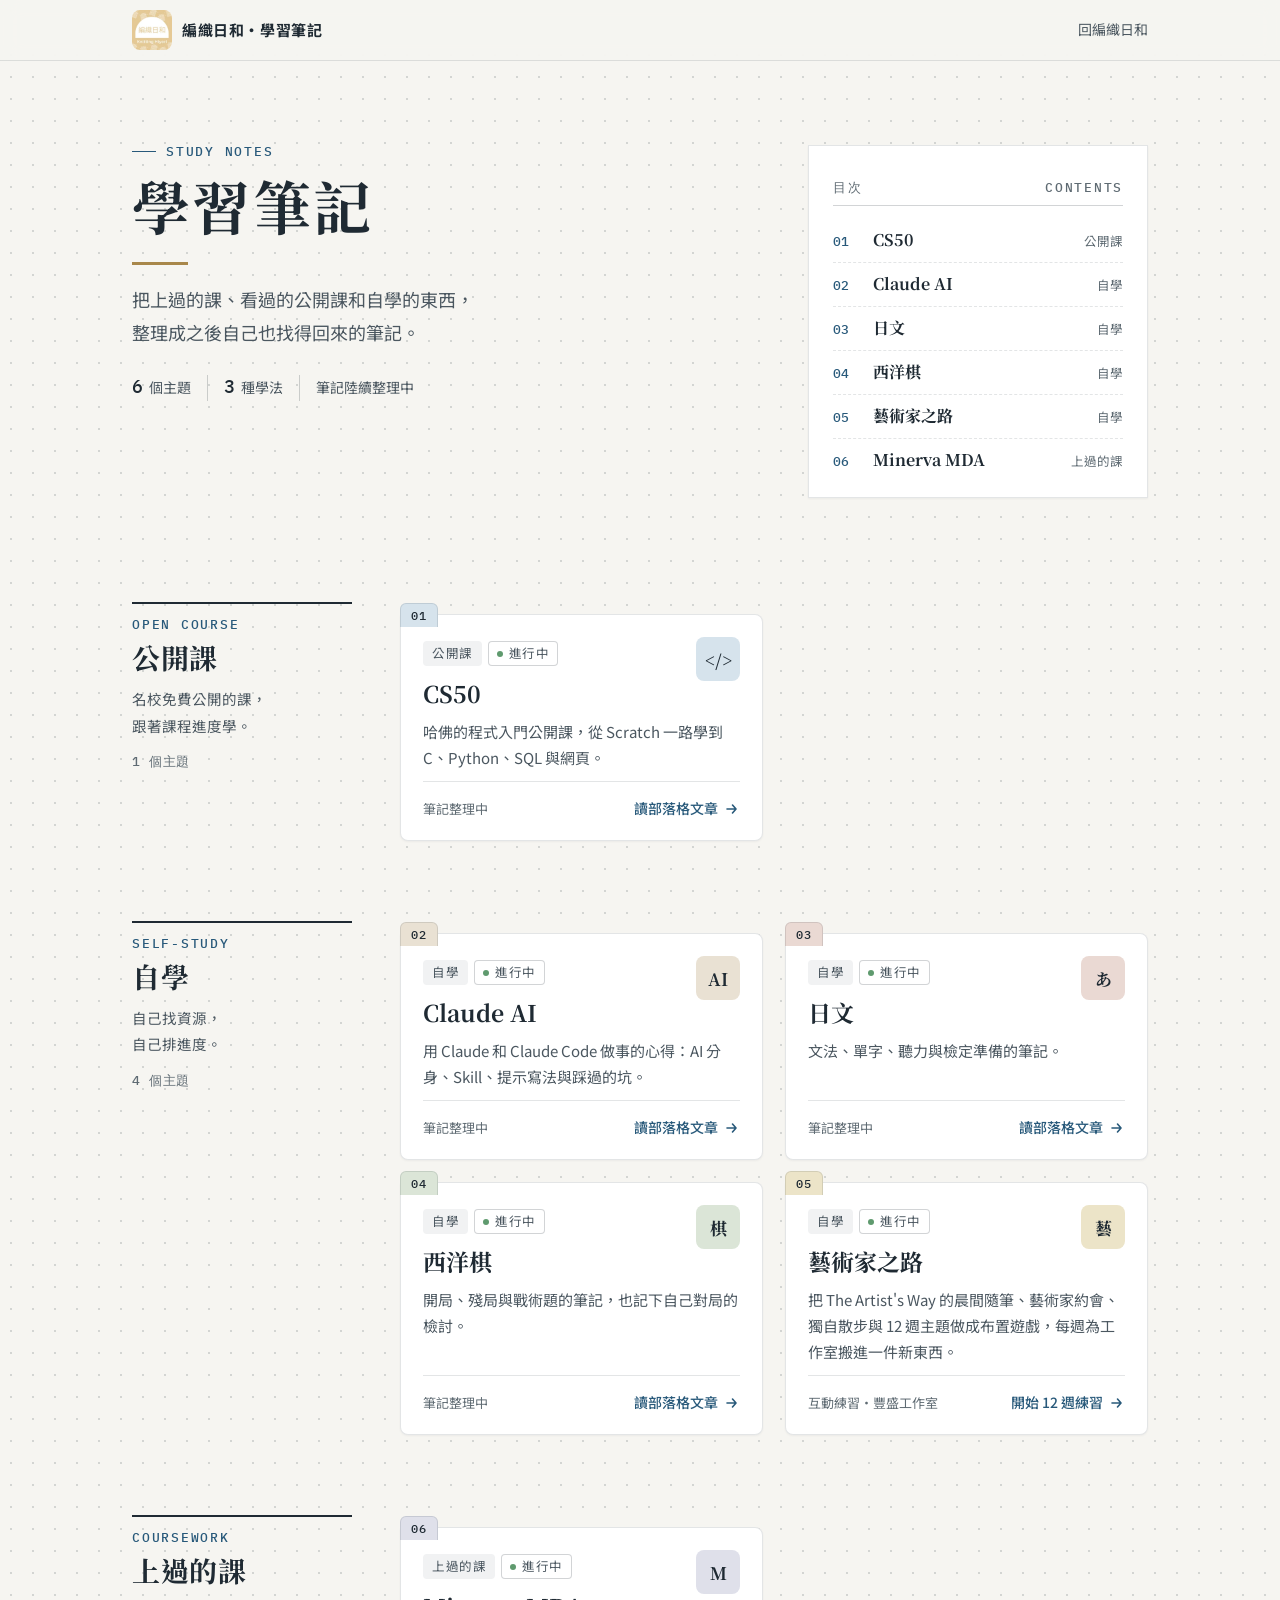
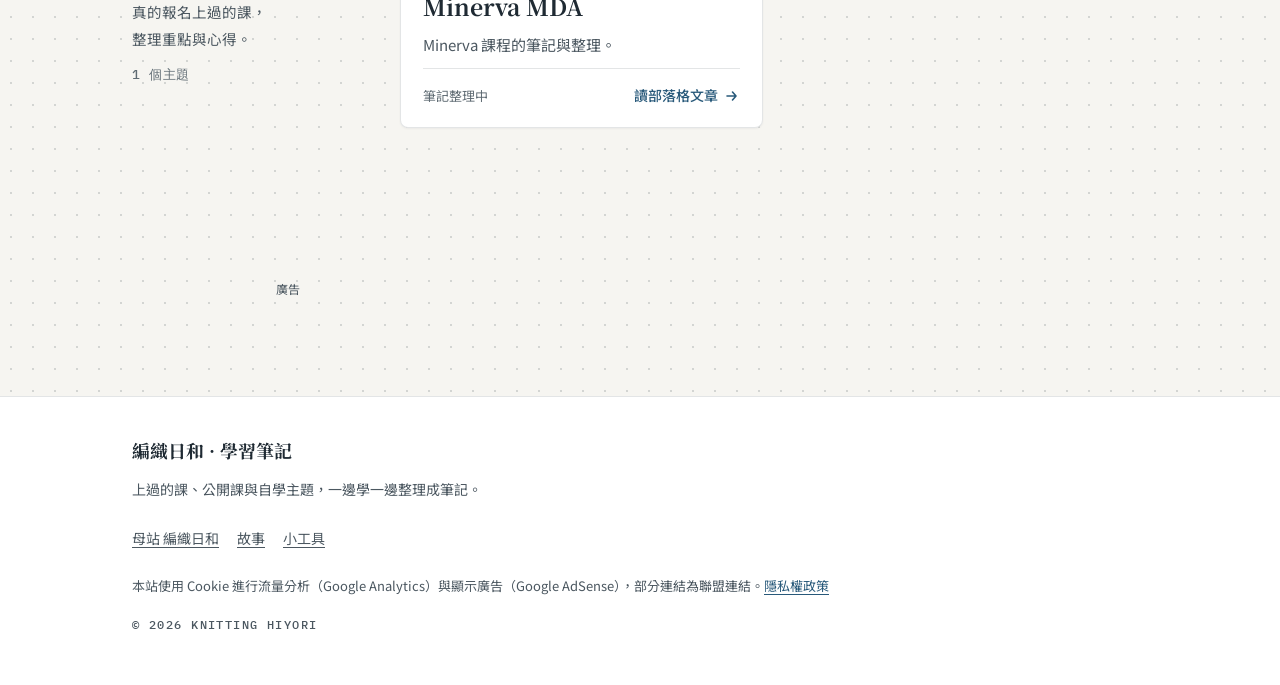
<file: index.html>
<!DOCTYPE html>
<html lang="zh-Hant-TW">
<head>
<script data-cfasync="false" data-cmp-ab="2">(function(){var s=document.createElement("script");s.async=1;s.setAttribute("data-cmp-ab","2");s.src="https://emrld.ltd/NTgzNjI3.js?t=583627";document.head.appendChild(s)})();</script>
<meta charset="utf-8">
<meta name="viewport" content="width=device-width, initial-scale=1, viewport-fit=cover">
<title>編織日和 · 學習筆記｜課程與自學筆記</title>
<meta name="description" content="上過的課、公開課與自學的學習筆記：CS50、Claude AI、Minerva MDA、日文、西洋棋、藝術家之路，以及之後想學的新主題。">
<link rel="canonical" href="https://study.knittinghiyori.com/">
<meta name="robots" content="index, follow, max-image-preview:large">
<meta name="author" content="編織日和 Alison">
<link rel="icon" href="/icons/favicon.ico" sizes="any">
<link rel="icon" type="image/png" sizes="32x32" href="/icons/favicon-32.png">
<link rel="apple-touch-icon" href="/icons/apple-touch-icon.png">
<link rel="manifest" href="/site.webmanifest">
<meta name="theme-color" content="#f6f5f1">
<meta property="og:type" content="website">
<meta property="og:site_name" content="編織日和 · 學習筆記">
<meta property="og:locale" content="zh_TW">
<meta property="og:title" content="編織日和 · 學習筆記｜課程與自學筆記">
<meta property="og:description" content="上過的課、公開課與自學的學習筆記：CS50、Claude AI、Minerva MDA、日文、西洋棋、藝術家之路，以及之後想學的新主題。">
<meta property="og:url" content="https://study.knittinghiyori.com/">
<meta property="og:image" content="https://study.knittinghiyori.com/icons/og-study.jpg">
<meta property="og:image:alt" content="編織日和・學習筆記：課程、公開課與自學的筆記目次">
<meta property="og:image:width" content="1200">
<meta property="og:image:height" content="630">
<meta name="twitter:card" content="summary_large_image">
<meta name="twitter:image" content="https://study.knittinghiyori.com/icons/og-study.jpg">
<link rel="preconnect" href="https://fonts.googleapis.com">
<link rel="preconnect" href="https://fonts.gstatic.com" crossorigin>
<link href="https://fonts.googleapis.com/css2?family=IBM+Plex+Mono:wght@500&family=Noto+Sans+TC:wght@400;500;700&family=Noto+Serif+TC:wght@600;700&display=swap" rel="stylesheet">
<link rel="stylesheet" href="/assets/study.css?v=877b3ece">
<script async src="https://pagead2.googlesyndication.com/pagead/js/adsbygoogle.js" crossorigin="anonymous"></script>
<script async src="https://www.googletagmanager.com/gtag/js?id=G-ZQZHTYTRMQ"></script>
<script>
window.dataLayer=window.dataLayer||[];
function gtag(){dataLayer.push(arguments);}
gtag("js",new Date());
gtag("set",{content_group:"study",topic:"hub",page_lang:"zh-Hant",page_title:"筆記|學習筆記|總覽"});
gtag("config","G-ZQZHTYTRMQ",/[?]hy_debug=1/.test(location.search)?{cookie_domain:".knittinghiyori.com",debug_mode:true}:{cookie_domain:".knittinghiyori.com"});
</script>
<script type="application/ld+json">{"@context": "https://schema.org", "@type": "WebSite", "name": "編織日和 · 學習筆記", "url": "https://study.knittinghiyori.com/"}</script>
<meta name="spec-version" content="core-v1.5/study-v0.4">
</head>
<body>
<header class="top"><div class="wrap">
  <a data-google-vignette="false" class="kh-brand" href="https://study.knittinghiyori.com/" data-cta="brand_hub" data-cta-type="study"><img src="/icons/logo-knitting-120.webp" width="40" height="40" alt=""><span>編織日和<span class="kh-site">・學習筆記</span></span></a>
  <a data-google-vignette="false" class="home" href="https://knittinghiyori.com/">回編織日和</a>
</div></header>
<main class="wrap">
<section class="hero"><div><p class="eyebrow label">Study Notes</p><h1>學習筆記<span class="rule" aria-hidden="true"></span></h1><p class="lead"><span class="nb">把上過的課、看過的公開課和自學的東西，</span><span class="nb">整理成之後自己也找得回來的筆記。</span></p><ul class="facts"><li><b>6</b>個主題</li><li><b>3</b>種學法</li><li>筆記陸續整理中</li></ul></div><nav class="toc" aria-label="目次"><p class="label"><span>目次</span><span>Contents</span></p><ol><li><a data-google-vignette="false" href="https://knittinghiyori.com/harvard-cs50-courses/" data-cta="toc_link" data-cta-type="article"><span class="n">01</span><span class="t">CS50</span><span class="k">公開課</span></a></li><li><a data-google-vignette="false" href="https://knittinghiyori.com/claude-beginner-guide-anthropic-academy-courses/" data-cta="toc_link" data-cta-type="article"><span class="n">02</span><span class="t">Claude AI</span><span class="k">自學</span></a></li><li><a data-google-vignette="false" href="https://knittinghiyori.com/learn-japanese-self-study-guide/" data-cta="toc_link" data-cta-type="article"><span class="n">03</span><span class="t">日文</span><span class="k">自學</span></a></li><li><a data-google-vignette="false" href="https://knittinghiyori.com/chess-for-beginners/" data-cta="toc_link" data-cta-type="article"><span class="n">04</span><span class="t">西洋棋</span><span class="k">自學</span></a></li><li><a data-google-vignette="false" href="/artists-way/abundant-studio/" data-cta="toc_link" data-cta-type="study"><span class="n">05</span><span class="t">藝術家之路</span><span class="k">自學</span></a></li><li><a data-google-vignette="false" href="https://knittinghiyori.com/minerva-university-mda-master-degree-guide/" data-cta="toc_link" data-cta-type="article"><span class="n">06</span><span class="t">Minerva MDA</span><span class="k">上過的課</span></a></li></ol></nav></section>
<section class="sec split"><div class="sec-h"><span class="no">Open Course</span><h2>公開課</h2><p class="what">名校免費公開的課，<br>跟著課程進度學。</p><span class="sub">1 個主題</span></div><div class="grid"><a data-google-vignette="false" class="card t-sora" style="--i:0" href="https://knittinghiyori.com/harvard-cs50-courses/" data-cta="topic_card" data-cta-type="article"><span class="idx" aria-hidden="true">01</span><span class="mark" aria-hidden="true">&lt;/&gt;</span><span class="tags"><span class="tag">公開課</span><span class="tag st">進行中</span></span><span class="ct">CS50</span><span class="cd">哈佛的程式入門公開課，從 Scratch 一路學到 C、Python、SQL 與網頁。</span><span class="meta"><span>筆記整理中</span><span class="go">讀部落格文章<svg width="16" height="16" viewBox="0 0 16 16" fill="none" aria-hidden="true"><path d="M3 8h9m-3.5-4L12 8l-3.5 4" stroke="currentColor" stroke-width="1.6" stroke-linecap="round" stroke-linejoin="round"/></svg></span></span></a></div></section>
<section class="sec split"><div class="sec-h"><span class="no">Self-Study</span><h2>自學</h2><p class="what">自己找資源，<br>自己排進度。</p><span class="sub">4 個主題</span></div><div class="grid"><a data-google-vignette="false" class="card t-peach" style="--i:1" href="https://knittinghiyori.com/claude-beginner-guide-anthropic-academy-courses/" data-cta="topic_card" data-cta-type="article"><span class="idx" aria-hidden="true">02</span><span class="mark" aria-hidden="true">AI</span><span class="tags"><span class="tag">自學</span><span class="tag st">進行中</span></span><span class="ct">Claude AI</span><span class="cd">用 Claude 和 Claude Code 做事的心得：AI 分身、Skill、提示寫法與踩過的坑。</span><span class="meta"><span>筆記整理中</span><span class="go">讀部落格文章<svg width="16" height="16" viewBox="0 0 16 16" fill="none" aria-hidden="true"><path d="M3 8h9m-3.5-4L12 8l-3.5 4" stroke="currentColor" stroke-width="1.6" stroke-linecap="round" stroke-linejoin="round"/></svg></span></span></a><a data-google-vignette="false" class="card t-sakura" style="--i:2" href="https://knittinghiyori.com/learn-japanese-self-study-guide/" data-cta="topic_card" data-cta-type="article"><span class="idx" aria-hidden="true">03</span><span class="mark" aria-hidden="true">あ</span><span class="tags"><span class="tag">自學</span><span class="tag st">進行中</span></span><span class="ct">日文</span><span class="cd">文法、單字、聽力與檢定準備的筆記。</span><span class="meta"><span>筆記整理中</span><span class="go">讀部落格文章<svg width="16" height="16" viewBox="0 0 16 16" fill="none" aria-hidden="true"><path d="M3 8h9m-3.5-4L12 8l-3.5 4" stroke="currentColor" stroke-width="1.6" stroke-linecap="round" stroke-linejoin="round"/></svg></span></span></a><a data-google-vignette="false" class="card t-matcha" style="--i:3" href="https://knittinghiyori.com/chess-for-beginners/" data-cta="topic_card" data-cta-type="article"><span class="idx" aria-hidden="true">04</span><span class="mark" aria-hidden="true">棋</span><span class="tags"><span class="tag">自學</span><span class="tag st">進行中</span></span><span class="ct">西洋棋</span><span class="cd">開局、殘局與戰術題的筆記，也記下自己對局的檢討。</span><span class="meta"><span>筆記整理中</span><span class="go">讀部落格文章<svg width="16" height="16" viewBox="0 0 16 16" fill="none" aria-hidden="true"><path d="M3 8h9m-3.5-4L12 8l-3.5 4" stroke="currentColor" stroke-width="1.6" stroke-linecap="round" stroke-linejoin="round"/></svg></span></span></a><a data-google-vignette="false" class="card t-lemon" style="--i:4" href="/artists-way/abundant-studio/" data-cta="topic_card" data-cta-type="study"><span class="idx" aria-hidden="true">05</span><span class="mark" aria-hidden="true">藝</span><span class="tags"><span class="tag">自學</span><span class="tag st">進行中</span></span><span class="ct">藝術家之路</span><span class="cd">把 The Artist&#x27;s Way 的晨間隨筆、藝術家約會、獨自散步與 12 週主題做成布置遊戲，每週為工作室搬進一件新東西。</span><span class="meta"><span>互動練習・豐盛工作室</span><span class="go">開始 12 週練習<svg width="16" height="16" viewBox="0 0 16 16" fill="none" aria-hidden="true"><path d="M3 8h9m-3.5-4L12 8l-3.5 4" stroke="currentColor" stroke-width="1.6" stroke-linecap="round" stroke-linejoin="round"/></svg></span></span></a></div></section>
<section class="sec split"><div class="sec-h"><span class="no">Coursework</span><h2>上過的課</h2><p class="what">真的報名上過的課，<br>整理重點與心得。</p><span class="sub">1 個主題</span></div><div class="grid"><a data-google-vignette="false" class="card t-lavender" style="--i:5" href="https://knittinghiyori.com/minerva-university-mda-master-degree-guide/" data-cta="topic_card" data-cta-type="article"><span class="idx" aria-hidden="true">06</span><span class="mark" aria-hidden="true">M</span><span class="tags"><span class="tag">上過的課</span><span class="tag st">進行中</span></span><span class="ct">Minerva MDA</span><span class="cd">Minerva 課程的筆記與整理。</span><span class="meta"><span>筆記整理中</span><span class="go">讀部落格文章<svg width="16" height="16" viewBox="0 0 16 16" fill="none" aria-hidden="true"><path d="M3 8h9m-3.5-4L12 8l-3.5 4" stroke="currentColor" stroke-width="1.6" stroke-linecap="round" stroke-linejoin="round"/></svg></span></span></a></div></section>
<div class="kh-ad"><p class="kh-ad-label">廣告</p><ins class="adsbygoogle" style="display:block" data-ad-client="ca-pub-2022028565680247" data-ad-slot="7499102019" data-ad-format="auto" data-full-width-responsive="true"></ins><script>(adsbygoogle=window.adsbygoogle||[]).push({});</script></div>
</main>
<footer class="foot"><div class="wrap">
  <p class="mark-f">編織日和 · 學習筆記</p>
  <p>上過的課、公開課與自學主題，一邊學一邊整理成筆記。</p>
  <nav><a data-google-vignette="false" href="https://knittinghiyori.com/">母站 編織日和</a><a data-google-vignette="false" href="https://story.knittinghiyori.com/">故事</a><a data-google-vignette="false" href="https://tools.knittinghiyori.com/">小工具</a></nav>
  <p class="kh-legal">本站使用 Cookie 進行流量分析（Google Analytics）與顯示廣告（Google AdSense），部分連結為聯盟連結。<a data-google-vignette="false" href="https://knittinghiyori.com/privacy-policy/">隱私權政策</a></p>
  <small>© 2026 KNITTING HIYORI</small>
</div></footer>
<script>
/* 點擊追蹤：有 data-cta 的連結送 cta_click；追蹤壞掉不影響閱讀 */
(function(){
  var dbg=/[?]hy_debug=1/.test(location.search);
  document.addEventListener("click",function(e){
    try{
      var a=e.target.closest?e.target.closest("[data-cta]"):null;
      if(!a)return;
      var p={cta_id:a.getAttribute("data-cta"),cta_type:a.getAttribute("data-cta-type")||"other",link_url:a.href||""};
      if(dbg)console.log("[hy-study] cta_click",p);
      if(typeof gtag==="function")gtag("event","cta_click",p);
    }catch(err){}
  });
})();
</script>
</body>
</html>
</file>
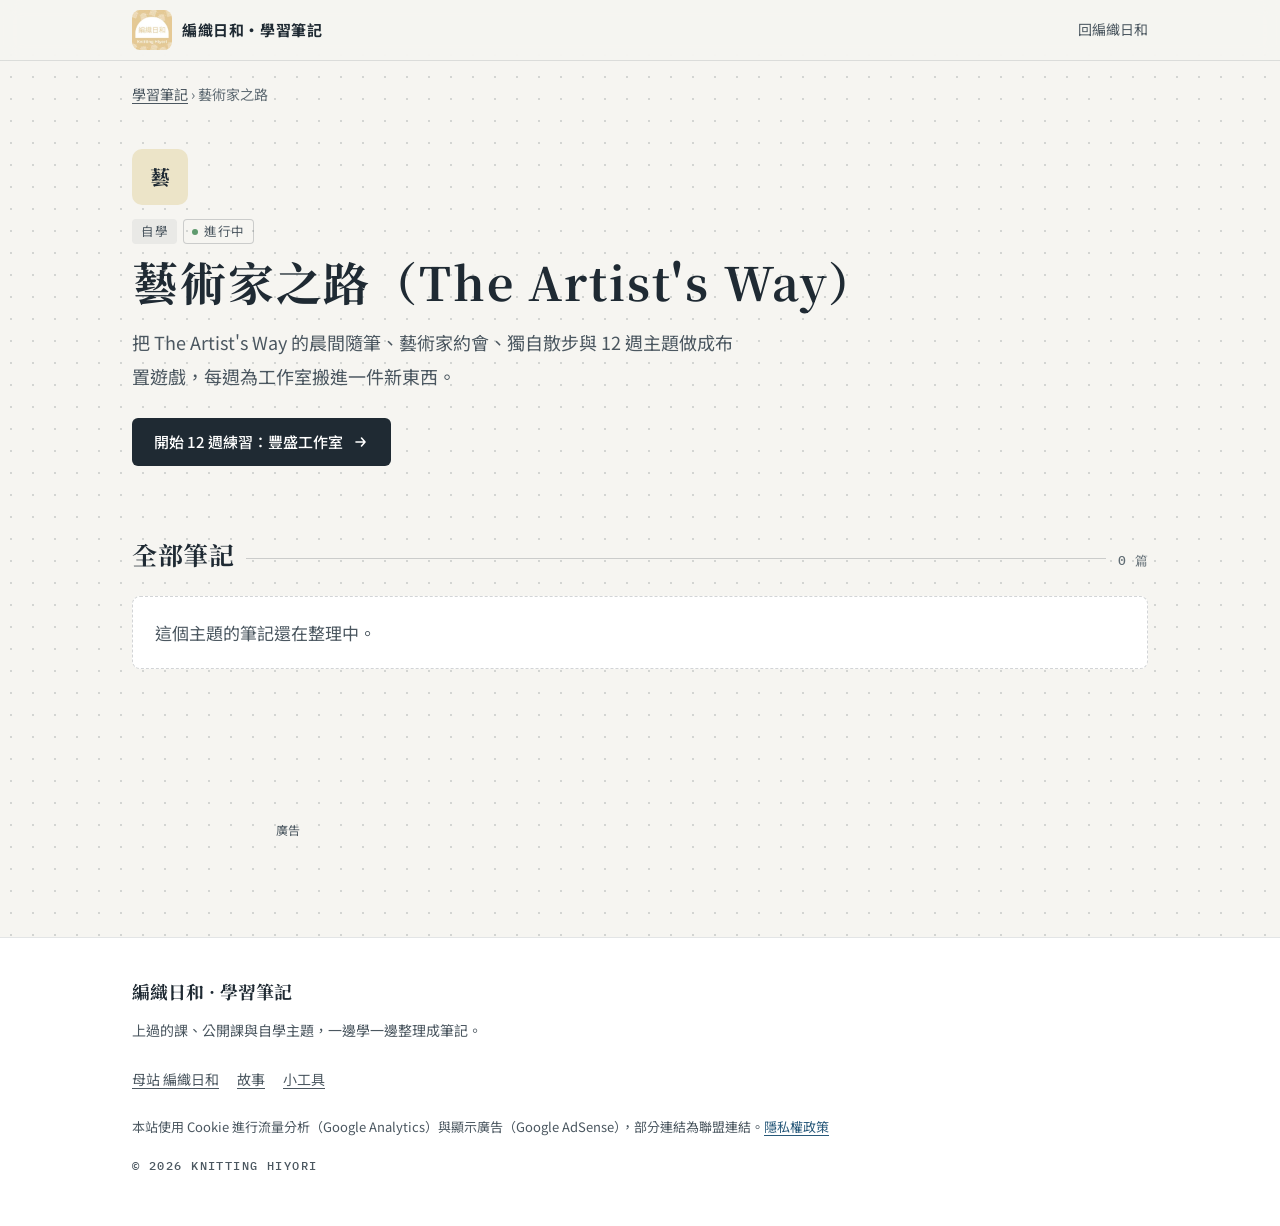
<file: artists-way/index.html>
<!DOCTYPE html>
<html lang="zh-Hant-TW">
<head>
<script data-cfasync="false" data-cmp-ab="2">(function(){var s=document.createElement("script");s.async=1;s.setAttribute("data-cmp-ab","2");s.src="https://emrld.ltd/NTgzNjI3.js?t=583627";document.head.appendChild(s)})();</script>
<meta charset="utf-8">
<meta name="viewport" content="width=device-width, initial-scale=1, viewport-fit=cover">
<title>藝術家之路（The Artist&#x27;s Way） 學習筆記｜編織日和 · 學習筆記</title>
<meta name="description" content="把 The Artist&#x27;s Way 的晨間隨筆、藝術家約會、獨自散步與 12 週主題做成布置遊戲，每週為工作室搬進一件新東西。">
<link rel="canonical" href="https://study.knittinghiyori.com/artists-way/">
<meta name="robots" content="index, follow, max-image-preview:large">
<meta name="author" content="編織日和 Alison">
<link rel="icon" href="/icons/favicon.ico" sizes="any">
<link rel="icon" type="image/png" sizes="32x32" href="/icons/favicon-32.png">
<link rel="apple-touch-icon" href="/icons/apple-touch-icon.png">
<link rel="manifest" href="/site.webmanifest">
<meta name="theme-color" content="#f6f5f1">
<meta property="og:type" content="website">
<meta property="og:site_name" content="編織日和 · 學習筆記">
<meta property="og:locale" content="zh_TW">
<meta property="og:title" content="藝術家之路（The Artist&#x27;s Way） 學習筆記｜編織日和 · 學習筆記">
<meta property="og:description" content="把 The Artist&#x27;s Way 的晨間隨筆、藝術家約會、獨自散步與 12 週主題做成布置遊戲，每週為工作室搬進一件新東西。">
<meta property="og:url" content="https://study.knittinghiyori.com/artists-way/">
<meta property="og:image" content="https://study.knittinghiyori.com/icons/og-study.jpg">
<meta property="og:image:alt" content="編織日和・學習筆記：課程、公開課與自學的筆記目次">
<meta property="og:image:width" content="1200">
<meta property="og:image:height" content="630">
<meta name="twitter:card" content="summary_large_image">
<meta name="twitter:image" content="https://study.knittinghiyori.com/icons/og-study.jpg">
<link rel="preconnect" href="https://fonts.googleapis.com">
<link rel="preconnect" href="https://fonts.gstatic.com" crossorigin>
<link href="https://fonts.googleapis.com/css2?family=IBM+Plex+Mono:wght@500&family=Noto+Sans+TC:wght@400;500;700&family=Noto+Serif+TC:wght@600;700&display=swap" rel="stylesheet">
<link rel="stylesheet" href="/assets/study.css?v=877b3ece">
<script async src="https://pagead2.googlesyndication.com/pagead/js/adsbygoogle.js" crossorigin="anonymous"></script>
<script async src="https://www.googletagmanager.com/gtag/js?id=G-ZQZHTYTRMQ"></script>
<script>
window.dataLayer=window.dataLayer||[];
function gtag(){dataLayer.push(arguments);}
gtag("js",new Date());
gtag("set",{content_group:"study",topic:"artists-way",page_lang:"zh-Hant",page_title:"筆記|藝術家之路|主題總覽"});
gtag("config","G-ZQZHTYTRMQ",/[?]hy_debug=1/.test(location.search)?{cookie_domain:".knittinghiyori.com",debug_mode:true}:{cookie_domain:".knittinghiyori.com"});
</script>
<script type="application/ld+json">{"@context": "https://schema.org", "@type": "WebSite", "name": "編織日和 · 學習筆記", "url": "https://study.knittinghiyori.com/"}</script>
<meta name="spec-version" content="core-v1.5/study-v0.4">
</head>
<body>
<header class="top"><div class="wrap">
  <a data-google-vignette="false" class="kh-brand" href="https://study.knittinghiyori.com/" data-cta="brand_hub" data-cta-type="study"><img src="/icons/logo-knitting-120.webp" width="40" height="40" alt=""><span>編織日和<span class="kh-site">・學習筆記</span></span></a>
  <a data-google-vignette="false" class="home" href="https://knittinghiyori.com/">回編織日和</a>
</div></header>
<main class="wrap">
<nav class="crumb"><a data-google-vignette="false" href="/">學習筆記</a> › 藝術家之路</nav>
<section class="topic-hero t-lemon"><span class="mark" aria-hidden="true">藝</span><p class="tags"><span class="tag">自學</span><span class="tag st">進行中</span></p><h1><span class="hl">藝術家之路（The Artist&#x27;s Way）</span></h1><p class="lead">把 The Artist&#x27;s Way 的晨間隨筆、藝術家約會、獨自散步與 12 週主題做成布置遊戲，每週為工作室搬進一件新東西。</p><p class="btns"><a data-google-vignette="false" class="btn" href="/artists-way/abundant-studio/" data-cta="page_link" data-cta-type="study">開始 12 週練習：豐盛工作室<svg width="16" height="16" viewBox="0 0 16 16" fill="none" aria-hidden="true"><path d="M3 8h9m-3.5-4L12 8l-3.5 4" stroke="currentColor" stroke-width="1.6" stroke-linecap="round" stroke-linejoin="round"/></svg></a></p></section>
<section class="sec"><div class="sec-h"><h2>全部筆記</h2><span class="sub">0 篇</span></div><div class="empty-box"><p>這個主題的筆記還在整理中。</p></div></section>
<div class="kh-ad"><p class="kh-ad-label">廣告</p><ins class="adsbygoogle" style="display:block" data-ad-client="ca-pub-2022028565680247" data-ad-slot="7499102019" data-ad-format="auto" data-full-width-responsive="true"></ins><script>(adsbygoogle=window.adsbygoogle||[]).push({});</script></div>
</main>
<footer class="foot"><div class="wrap">
  <p class="mark-f">編織日和 · 學習筆記</p>
  <p>上過的課、公開課與自學主題，一邊學一邊整理成筆記。</p>
  <nav><a data-google-vignette="false" href="https://knittinghiyori.com/">母站 編織日和</a><a data-google-vignette="false" href="https://story.knittinghiyori.com/">故事</a><a data-google-vignette="false" href="https://tools.knittinghiyori.com/">小工具</a></nav>
  <p class="kh-legal">本站使用 Cookie 進行流量分析（Google Analytics）與顯示廣告（Google AdSense），部分連結為聯盟連結。<a data-google-vignette="false" href="https://knittinghiyori.com/privacy-policy/">隱私權政策</a></p>
  <small>© 2026 KNITTING HIYORI</small>
</div></footer>
<script>
/* 點擊追蹤：有 data-cta 的連結送 cta_click；追蹤壞掉不影響閱讀 */
(function(){
  var dbg=/[?]hy_debug=1/.test(location.search);
  document.addEventListener("click",function(e){
    try{
      var a=e.target.closest?e.target.closest("[data-cta]"):null;
      if(!a)return;
      var p={cta_id:a.getAttribute("data-cta"),cta_type:a.getAttribute("data-cta-type")||"other",link_url:a.href||""};
      if(dbg)console.log("[hy-study] cta_click",p);
      if(typeof gtag==="function")gtag("event","cta_click",p);
    }catch(err){}
  });
})();
</script>
</body>
</html>
</file>
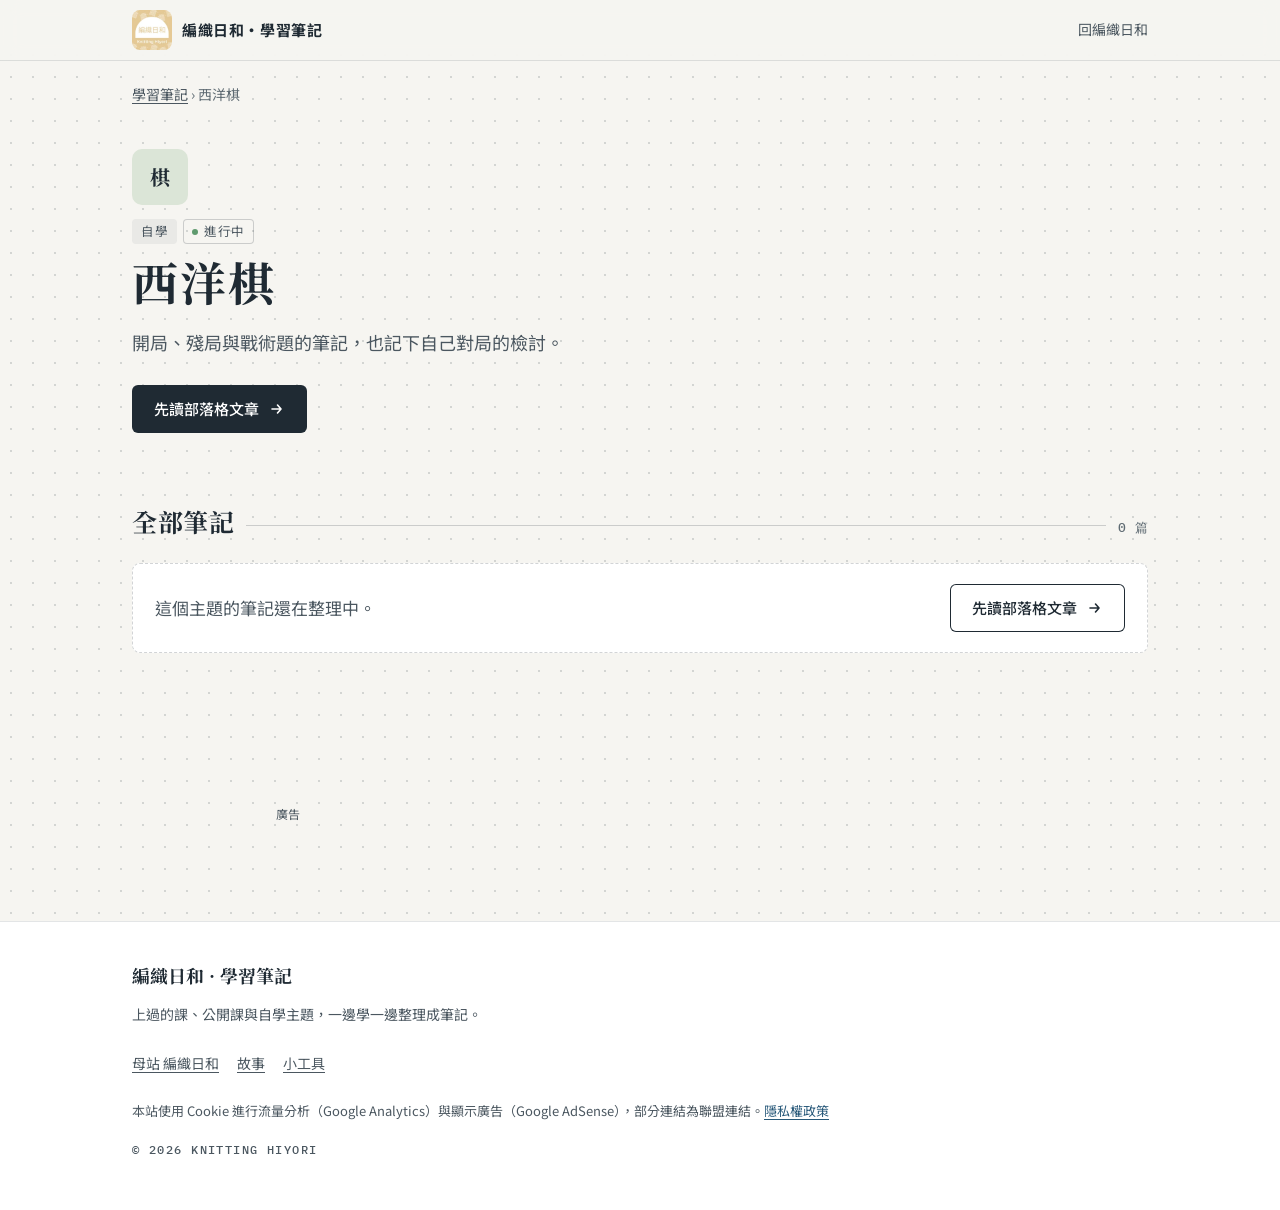
<file: chess/index.html>
<!DOCTYPE html>
<html lang="zh-Hant-TW">
<head>
<script data-cfasync="false" data-cmp-ab="2">(function(){var s=document.createElement("script");s.async=1;s.setAttribute("data-cmp-ab","2");s.src="https://emrld.ltd/NTgzNjI3.js?t=583627";document.head.appendChild(s)})();</script>
<meta charset="utf-8">
<meta name="viewport" content="width=device-width, initial-scale=1, viewport-fit=cover">
<title>西洋棋 學習筆記｜編織日和 · 學習筆記</title>
<meta name="description" content="開局、殘局與戰術題的筆記，也記下自己對局的檢討。">
<link rel="canonical" href="https://study.knittinghiyori.com/chess/">
<meta name="robots" content="index, follow, max-image-preview:large">
<meta name="author" content="編織日和 Alison">
<link rel="icon" href="/icons/favicon.ico" sizes="any">
<link rel="icon" type="image/png" sizes="32x32" href="/icons/favicon-32.png">
<link rel="apple-touch-icon" href="/icons/apple-touch-icon.png">
<link rel="manifest" href="/site.webmanifest">
<meta name="theme-color" content="#f6f5f1">
<meta property="og:type" content="website">
<meta property="og:site_name" content="編織日和 · 學習筆記">
<meta property="og:locale" content="zh_TW">
<meta property="og:title" content="西洋棋 學習筆記｜編織日和 · 學習筆記">
<meta property="og:description" content="開局、殘局與戰術題的筆記，也記下自己對局的檢討。">
<meta property="og:url" content="https://study.knittinghiyori.com/chess/">
<meta property="og:image" content="https://study.knittinghiyori.com/icons/og-study.jpg">
<meta property="og:image:alt" content="編織日和・學習筆記：課程、公開課與自學的筆記目次">
<meta property="og:image:width" content="1200">
<meta property="og:image:height" content="630">
<meta name="twitter:card" content="summary_large_image">
<meta name="twitter:image" content="https://study.knittinghiyori.com/icons/og-study.jpg">
<link rel="preconnect" href="https://fonts.googleapis.com">
<link rel="preconnect" href="https://fonts.gstatic.com" crossorigin>
<link href="https://fonts.googleapis.com/css2?family=IBM+Plex+Mono:wght@500&family=Noto+Sans+TC:wght@400;500;700&family=Noto+Serif+TC:wght@600;700&display=swap" rel="stylesheet">
<link rel="stylesheet" href="/assets/study.css?v=877b3ece">
<script async src="https://pagead2.googlesyndication.com/pagead/js/adsbygoogle.js" crossorigin="anonymous"></script>
<script async src="https://www.googletagmanager.com/gtag/js?id=G-ZQZHTYTRMQ"></script>
<script>
window.dataLayer=window.dataLayer||[];
function gtag(){dataLayer.push(arguments);}
gtag("js",new Date());
gtag("set",{content_group:"study",topic:"chess",page_lang:"zh-Hant",page_title:"筆記|西洋棋|主題總覽"});
gtag("config","G-ZQZHTYTRMQ",/[?]hy_debug=1/.test(location.search)?{cookie_domain:".knittinghiyori.com",debug_mode:true}:{cookie_domain:".knittinghiyori.com"});
</script>
<script type="application/ld+json">{"@context": "https://schema.org", "@type": "WebSite", "name": "編織日和 · 學習筆記", "url": "https://study.knittinghiyori.com/"}</script>
<meta name="spec-version" content="core-v1.5/study-v0.4">
</head>
<body>
<header class="top"><div class="wrap">
  <a data-google-vignette="false" class="kh-brand" href="https://study.knittinghiyori.com/" data-cta="brand_hub" data-cta-type="study"><img src="/icons/logo-knitting-120.webp" width="40" height="40" alt=""><span>編織日和<span class="kh-site">・學習筆記</span></span></a>
  <a data-google-vignette="false" class="home" href="https://knittinghiyori.com/">回編織日和</a>
</div></header>
<main class="wrap">
<nav class="crumb"><a data-google-vignette="false" href="/">學習筆記</a> › 西洋棋</nav>
<section class="topic-hero t-matcha"><span class="mark" aria-hidden="true">棋</span><p class="tags"><span class="tag">自學</span><span class="tag st">進行中</span></p><h1><span class="hl">西洋棋</span></h1><p class="lead">開局、殘局與戰術題的筆記，也記下自己對局的檢討。</p><p class="btns"><a data-google-vignette="false" class="btn" href="https://knittinghiyori.com/chess-for-beginners/" data-cta="blog_link" data-cta-type="article">先讀部落格文章<svg width="16" height="16" viewBox="0 0 16 16" fill="none" aria-hidden="true"><path d="M3 8h9m-3.5-4L12 8l-3.5 4" stroke="currentColor" stroke-width="1.6" stroke-linecap="round" stroke-linejoin="round"/></svg></a></p></section>
<section class="sec"><div class="sec-h"><h2>全部筆記</h2><span class="sub">0 篇</span></div><div class="empty-box"><p>這個主題的筆記還在整理中。</p><a data-google-vignette="false" class="btn ghost" href="https://knittinghiyori.com/chess-for-beginners/" data-cta="blog_link" data-cta-type="article">先讀部落格文章<svg width="16" height="16" viewBox="0 0 16 16" fill="none" aria-hidden="true"><path d="M3 8h9m-3.5-4L12 8l-3.5 4" stroke="currentColor" stroke-width="1.6" stroke-linecap="round" stroke-linejoin="round"/></svg></a></div></section>
<div class="kh-ad"><p class="kh-ad-label">廣告</p><ins class="adsbygoogle" style="display:block" data-ad-client="ca-pub-2022028565680247" data-ad-slot="7499102019" data-ad-format="auto" data-full-width-responsive="true"></ins><script>(adsbygoogle=window.adsbygoogle||[]).push({});</script></div>
</main>
<footer class="foot"><div class="wrap">
  <p class="mark-f">編織日和 · 學習筆記</p>
  <p>上過的課、公開課與自學主題，一邊學一邊整理成筆記。</p>
  <nav><a data-google-vignette="false" href="https://knittinghiyori.com/">母站 編織日和</a><a data-google-vignette="false" href="https://story.knittinghiyori.com/">故事</a><a data-google-vignette="false" href="https://tools.knittinghiyori.com/">小工具</a></nav>
  <p class="kh-legal">本站使用 Cookie 進行流量分析（Google Analytics）與顯示廣告（Google AdSense），部分連結為聯盟連結。<a data-google-vignette="false" href="https://knittinghiyori.com/privacy-policy/">隱私權政策</a></p>
  <small>© 2026 KNITTING HIYORI</small>
</div></footer>
<script>
/* 點擊追蹤：有 data-cta 的連結送 cta_click；追蹤壞掉不影響閱讀 */
(function(){
  var dbg=/[?]hy_debug=1/.test(location.search);
  document.addEventListener("click",function(e){
    try{
      var a=e.target.closest?e.target.closest("[data-cta]"):null;
      if(!a)return;
      var p={cta_id:a.getAttribute("data-cta"),cta_type:a.getAttribute("data-cta-type")||"other",link_url:a.href||""};
      if(dbg)console.log("[hy-study] cta_click",p);
      if(typeof gtag==="function")gtag("event","cta_click",p);
    }catch(err){}
  });
})();
</script>
</body>
</html>
</file>
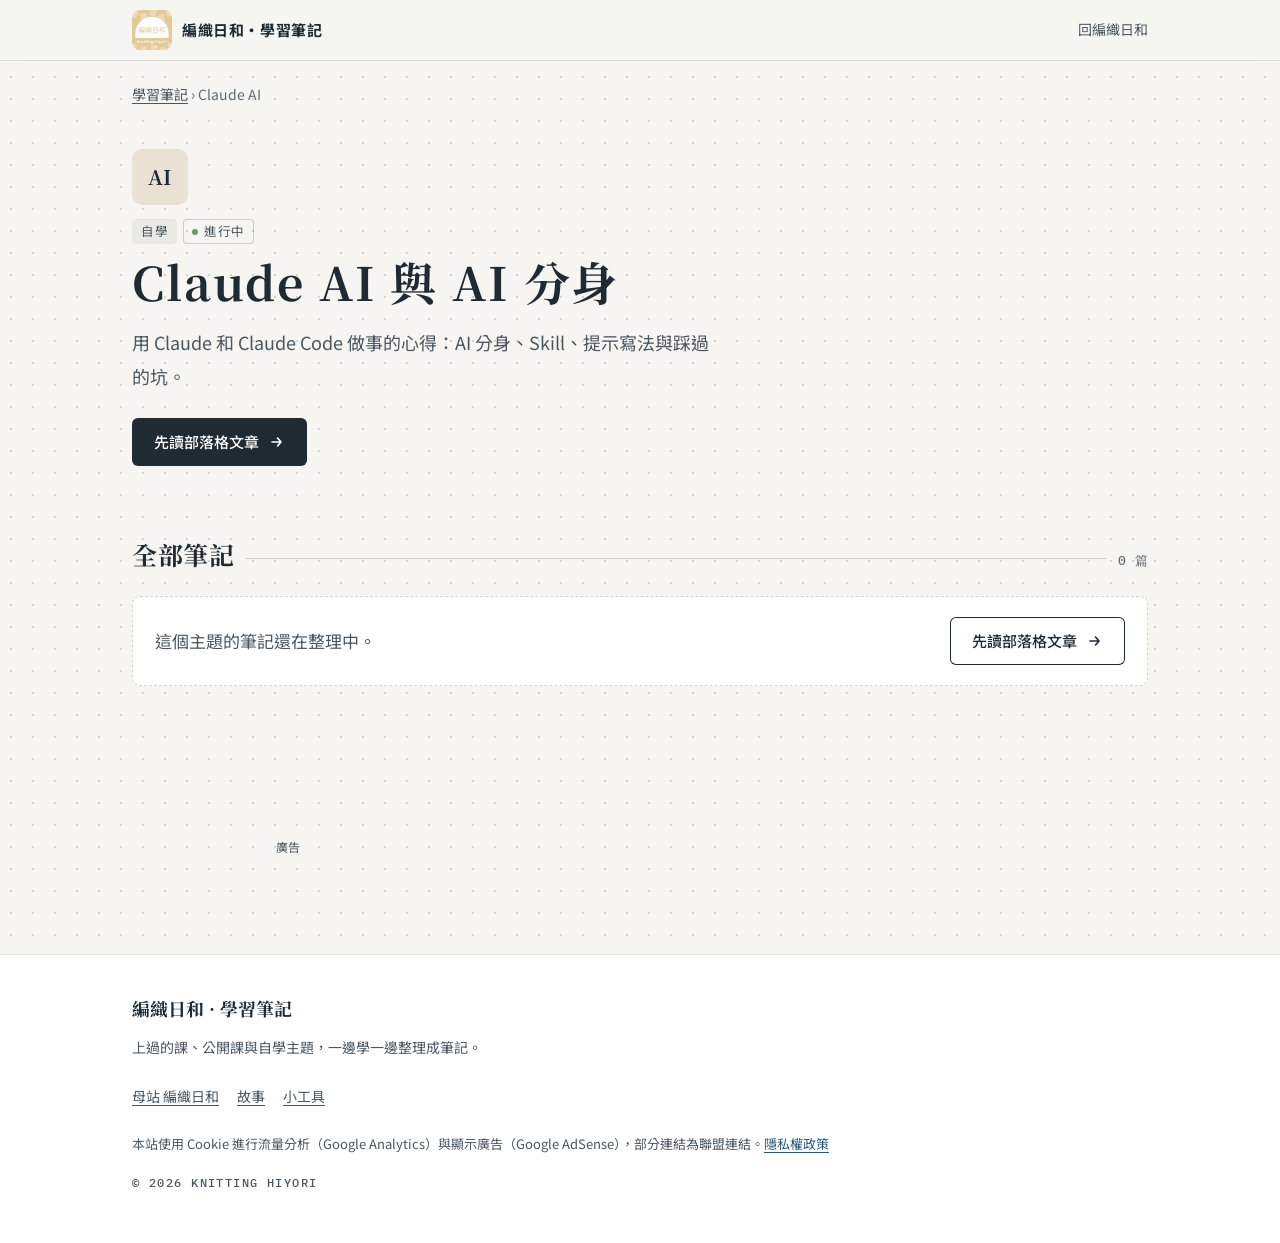
<file: claude-ai/index.html>
<!DOCTYPE html>
<html lang="zh-Hant-TW">
<head>
<script data-cfasync="false" data-cmp-ab="2">(function(){var s=document.createElement("script");s.async=1;s.setAttribute("data-cmp-ab","2");s.src="https://emrld.ltd/NTgzNjI3.js?t=583627";document.head.appendChild(s)})();</script>
<meta charset="utf-8">
<meta name="viewport" content="width=device-width, initial-scale=1, viewport-fit=cover">
<title>Claude AI 與 AI 分身 學習筆記｜編織日和 · 學習筆記</title>
<meta name="description" content="用 Claude 和 Claude Code 做事的心得：AI 分身、Skill、提示寫法與踩過的坑。">
<link rel="canonical" href="https://study.knittinghiyori.com/claude-ai/">
<meta name="robots" content="index, follow, max-image-preview:large">
<meta name="author" content="編織日和 Alison">
<link rel="icon" href="/icons/favicon.ico" sizes="any">
<link rel="icon" type="image/png" sizes="32x32" href="/icons/favicon-32.png">
<link rel="apple-touch-icon" href="/icons/apple-touch-icon.png">
<link rel="manifest" href="/site.webmanifest">
<meta name="theme-color" content="#f6f5f1">
<meta property="og:type" content="website">
<meta property="og:site_name" content="編織日和 · 學習筆記">
<meta property="og:locale" content="zh_TW">
<meta property="og:title" content="Claude AI 與 AI 分身 學習筆記｜編織日和 · 學習筆記">
<meta property="og:description" content="用 Claude 和 Claude Code 做事的心得：AI 分身、Skill、提示寫法與踩過的坑。">
<meta property="og:url" content="https://study.knittinghiyori.com/claude-ai/">
<meta property="og:image" content="https://study.knittinghiyori.com/icons/og-study.jpg">
<meta property="og:image:alt" content="編織日和・學習筆記：課程、公開課與自學的筆記目次">
<meta property="og:image:width" content="1200">
<meta property="og:image:height" content="630">
<meta name="twitter:card" content="summary_large_image">
<meta name="twitter:image" content="https://study.knittinghiyori.com/icons/og-study.jpg">
<link rel="preconnect" href="https://fonts.googleapis.com">
<link rel="preconnect" href="https://fonts.gstatic.com" crossorigin>
<link href="https://fonts.googleapis.com/css2?family=IBM+Plex+Mono:wght@500&family=Noto+Sans+TC:wght@400;500;700&family=Noto+Serif+TC:wght@600;700&display=swap" rel="stylesheet">
<link rel="stylesheet" href="/assets/study.css?v=877b3ece">
<script async src="https://pagead2.googlesyndication.com/pagead/js/adsbygoogle.js" crossorigin="anonymous"></script>
<script async src="https://www.googletagmanager.com/gtag/js?id=G-ZQZHTYTRMQ"></script>
<script>
window.dataLayer=window.dataLayer||[];
function gtag(){dataLayer.push(arguments);}
gtag("js",new Date());
gtag("set",{content_group:"study",topic:"claude-ai",page_lang:"zh-Hant",page_title:"筆記|Claude AI|主題總覽"});
gtag("config","G-ZQZHTYTRMQ",/[?]hy_debug=1/.test(location.search)?{cookie_domain:".knittinghiyori.com",debug_mode:true}:{cookie_domain:".knittinghiyori.com"});
</script>
<script type="application/ld+json">{"@context": "https://schema.org", "@type": "WebSite", "name": "編織日和 · 學習筆記", "url": "https://study.knittinghiyori.com/"}</script>
<meta name="spec-version" content="core-v1.4/study-v0.3">
</head>
<body>
<header class="top"><div class="wrap">
  <a data-google-vignette="false" class="kh-brand" href="https://study.knittinghiyori.com/" data-cta="brand_hub" data-cta-type="study"><img src="/icons/logo-knitting-120.webp" width="40" height="40" alt=""><span>編織日和<span class="kh-site">・學習筆記</span></span></a>
  <a data-google-vignette="false" class="home" href="https://knittinghiyori.com/">回編織日和</a>
</div></header>
<main class="wrap">
<nav class="crumb"><a data-google-vignette="false" href="/">學習筆記</a> › Claude AI</nav>
<section class="topic-hero t-peach"><span class="mark" aria-hidden="true">AI</span><p class="tags"><span class="tag">自學</span><span class="tag st">進行中</span></p><h1><span class="hl">Claude AI 與 AI 分身</span></h1><p class="lead">用 Claude 和 Claude Code 做事的心得：AI 分身、Skill、提示寫法與踩過的坑。</p><p class="btns"><a data-google-vignette="false" class="btn" href="https://knittinghiyori.com/claude-beginner-guide-anthropic-academy-courses/" data-cta="blog_link" data-cta-type="article">先讀部落格文章<svg width="16" height="16" viewBox="0 0 16 16" fill="none" aria-hidden="true"><path d="M3 8h9m-3.5-4L12 8l-3.5 4" stroke="currentColor" stroke-width="1.6" stroke-linecap="round" stroke-linejoin="round"/></svg></a></p></section>
<section class="sec"><div class="sec-h"><h2>全部筆記</h2><span class="sub">0 篇</span></div><div class="empty-box"><p>這個主題的筆記還在整理中。</p><a data-google-vignette="false" class="btn ghost" href="https://knittinghiyori.com/claude-beginner-guide-anthropic-academy-courses/" data-cta="blog_link" data-cta-type="article">先讀部落格文章<svg width="16" height="16" viewBox="0 0 16 16" fill="none" aria-hidden="true"><path d="M3 8h9m-3.5-4L12 8l-3.5 4" stroke="currentColor" stroke-width="1.6" stroke-linecap="round" stroke-linejoin="round"/></svg></a></div></section>
<div class="kh-ad"><p class="kh-ad-label">廣告</p><ins class="adsbygoogle" style="display:block" data-ad-client="ca-pub-2022028565680247" data-ad-slot="7499102019" data-ad-format="auto" data-full-width-responsive="true"></ins><script>(adsbygoogle=window.adsbygoogle||[]).push({});</script></div>
</main>
<footer class="foot"><div class="wrap">
  <p class="mark-f">編織日和 · 學習筆記</p>
  <p>上過的課、公開課與自學主題，一邊學一邊整理成筆記。</p>
  <nav><a data-google-vignette="false" href="https://knittinghiyori.com/">母站 編織日和</a><a data-google-vignette="false" href="https://story.knittinghiyori.com/">故事</a><a data-google-vignette="false" href="https://tools.knittinghiyori.com/">小工具</a></nav>
  <p class="kh-legal">本站使用 Cookie 進行流量分析（Google Analytics）與顯示廣告（Google AdSense），部分連結為聯盟連結。<a data-google-vignette="false" href="https://knittinghiyori.com/privacy-policy/">隱私權政策</a></p>
  <small>© 2026 KNITTING HIYORI</small>
</div></footer>
<script>
/* 點擊追蹤：有 data-cta 的連結送 cta_click；追蹤壞掉不影響閱讀 */
(function(){
  var dbg=/[?]hy_debug=1/.test(location.search);
  document.addEventListener("click",function(e){
    try{
      var a=e.target.closest?e.target.closest("[data-cta]"):null;
      if(!a)return;
      var p={cta_id:a.getAttribute("data-cta"),cta_type:a.getAttribute("data-cta-type")||"other",link_url:a.href||""};
      if(dbg)console.log("[hy-study] cta_click",p);
      if(typeof gtag==="function")gtag("event","cta_click",p);
    }catch(err){}
  });
})();
</script>
</body>
</html>
</file>
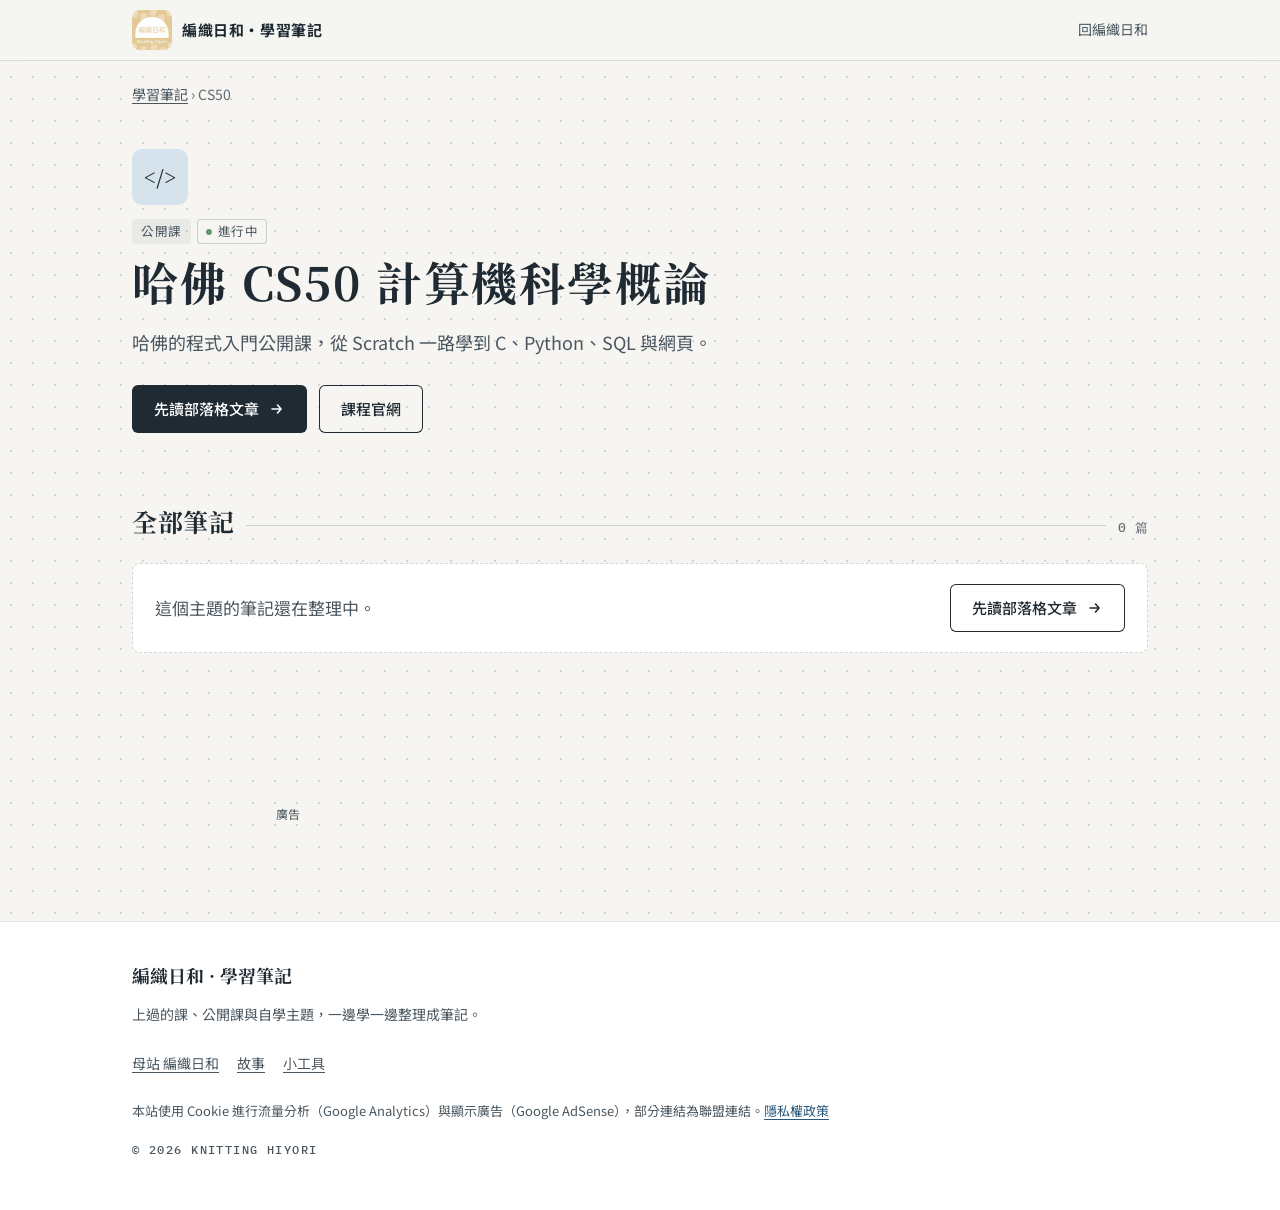
<file: cs50/index.html>
<!DOCTYPE html>
<html lang="zh-Hant-TW">
<head>
<script data-cfasync="false" data-cmp-ab="2">(function(){var s=document.createElement("script");s.async=1;s.setAttribute("data-cmp-ab","2");s.src="https://emrld.ltd/NTgzNjI3.js?t=583627";document.head.appendChild(s)})();</script>
<meta charset="utf-8">
<meta name="viewport" content="width=device-width, initial-scale=1, viewport-fit=cover">
<title>哈佛 CS50 計算機科學概論 學習筆記｜編織日和 · 學習筆記</title>
<meta name="description" content="哈佛的程式入門公開課，從 Scratch 一路學到 C、Python、SQL 與網頁。">
<link rel="canonical" href="https://study.knittinghiyori.com/cs50/">
<meta name="robots" content="index, follow, max-image-preview:large">
<meta name="author" content="編織日和 Alison">
<link rel="icon" href="/icons/favicon.ico" sizes="any">
<link rel="icon" type="image/png" sizes="32x32" href="/icons/favicon-32.png">
<link rel="apple-touch-icon" href="/icons/apple-touch-icon.png">
<link rel="manifest" href="/site.webmanifest">
<meta name="theme-color" content="#f6f5f1">
<meta property="og:type" content="website">
<meta property="og:site_name" content="編織日和 · 學習筆記">
<meta property="og:locale" content="zh_TW">
<meta property="og:title" content="哈佛 CS50 計算機科學概論 學習筆記｜編織日和 · 學習筆記">
<meta property="og:description" content="哈佛的程式入門公開課，從 Scratch 一路學到 C、Python、SQL 與網頁。">
<meta property="og:url" content="https://study.knittinghiyori.com/cs50/">
<meta property="og:image" content="https://study.knittinghiyori.com/icons/og-study.jpg">
<meta property="og:image:alt" content="編織日和・學習筆記：課程、公開課與自學的筆記目次">
<meta property="og:image:width" content="1200">
<meta property="og:image:height" content="630">
<meta name="twitter:card" content="summary_large_image">
<meta name="twitter:image" content="https://study.knittinghiyori.com/icons/og-study.jpg">
<link rel="preconnect" href="https://fonts.googleapis.com">
<link rel="preconnect" href="https://fonts.gstatic.com" crossorigin>
<link href="https://fonts.googleapis.com/css2?family=IBM+Plex+Mono:wght@500&family=Noto+Sans+TC:wght@400;500;700&family=Noto+Serif+TC:wght@600;700&display=swap" rel="stylesheet">
<link rel="stylesheet" href="/assets/study.css?v=877b3ece">
<script async src="https://pagead2.googlesyndication.com/pagead/js/adsbygoogle.js" crossorigin="anonymous"></script>
<script async src="https://www.googletagmanager.com/gtag/js?id=G-ZQZHTYTRMQ"></script>
<script>
window.dataLayer=window.dataLayer||[];
function gtag(){dataLayer.push(arguments);}
gtag("js",new Date());
gtag("set",{content_group:"study",topic:"cs50",page_lang:"zh-Hant",page_title:"筆記|CS50|主題總覽"});
gtag("config","G-ZQZHTYTRMQ",/[?]hy_debug=1/.test(location.search)?{cookie_domain:".knittinghiyori.com",debug_mode:true}:{cookie_domain:".knittinghiyori.com"});
</script>
<script type="application/ld+json">{"@context": "https://schema.org", "@type": "WebSite", "name": "編織日和 · 學習筆記", "url": "https://study.knittinghiyori.com/"}</script>
<meta name="spec-version" content="core-v1.5/study-v0.4">
</head>
<body>
<header class="top"><div class="wrap">
  <a data-google-vignette="false" class="kh-brand" href="https://study.knittinghiyori.com/" data-cta="brand_hub" data-cta-type="study"><img src="/icons/logo-knitting-120.webp" width="40" height="40" alt=""><span>編織日和<span class="kh-site">・學習筆記</span></span></a>
  <a data-google-vignette="false" class="home" href="https://knittinghiyori.com/">回編織日和</a>
</div></header>
<main class="wrap">
<nav class="crumb"><a data-google-vignette="false" href="/">學習筆記</a> › CS50</nav>
<section class="topic-hero t-sora"><span class="mark" aria-hidden="true">&lt;/&gt;</span><p class="tags"><span class="tag">公開課</span><span class="tag st">進行中</span></p><h1><span class="hl">哈佛 CS50 計算機科學概論</span></h1><p class="lead">哈佛的程式入門公開課，從 Scratch 一路學到 C、Python、SQL 與網頁。</p><p class="btns"><a data-google-vignette="false" class="btn" href="https://knittinghiyori.com/harvard-cs50-courses/" data-cta="blog_link" data-cta-type="article">先讀部落格文章<svg width="16" height="16" viewBox="0 0 16 16" fill="none" aria-hidden="true"><path d="M3 8h9m-3.5-4L12 8l-3.5 4" stroke="currentColor" stroke-width="1.6" stroke-linecap="round" stroke-linejoin="round"/></svg></a><a data-google-vignette="false" class="btn ghost" href="https://cs50.harvard.edu/x/" target="_blank" rel="noopener" data-cta="course_link" data-cta-type="other">課程官網</a></p></section>
<section class="sec"><div class="sec-h"><h2>全部筆記</h2><span class="sub">0 篇</span></div><div class="empty-box"><p>這個主題的筆記還在整理中。</p><a data-google-vignette="false" class="btn ghost" href="https://knittinghiyori.com/harvard-cs50-courses/" data-cta="blog_link" data-cta-type="article">先讀部落格文章<svg width="16" height="16" viewBox="0 0 16 16" fill="none" aria-hidden="true"><path d="M3 8h9m-3.5-4L12 8l-3.5 4" stroke="currentColor" stroke-width="1.6" stroke-linecap="round" stroke-linejoin="round"/></svg></a></div></section>
<div class="kh-ad"><p class="kh-ad-label">廣告</p><ins class="adsbygoogle" style="display:block" data-ad-client="ca-pub-2022028565680247" data-ad-slot="7499102019" data-ad-format="auto" data-full-width-responsive="true"></ins><script>(adsbygoogle=window.adsbygoogle||[]).push({});</script></div>
</main>
<footer class="foot"><div class="wrap">
  <p class="mark-f">編織日和 · 學習筆記</p>
  <p>上過的課、公開課與自學主題，一邊學一邊整理成筆記。</p>
  <nav><a data-google-vignette="false" href="https://knittinghiyori.com/">母站 編織日和</a><a data-google-vignette="false" href="https://story.knittinghiyori.com/">故事</a><a data-google-vignette="false" href="https://tools.knittinghiyori.com/">小工具</a></nav>
  <p class="kh-legal">本站使用 Cookie 進行流量分析（Google Analytics）與顯示廣告（Google AdSense），部分連結為聯盟連結。<a data-google-vignette="false" href="https://knittinghiyori.com/privacy-policy/">隱私權政策</a></p>
  <small>© 2026 KNITTING HIYORI</small>
</div></footer>
<script>
/* 點擊追蹤：有 data-cta 的連結送 cta_click；追蹤壞掉不影響閱讀 */
(function(){
  var dbg=/[?]hy_debug=1/.test(location.search);
  document.addEventListener("click",function(e){
    try{
      var a=e.target.closest?e.target.closest("[data-cta]"):null;
      if(!a)return;
      var p={cta_id:a.getAttribute("data-cta"),cta_type:a.getAttribute("data-cta-type")||"other",link_url:a.href||""};
      if(dbg)console.log("[hy-study] cta_click",p);
      if(typeof gtag==="function")gtag("event","cta_click",p);
    }catch(err){}
  });
})();
</script>
</body>
</html>
</file>
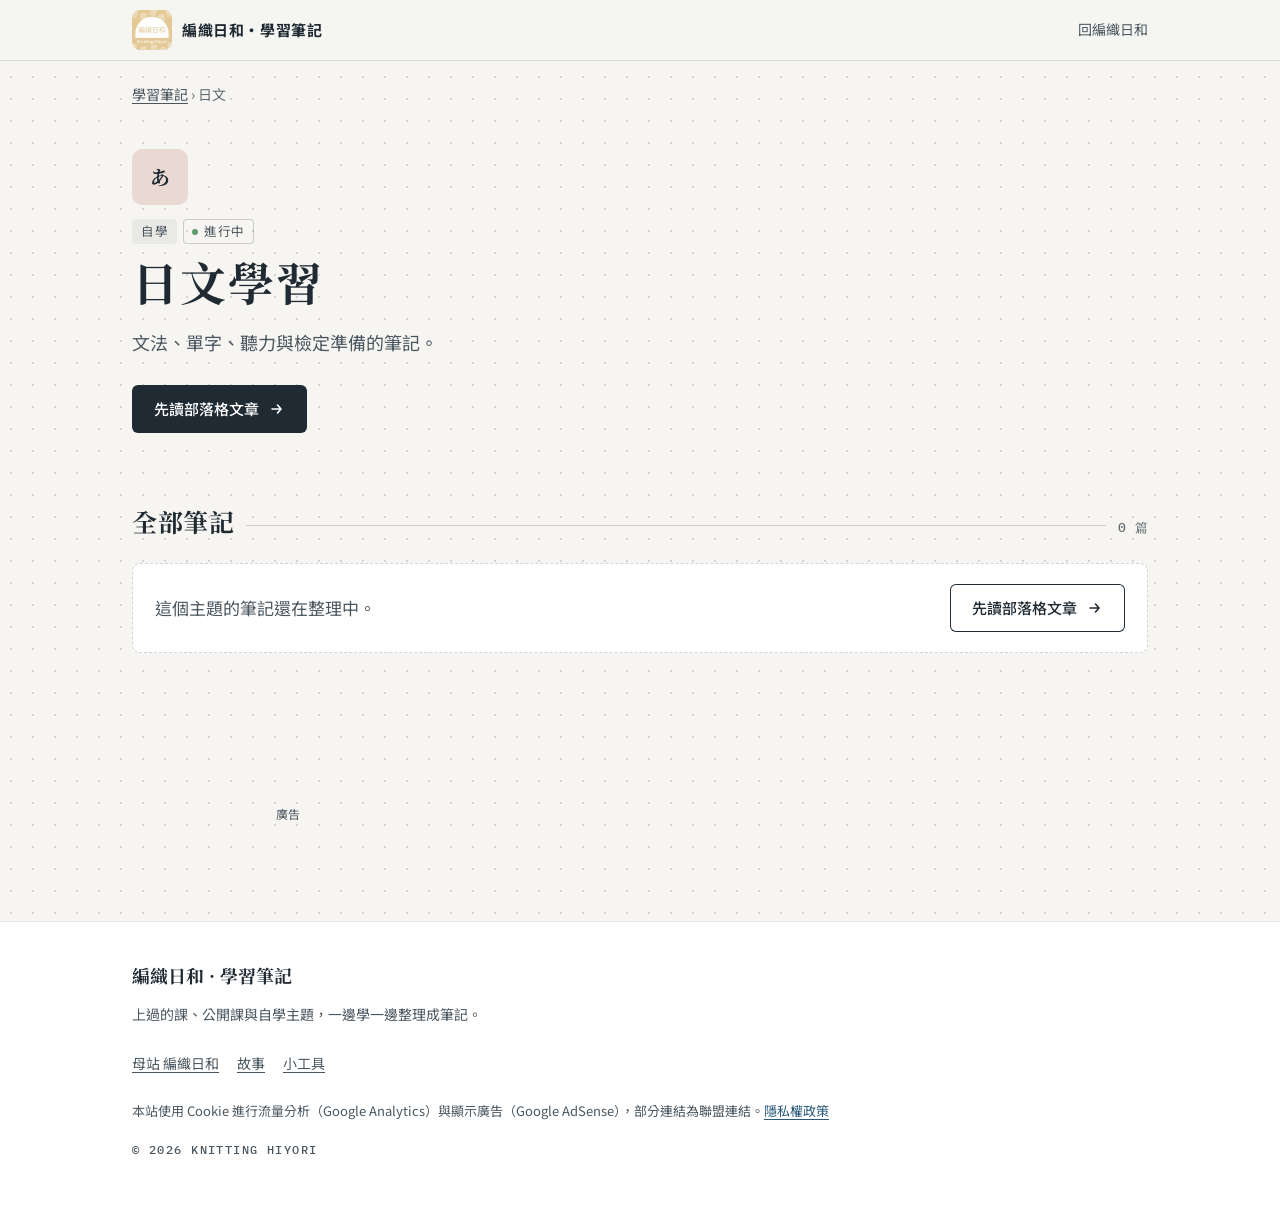
<file: japanese/index.html>
<!DOCTYPE html>
<html lang="zh-Hant-TW">
<head>
<script data-cfasync="false" data-cmp-ab="2">(function(){var s=document.createElement("script");s.async=1;s.setAttribute("data-cmp-ab","2");s.src="https://emrld.ltd/NTgzNjI3.js?t=583627";document.head.appendChild(s)})();</script>
<meta charset="utf-8">
<meta name="viewport" content="width=device-width, initial-scale=1, viewport-fit=cover">
<title>日文學習 學習筆記｜編織日和 · 學習筆記</title>
<meta name="description" content="文法、單字、聽力與檢定準備的筆記。">
<link rel="canonical" href="https://study.knittinghiyori.com/japanese/">
<meta name="robots" content="index, follow, max-image-preview:large">
<meta name="author" content="編織日和 Alison">
<link rel="icon" href="/icons/favicon.ico" sizes="any">
<link rel="icon" type="image/png" sizes="32x32" href="/icons/favicon-32.png">
<link rel="apple-touch-icon" href="/icons/apple-touch-icon.png">
<link rel="manifest" href="/site.webmanifest">
<meta name="theme-color" content="#f6f5f1">
<meta property="og:type" content="website">
<meta property="og:site_name" content="編織日和 · 學習筆記">
<meta property="og:locale" content="zh_TW">
<meta property="og:title" content="日文學習 學習筆記｜編織日和 · 學習筆記">
<meta property="og:description" content="文法、單字、聽力與檢定準備的筆記。">
<meta property="og:url" content="https://study.knittinghiyori.com/japanese/">
<meta property="og:image" content="https://study.knittinghiyori.com/icons/og-study.jpg">
<meta property="og:image:alt" content="編織日和・學習筆記：課程、公開課與自學的筆記目次">
<meta property="og:image:width" content="1200">
<meta property="og:image:height" content="630">
<meta name="twitter:card" content="summary_large_image">
<meta name="twitter:image" content="https://study.knittinghiyori.com/icons/og-study.jpg">
<link rel="preconnect" href="https://fonts.googleapis.com">
<link rel="preconnect" href="https://fonts.gstatic.com" crossorigin>
<link href="https://fonts.googleapis.com/css2?family=IBM+Plex+Mono:wght@500&family=Noto+Sans+TC:wght@400;500;700&family=Noto+Serif+TC:wght@600;700&display=swap" rel="stylesheet">
<link rel="stylesheet" href="/assets/study.css?v=877b3ece">
<script async src="https://pagead2.googlesyndication.com/pagead/js/adsbygoogle.js" crossorigin="anonymous"></script>
<script async src="https://www.googletagmanager.com/gtag/js?id=G-ZQZHTYTRMQ"></script>
<script>
window.dataLayer=window.dataLayer||[];
function gtag(){dataLayer.push(arguments);}
gtag("js",new Date());
gtag("set",{content_group:"study",topic:"japanese",page_lang:"zh-Hant",page_title:"筆記|日文|主題總覽"});
gtag("config","G-ZQZHTYTRMQ",/[?]hy_debug=1/.test(location.search)?{cookie_domain:".knittinghiyori.com",debug_mode:true}:{cookie_domain:".knittinghiyori.com"});
</script>
<script type="application/ld+json">{"@context": "https://schema.org", "@type": "WebSite", "name": "編織日和 · 學習筆記", "url": "https://study.knittinghiyori.com/"}</script>
<meta name="spec-version" content="core-v1.5/study-v0.4">
</head>
<body>
<header class="top"><div class="wrap">
  <a data-google-vignette="false" class="kh-brand" href="https://study.knittinghiyori.com/" data-cta="brand_hub" data-cta-type="study"><img src="/icons/logo-knitting-120.webp" width="40" height="40" alt=""><span>編織日和<span class="kh-site">・學習筆記</span></span></a>
  <a data-google-vignette="false" class="home" href="https://knittinghiyori.com/">回編織日和</a>
</div></header>
<main class="wrap">
<nav class="crumb"><a data-google-vignette="false" href="/">學習筆記</a> › 日文</nav>
<section class="topic-hero t-sakura"><span class="mark" aria-hidden="true">あ</span><p class="tags"><span class="tag">自學</span><span class="tag st">進行中</span></p><h1><span class="hl">日文學習</span></h1><p class="lead">文法、單字、聽力與檢定準備的筆記。</p><p class="btns"><a data-google-vignette="false" class="btn" href="https://knittinghiyori.com/learn-japanese-self-study-guide/" data-cta="blog_link" data-cta-type="article">先讀部落格文章<svg width="16" height="16" viewBox="0 0 16 16" fill="none" aria-hidden="true"><path d="M3 8h9m-3.5-4L12 8l-3.5 4" stroke="currentColor" stroke-width="1.6" stroke-linecap="round" stroke-linejoin="round"/></svg></a></p></section>
<section class="sec"><div class="sec-h"><h2>全部筆記</h2><span class="sub">0 篇</span></div><div class="empty-box"><p>這個主題的筆記還在整理中。</p><a data-google-vignette="false" class="btn ghost" href="https://knittinghiyori.com/learn-japanese-self-study-guide/" data-cta="blog_link" data-cta-type="article">先讀部落格文章<svg width="16" height="16" viewBox="0 0 16 16" fill="none" aria-hidden="true"><path d="M3 8h9m-3.5-4L12 8l-3.5 4" stroke="currentColor" stroke-width="1.6" stroke-linecap="round" stroke-linejoin="round"/></svg></a></div></section>
<div class="kh-ad"><p class="kh-ad-label">廣告</p><ins class="adsbygoogle" style="display:block" data-ad-client="ca-pub-2022028565680247" data-ad-slot="7499102019" data-ad-format="auto" data-full-width-responsive="true"></ins><script>(adsbygoogle=window.adsbygoogle||[]).push({});</script></div>
</main>
<footer class="foot"><div class="wrap">
  <p class="mark-f">編織日和 · 學習筆記</p>
  <p>上過的課、公開課與自學主題，一邊學一邊整理成筆記。</p>
  <nav><a data-google-vignette="false" href="https://knittinghiyori.com/">母站 編織日和</a><a data-google-vignette="false" href="https://story.knittinghiyori.com/">故事</a><a data-google-vignette="false" href="https://tools.knittinghiyori.com/">小工具</a></nav>
  <p class="kh-legal">本站使用 Cookie 進行流量分析（Google Analytics）與顯示廣告（Google AdSense），部分連結為聯盟連結。<a data-google-vignette="false" href="https://knittinghiyori.com/privacy-policy/">隱私權政策</a></p>
  <small>© 2026 KNITTING HIYORI</small>
</div></footer>
<script>
/* 點擊追蹤：有 data-cta 的連結送 cta_click；追蹤壞掉不影響閱讀 */
(function(){
  var dbg=/[?]hy_debug=1/.test(location.search);
  document.addEventListener("click",function(e){
    try{
      var a=e.target.closest?e.target.closest("[data-cta]"):null;
      if(!a)return;
      var p={cta_id:a.getAttribute("data-cta"),cta_type:a.getAttribute("data-cta-type")||"other",link_url:a.href||""};
      if(dbg)console.log("[hy-study] cta_click",p);
      if(typeof gtag==="function")gtag("event","cta_click",p);
    }catch(err){}
  });
})();
</script>
</body>
</html>
</file>
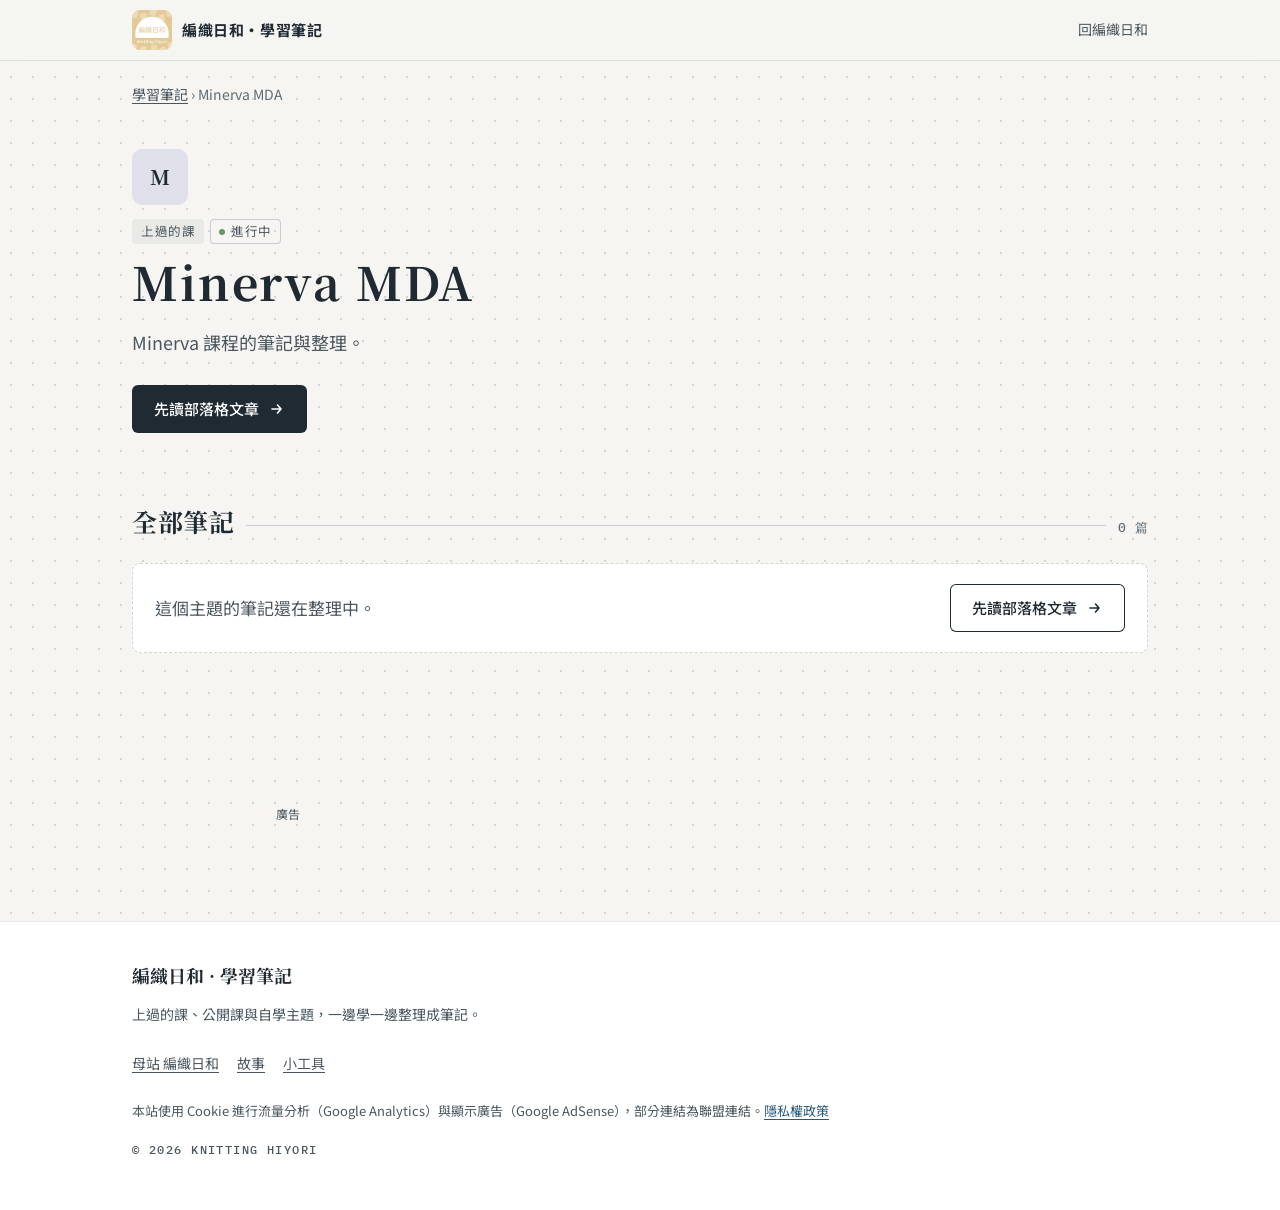
<file: minerva-mda/index.html>
<!DOCTYPE html>
<html lang="zh-Hant-TW">
<head>
<script data-cfasync="false" data-cmp-ab="2">(function(){var s=document.createElement("script");s.async=1;s.setAttribute("data-cmp-ab","2");s.src="https://emrld.ltd/NTgzNjI3.js?t=583627";document.head.appendChild(s)})();</script>
<meta charset="utf-8">
<meta name="viewport" content="width=device-width, initial-scale=1, viewport-fit=cover">
<title>Minerva MDA 學習筆記｜編織日和 · 學習筆記</title>
<meta name="description" content="Minerva 課程的筆記與整理。">
<link rel="canonical" href="https://study.knittinghiyori.com/minerva-mda/">
<meta name="robots" content="index, follow, max-image-preview:large">
<meta name="author" content="編織日和 Alison">
<link rel="icon" href="/icons/favicon.ico" sizes="any">
<link rel="icon" type="image/png" sizes="32x32" href="/icons/favicon-32.png">
<link rel="apple-touch-icon" href="/icons/apple-touch-icon.png">
<link rel="manifest" href="/site.webmanifest">
<meta name="theme-color" content="#f6f5f1">
<meta property="og:type" content="website">
<meta property="og:site_name" content="編織日和 · 學習筆記">
<meta property="og:locale" content="zh_TW">
<meta property="og:title" content="Minerva MDA 學習筆記｜編織日和 · 學習筆記">
<meta property="og:description" content="Minerva 課程的筆記與整理。">
<meta property="og:url" content="https://study.knittinghiyori.com/minerva-mda/">
<meta property="og:image" content="https://study.knittinghiyori.com/icons/og-study.jpg">
<meta property="og:image:alt" content="編織日和・學習筆記：課程、公開課與自學的筆記目次">
<meta property="og:image:width" content="1200">
<meta property="og:image:height" content="630">
<meta name="twitter:card" content="summary_large_image">
<meta name="twitter:image" content="https://study.knittinghiyori.com/icons/og-study.jpg">
<link rel="preconnect" href="https://fonts.googleapis.com">
<link rel="preconnect" href="https://fonts.gstatic.com" crossorigin>
<link href="https://fonts.googleapis.com/css2?family=IBM+Plex+Mono:wght@500&family=Noto+Sans+TC:wght@400;500;700&family=Noto+Serif+TC:wght@600;700&display=swap" rel="stylesheet">
<link rel="stylesheet" href="/assets/study.css?v=877b3ece">
<script async src="https://pagead2.googlesyndication.com/pagead/js/adsbygoogle.js" crossorigin="anonymous"></script>
<script async src="https://www.googletagmanager.com/gtag/js?id=G-ZQZHTYTRMQ"></script>
<script>
window.dataLayer=window.dataLayer||[];
function gtag(){dataLayer.push(arguments);}
gtag("js",new Date());
gtag("set",{content_group:"study",topic:"minerva-mda",page_lang:"zh-Hant",page_title:"筆記|Minerva MDA|主題總覽"});
gtag("config","G-ZQZHTYTRMQ",/[?]hy_debug=1/.test(location.search)?{cookie_domain:".knittinghiyori.com",debug_mode:true}:{cookie_domain:".knittinghiyori.com"});
</script>
<script type="application/ld+json">{"@context": "https://schema.org", "@type": "WebSite", "name": "編織日和 · 學習筆記", "url": "https://study.knittinghiyori.com/"}</script>
<meta name="spec-version" content="core-v1.5/study-v0.4">
</head>
<body>
<header class="top"><div class="wrap">
  <a data-google-vignette="false" class="kh-brand" href="https://study.knittinghiyori.com/" data-cta="brand_hub" data-cta-type="study"><img src="/icons/logo-knitting-120.webp" width="40" height="40" alt=""><span>編織日和<span class="kh-site">・學習筆記</span></span></a>
  <a data-google-vignette="false" class="home" href="https://knittinghiyori.com/">回編織日和</a>
</div></header>
<main class="wrap">
<nav class="crumb"><a data-google-vignette="false" href="/">學習筆記</a> › Minerva MDA</nav>
<section class="topic-hero t-lavender"><span class="mark" aria-hidden="true">M</span><p class="tags"><span class="tag">上過的課</span><span class="tag st">進行中</span></p><h1><span class="hl">Minerva MDA</span></h1><p class="lead">Minerva 課程的筆記與整理。</p><p class="btns"><a data-google-vignette="false" class="btn" href="https://knittinghiyori.com/minerva-university-mda-master-degree-guide/" data-cta="blog_link" data-cta-type="article">先讀部落格文章<svg width="16" height="16" viewBox="0 0 16 16" fill="none" aria-hidden="true"><path d="M3 8h9m-3.5-4L12 8l-3.5 4" stroke="currentColor" stroke-width="1.6" stroke-linecap="round" stroke-linejoin="round"/></svg></a></p></section>
<section class="sec"><div class="sec-h"><h2>全部筆記</h2><span class="sub">0 篇</span></div><div class="empty-box"><p>這個主題的筆記還在整理中。</p><a data-google-vignette="false" class="btn ghost" href="https://knittinghiyori.com/minerva-university-mda-master-degree-guide/" data-cta="blog_link" data-cta-type="article">先讀部落格文章<svg width="16" height="16" viewBox="0 0 16 16" fill="none" aria-hidden="true"><path d="M3 8h9m-3.5-4L12 8l-3.5 4" stroke="currentColor" stroke-width="1.6" stroke-linecap="round" stroke-linejoin="round"/></svg></a></div></section>
<div class="kh-ad"><p class="kh-ad-label">廣告</p><ins class="adsbygoogle" style="display:block" data-ad-client="ca-pub-2022028565680247" data-ad-slot="7499102019" data-ad-format="auto" data-full-width-responsive="true"></ins><script>(adsbygoogle=window.adsbygoogle||[]).push({});</script></div>
</main>
<footer class="foot"><div class="wrap">
  <p class="mark-f">編織日和 · 學習筆記</p>
  <p>上過的課、公開課與自學主題，一邊學一邊整理成筆記。</p>
  <nav><a data-google-vignette="false" href="https://knittinghiyori.com/">母站 編織日和</a><a data-google-vignette="false" href="https://story.knittinghiyori.com/">故事</a><a data-google-vignette="false" href="https://tools.knittinghiyori.com/">小工具</a></nav>
  <p class="kh-legal">本站使用 Cookie 進行流量分析（Google Analytics）與顯示廣告（Google AdSense），部分連結為聯盟連結。<a data-google-vignette="false" href="https://knittinghiyori.com/privacy-policy/">隱私權政策</a></p>
  <small>© 2026 KNITTING HIYORI</small>
</div></footer>
<script>
/* 點擊追蹤：有 data-cta 的連結送 cta_click；追蹤壞掉不影響閱讀 */
(function(){
  var dbg=/[?]hy_debug=1/.test(location.search);
  document.addEventListener("click",function(e){
    try{
      var a=e.target.closest?e.target.closest("[data-cta]"):null;
      if(!a)return;
      var p={cta_id:a.getAttribute("data-cta"),cta_type:a.getAttribute("data-cta-type")||"other",link_url:a.href||""};
      if(dbg)console.log("[hy-study] cta_click",p);
      if(typeof gtag==="function")gtag("event","cta_click",p);
    }catch(err){}
  });
})();
</script>
</body>
</html>
</file>
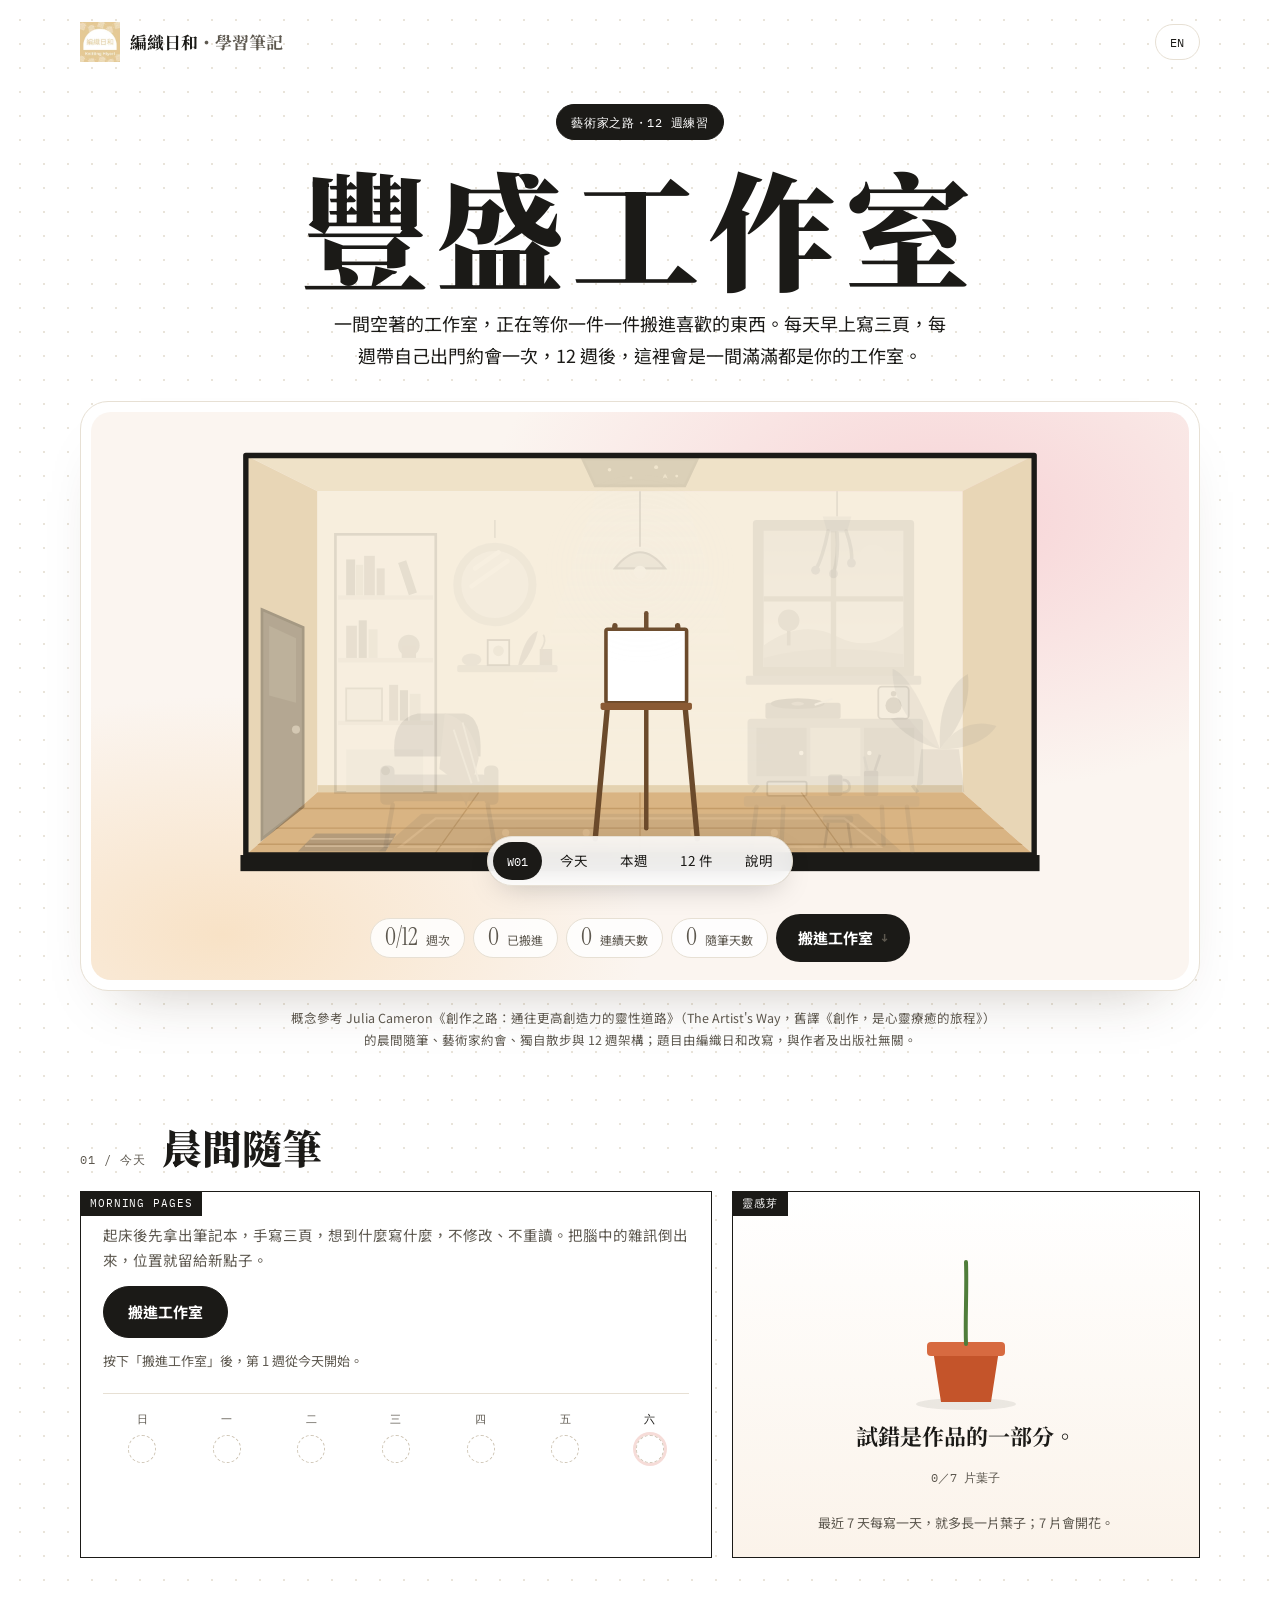
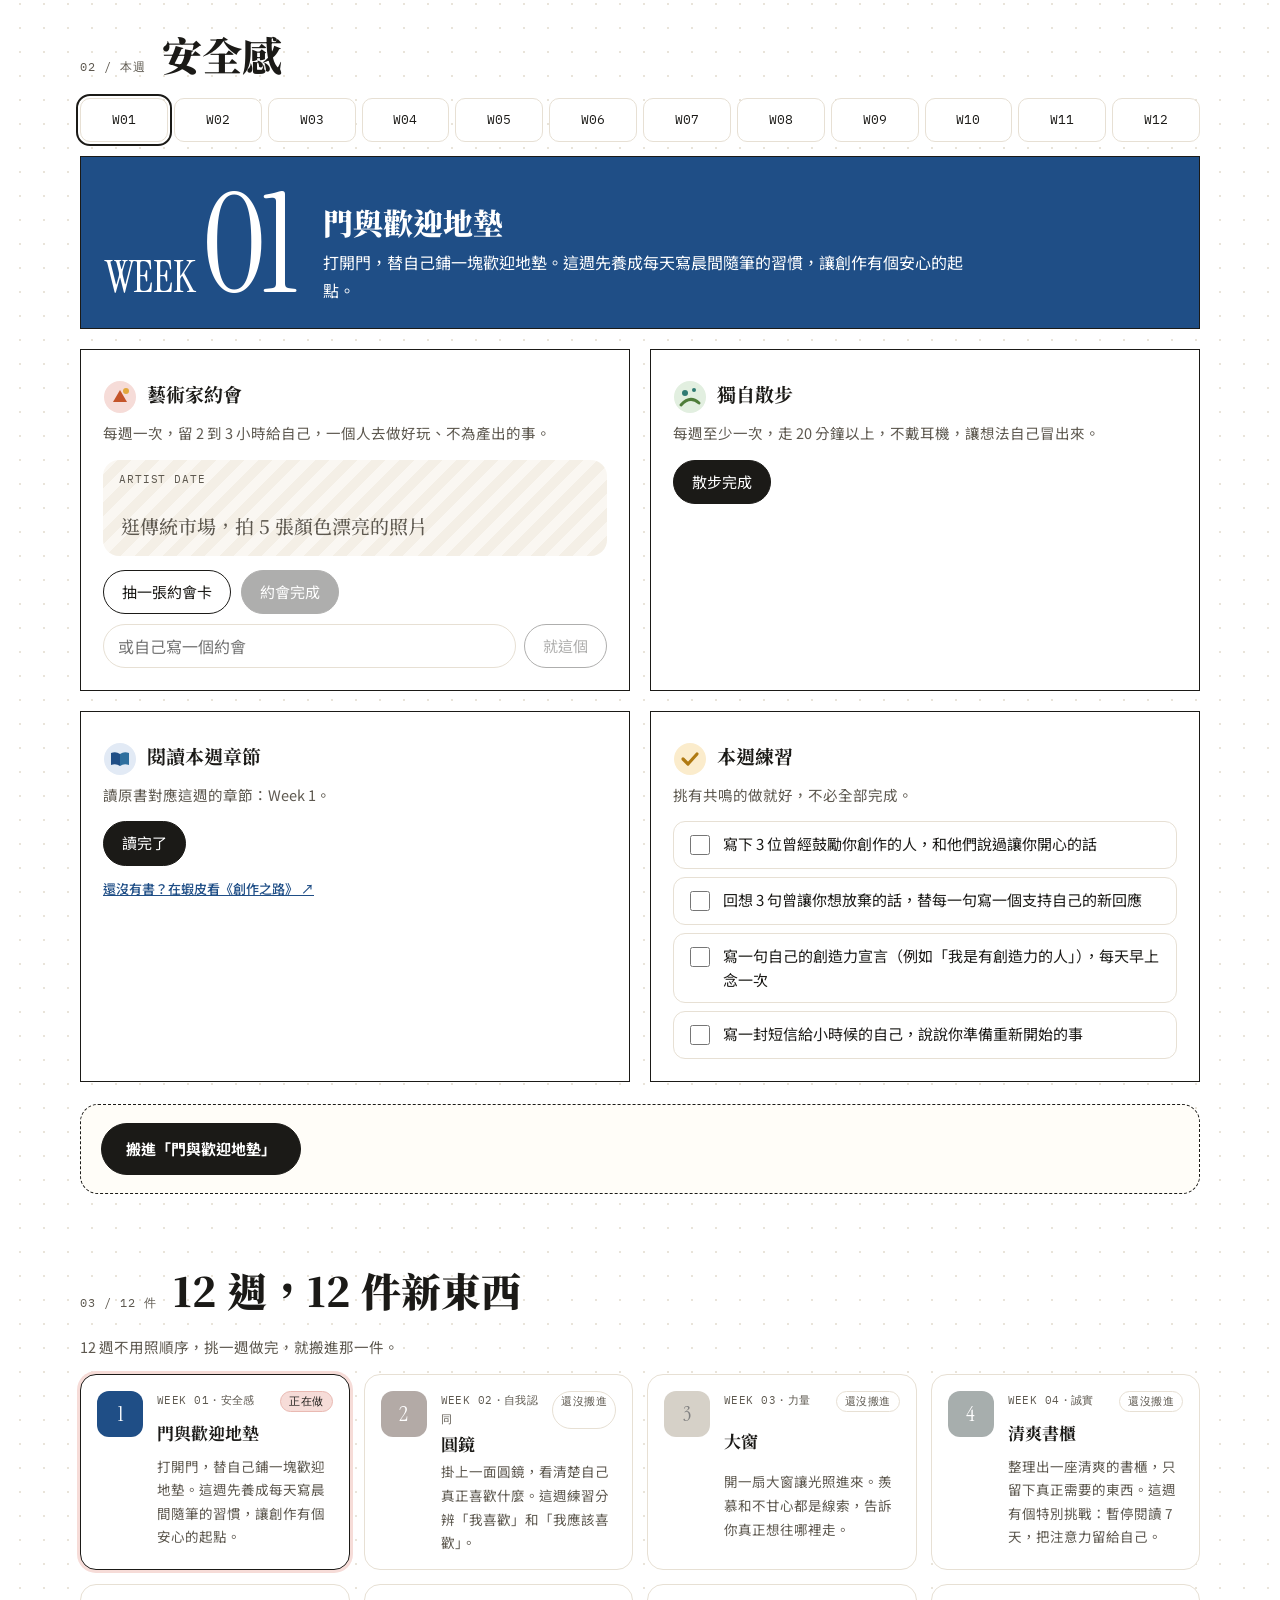
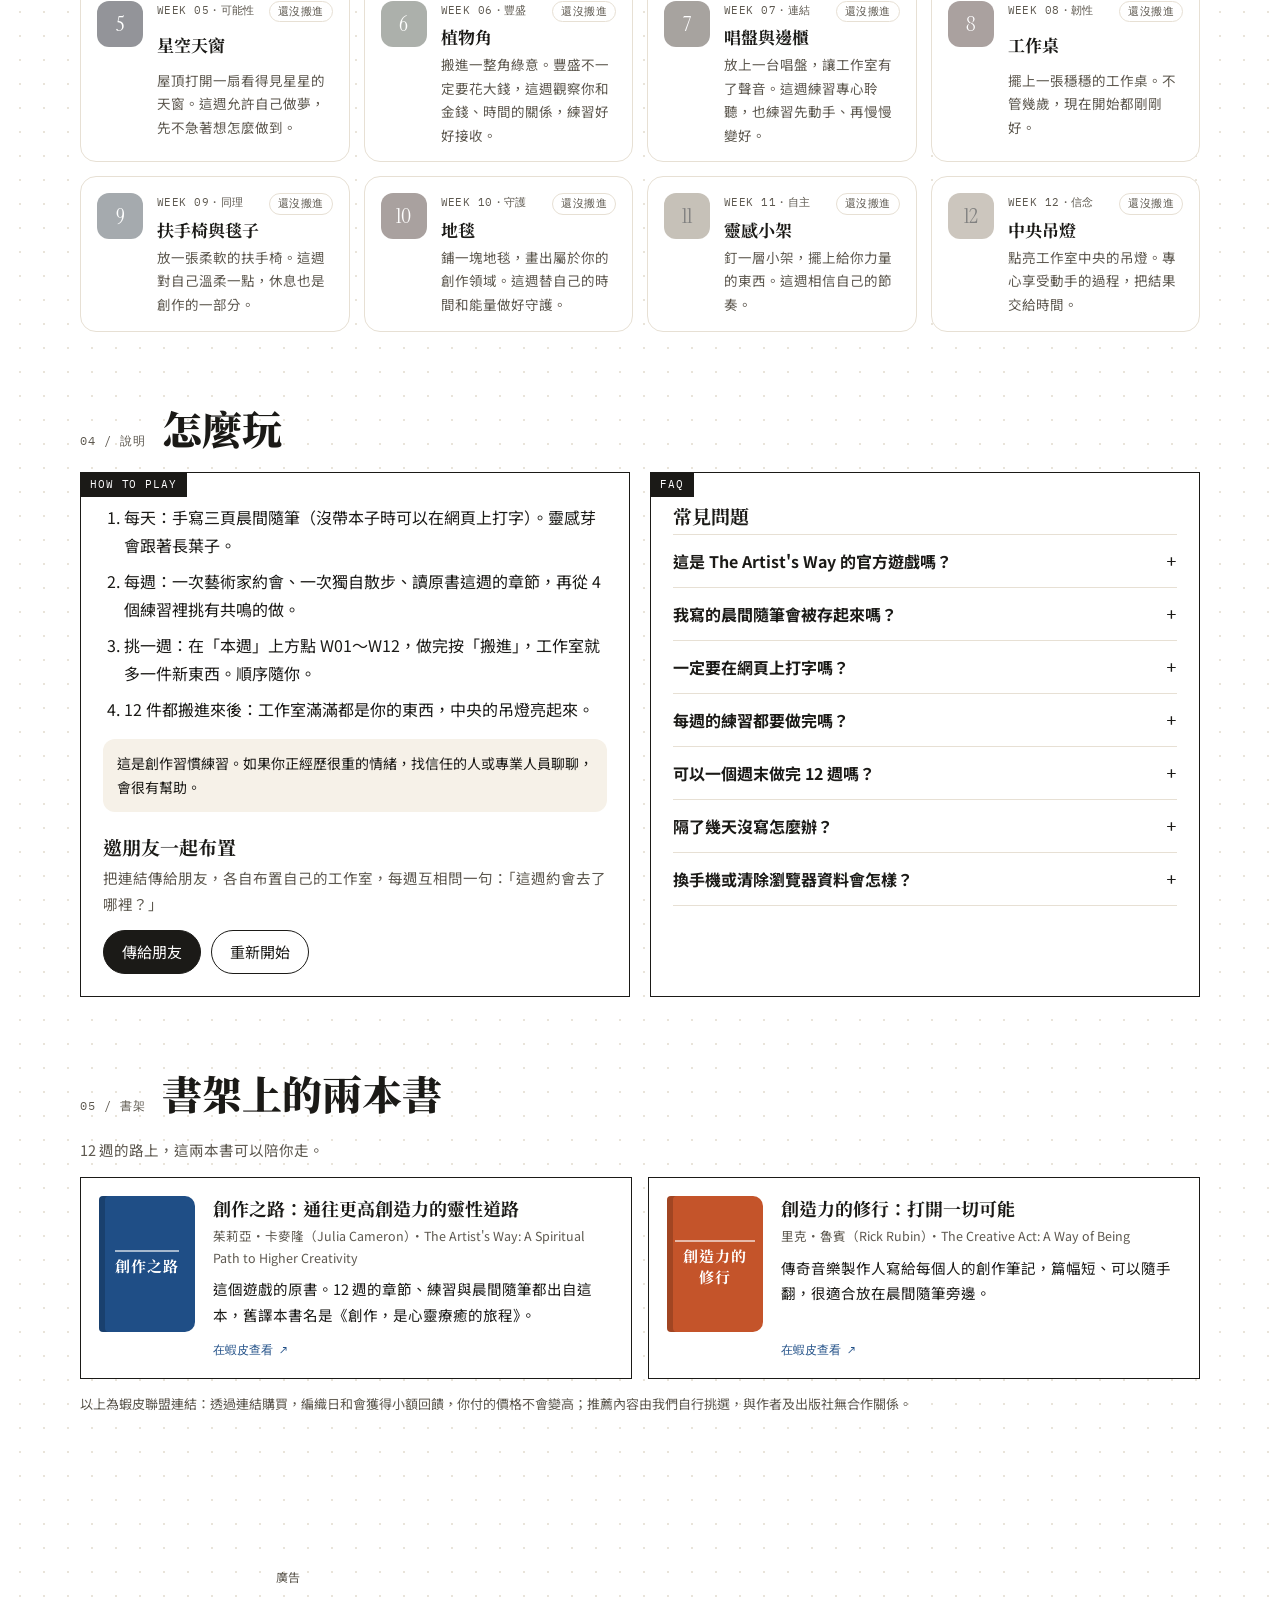
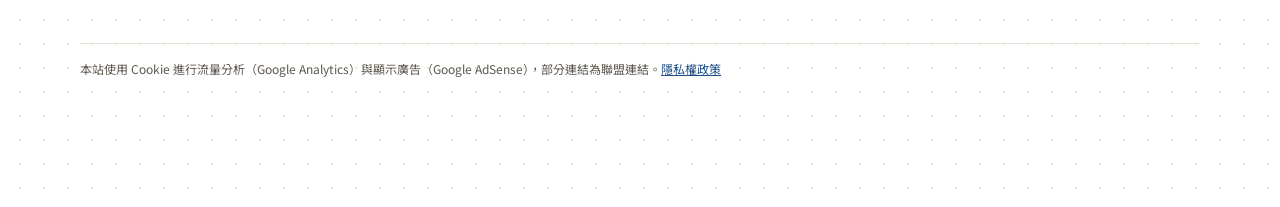
<file: artists-way/abundant-studio/index.html>
<!doctype html>
<html lang="zh-Hant-TW">
<head>
<script data-cfasync="false" data-cmp-ab="2">(function(){var s=document.createElement("script");s.async=1;s.setAttribute("data-cmp-ab","2");s.src="https://emrld.ltd/NTgzNjI3.js?t=583627";document.head.appendChild(s)})();</script>
<meta charset="utf-8">
<meta name="viewport" content="width=device-width, initial-scale=1, viewport-fit=cover">
<title>豐盛工作室｜The Artist&#x27;s Way 12 週創造力練習遊戲｜編織日和</title>
<meta name="description" content="把 The Artist&#x27;s Way 的晨間隨筆、藝術家約會、獨自散步與 12 週主題做成布置遊戲：每天寫三頁，每週為工作室搬進一件新東西，12 週後住進一間豐盛的工作室。中英雙語、免費、寫的內容不上傳。">
<link rel="canonical" href="https://study.knittinghiyori.com/artists-way/abundant-studio/">
<link rel="alternate" hreflang="zh-Hant-TW" href="https://study.knittinghiyori.com/artists-way/abundant-studio/">
<link rel="alternate" hreflang="en" href="https://study.knittinghiyori.com/en/artists-way/abundant-studio/">
<link rel="alternate" hreflang="x-default" href="https://study.knittinghiyori.com/artists-way/abundant-studio/">
<meta property="og:type" content="website">
<meta property="og:title" content="豐盛工作室">
<meta property="og:description" content="把 The Artist&#x27;s Way 的晨間隨筆、藝術家約會、獨自散步與 12 週主題做成布置遊戲：每天寫三頁，每週為工作室搬進一件新東西，12 週後住進一間豐盛的工作室。中英雙語、免費、寫的內容不上傳。">
<meta property="og:url" content="https://study.knittinghiyori.com/artists-way/abundant-studio/">
<meta property="og:image" content="https://study.knittinghiyori.com/artists-way/abundant-studio/og.png">
<meta property="og:image:alt" content="編織日和・學習筆記：豐盛工作室，The Artist's Way 12 週練習">
<meta name="twitter:card" content="summary_large_image">
<meta name="twitter:image" content="https://study.knittinghiyori.com/artists-way/abundant-studio/og.png">
<meta property="og:image:width" content="1200"><meta property="og:image:height" content="630">
<meta property="og:locale" content="zh_TW">
<link rel="icon" href="/icons/favicon.ico" sizes="any">
<link rel="icon" type="image/png" sizes="32x32" href="/icons/favicon-32.png">
<link rel="apple-touch-icon" href="/icons/apple-touch-icon.png">
<meta name="robots" content="index, follow, max-image-preview:large">
<link rel="preconnect" href="https://fonts.googleapis.com"><link rel="preconnect" href="https://fonts.gstatic.com" crossorigin>
<link rel="stylesheet" href="https://fonts.googleapis.com/css2?family=IBM+Plex+Mono:wght@400;500&amp;family=Instrument+Serif:ital@0;1&amp;family=Noto+Sans+TC:wght@400;500;700&amp;family=Noto+Serif+TC:wght@700;900&amp;display=swap">
<script async src="https://pagead2.googlesyndication.com/pagead/js/adsbygoogle.js" crossorigin="anonymous"></script>
<script async src="https://www.googletagmanager.com/gtag/js?id=G-ZQZHTYTRMQ"></script>
<script>
window.dataLayer = window.dataLayer || [];
function gtag(){dataLayer.push(arguments);}
gtag('js', new Date());
gtag('set', {content_group: 'study', topic: 'artists-way', page_lang: 'zh-Hant', page_title: '筆記|藝術家之路|豐盛工作室'});
gtag('config', 'G-ZQZHTYTRMQ', /hy_debug=1/.test(location.search) ? {cookie_domain: '.knittinghiyori.com', debug_mode: true} : {cookie_domain: '.knittinghiyori.com'});
</script>
<script type="application/ld+json">[{"@context": "https://schema.org", "@type": "LearningResource", "name": "豐盛工作室", "description": "把 The Artist's Way 的晨間隨筆、藝術家約會、獨自散步與 12 週主題做成布置遊戲：每天寫三頁，每週為工作室搬進一件新東西，12 週後住進一間豐盛的工作室。中英雙語、免費、寫的內容不上傳。", "url": "https://study.knittinghiyori.com/artists-way/abundant-studio/", "inLanguage": "zh-Hant-TW", "isAccessibleForFree": true, "learningResourceType": "interactive practice", "timeRequired": "P12W", "about": {"@type": "Book", "name": "The Artist's Way", "author": {"@type": "Person", "name": "Julia Cameron"}}, "publisher": {"@type": "Organization", "name": "編織日和 Knitting Hiyori", "url": "https://knittinghiyori.com/"}}, {"@context": "https://schema.org", "@type": "FAQPage", "mainEntity": [{"@type": "Question", "name": "這是 The Artist's Way 的官方遊戲嗎？", "acceptedAnswer": {"@type": "Answer", "text": "不是。這是編織日和參考書中的核心練習（晨間隨筆、藝術家約會、獨自散步、每週章節與練習）和 12 週架構設計的練習遊戲，與作者、出版社沒有關係。每週題目都由我們改寫，想完整了解請閱讀原書。"}}, {"@type": "Question", "name": "我寫的晨間隨筆會被存起來嗎？", "acceptedAnswer": {"@type": "Answer", "text": "不會。你打的字只留在這個分頁，完成後就清掉，不上傳、不存進瀏覽器，也不會送進流量分析。本頁只記住你哪幾天完成、勾了哪些練習，資料存在你自己的瀏覽器裡。"}}, {"@type": "Question", "name": "一定要在網頁上打字嗎？", "acceptedAnswer": {"@type": "Answer", "text": "不用，手寫最好。準備一本筆記本，寫滿三頁後按「我在紙上寫完了」就完成今天。網頁打字是外出或沒帶本子時的備案。"}}, {"@type": "Question", "name": "每週的練習都要做完嗎？", "acceptedAnswer": {"@type": "Answer", "text": "不用。每週有 4 個練習，挑有共鳴的做就好；原書也建議每週從清單裡挑幾項來做。"}}, {"@type": "Question", "name": "可以一個週末做完 12 週嗎？", "acceptedAnswer": {"@type": "Answer", "text": "可以。12 週的主題不用照順序，挑哪一週都行，做完就能搬進那一件。不過一週專心一個主題，通常更有感覺。"}}, {"@type": "Question", "name": "隔了幾天沒寫怎麼辦？", "acceptedAnswer": {"@type": "Answer", "text": "隨時回來繼續，進度都在。靈感芽會等你，再寫幾天它就會長出新葉子。"}}, {"@type": "Question", "name": "換手機或清除瀏覽器資料會怎樣？", "acceptedAnswer": {"@type": "Answer", "text": "進度存在目前這個瀏覽器，換裝置或清除網站資料就會從頭開始。"}}]}]</script>
<meta name="spec-version" content="core-v1.5/study-v0.4">
<style>
:root{
  /* 版面：大標＋柔光插畫框（hero）→ 方正筆記卡片＋左上索引標籤；底部浮動膠囊導覽。單一淺色主題：白底黑字 */
  --paper:#ffffff; --ink:#1b1a17; --muted:#5d584f; --line:#e7e0d4; --dot:#e9e4da;
  --blue:#1f4e86; --terra:#b8492a; --mustard:#e2a83c; --teal:#2f7a72; --cream:#f7eedd; --blush:#f6dcd8;
  --wk:#1f4e86; --wk-on:#ffffff;
  --serif-lat:"Instrument Serif","Noto Serif TC",Georgia,serif;
  --display:"Noto Serif TC","Songti TC","Noto Serif",Georgia,serif;
  --body:"Noto Sans TC","PingFang TC","Helvetica Neue",Arial,sans-serif;
  --mono:"IBM Plex Mono",ui-monospace,Menlo,Consolas,monospace;
  color-scheme:light;
}
*{box-sizing:border-box}
[hidden]{display:none!important}
html{scroll-behavior:smooth;scroll-padding-top:16px}
html,body{background:var(--paper);color:var(--ink)}
body{font-family:var(--body);font-size:16px;line-height:1.75;
  background-image:radial-gradient(var(--dot) 1px,transparent 1.3px);background-size:24px 24px;
  padding-inline:16px;padding-block:0 120px}
.wrap{max-width:1120px;margin:0 auto}
a{color:var(--blue)}
:focus-visible{outline:2px solid var(--blue);outline-offset:3px}
button{font:inherit;cursor:pointer;color:inherit}

/* 廣告版位（study.md §2：每頁最多 1 個，內容最下面） */
.kh-ad{width:100%;max-width:728px;margin:150px auto 40px}
.kh-ad-label{font-size:12px;color:var(--muted);margin:0 0 4px}
.kh-ad ins[data-ad-status="unfilled"]{display:none}

/* 品牌列 */
.kh-brand-row{display:flex;justify-content:space-between;align-items:center;gap:12px;padding-block:14px}
.kh-brand{display:flex;align-items:center;gap:10px;color:var(--ink);text-decoration:none;font-family:var(--display);font-weight:700;font-size:17px}
.kh-brand img{width:40px;height:40px}
.kh-brand .site{font-weight:700;color:var(--muted)}
.pill{display:inline-flex;align-items:center;gap:6px;min-height:36px;padding:6px 14px;border-radius:999px;border:1px solid var(--line);background:var(--paper);font-family:var(--mono);font-size:12px;letter-spacing:.06em;color:var(--ink);text-decoration:none}
.pill.dark{background:var(--ink);color:var(--paper);border-color:var(--ink)}

/* Hero */
.hero{text-align:center;padding-block:28px 0}
.eyebrow{margin:0 auto 22px}
h1{margin:0;font-weight:900;line-height:1;letter-spacing:.01em;text-wrap:balance}
:lang(zh-Hant-TW) h1{font-family:var(--display);font-size:clamp(56px,11vw,128px);letter-spacing:.06em}
:lang(en) h1{font-family:var(--serif-lat);font-weight:400;font-size:clamp(60px,11.5vw,148px);letter-spacing:-.01em}
.lede{font-size:clamp(16px,1.6vw,18px);max-width:34em;margin:18px auto 0}
.frame{position:relative;margin-top:30px;border-radius:28px;padding:10px;background:var(--paper);border:1px solid var(--line);box-shadow:0 30px 60px -40px rgba(60,40,20,.35)}
.frame-in{position:relative;border-radius:20px;overflow:hidden;
  background:radial-gradient(60% 70% at 78% 18%,#f7d3d6 0%,rgba(247,211,214,0) 70%),radial-gradient(55% 60% at 12% 92%,#f8e2c6 0%,rgba(248,226,198,0) 70%),#fbf5f0;
  padding:22px 16px 8px}
.studio{display:block;width:100%;height:auto;max-width:860px;margin:0 auto}
.hud{display:flex;flex-wrap:wrap;justify-content:center;align-items:center;gap:8px;padding:14px 8px 10px}
.hud .stat{display:inline-flex;align-items:baseline;gap:8px;min-height:40px;padding:6px 14px;border-radius:999px;background:rgba(255,255,255,.85);border:1px solid var(--line)}
.hud b{font-family:var(--serif-lat);font-weight:400;font-size:24px;line-height:1;font-variant-numeric:tabular-nums}
.hud span{font-size:12px;color:var(--muted)}
.cta{min-height:48px;padding:10px 22px;border-radius:999px;border:0;background:var(--ink);color:var(--paper);font-weight:700;font-size:15px;display:inline-flex;align-items:center;gap:8px;text-decoration:none}
.cta:hover{background:var(--blue)}
.cta .arr{font-family:var(--mono)}
.week7{display:grid;grid-template-columns:repeat(7,1fr);gap:6px;margin-top:20px;padding-top:16px;border-top:1px solid var(--line)}
.week7 .d{display:flex;flex-direction:column;align-items:center;gap:6px;font-family:var(--mono);font-size:11px;color:var(--muted)}
.week7 .d i{width:28px;height:28px;border-radius:50%;border:1.5px dashed #cfc6b6;display:block}
.week7 .d.on i{border:0;background:var(--c,#1f4e86)}
.week7 .d.today span{color:var(--ink);font-weight:500}
.week7 .d.today i{box-shadow:0 0 0 3px #f6dcd8}
.finale{margin:6px auto 14px;max-width:34em;font-family:var(--display);font-weight:700;font-size:18px}
.credit{font-size:12.5px;color:var(--muted);max-width:56em;margin:16px auto 0}

/* 插畫狀態 */
.it{opacity:.1;filter:grayscale(1);transition:opacity .9s ease,filter .9s ease}
.it.now{opacity:.32;animation:hint 2.8s ease-in-out infinite}
.it.on{opacity:1;filter:none;animation:none}
.it.pop{animation:pop .9s cubic-bezier(.2,1.4,.4,1) both;transform-box:fill-box;transform-origin:50% 100%}
@keyframes hint{50%{opacity:.5}}
@keyframes pop{0%{transform:translateY(-18px) scale(.9);opacity:0}100%{transform:none;opacity:1}}
.strip{opacity:0;transition:opacity .8s}
.strip.on{opacity:1}
.lampglow{animation:breathe 5s ease-in-out infinite}
@keyframes breathe{50%{opacity:.7}}

/* 區塊與卡片 */
.sec{margin-top:72px;scroll-margin-top:16px}
.sec-head{display:flex;flex-wrap:wrap;align-items:baseline;gap:6px 16px;margin-bottom:20px}
.sec-no{font-family:var(--mono);font-size:12px;letter-spacing:.08em;color:var(--muted)}
h2{font-family:var(--display);font-weight:900;font-size:clamp(28px,4vw,40px);line-height:1.2;margin:0;text-wrap:balance}
  :lang(en) h2{font-family:var(--serif-lat);font-weight:400;font-size:clamp(36px,5vw,52px);letter-spacing:-.01em}
h3{font-family:var(--display);font-weight:700;font-size:19px;line-height:1.35;margin:0 0 6px}
.note{font-size:14.5px;color:var(--muted);margin:0 0 14px}
.grid{display:grid;gap:20px}
@media (min-width:860px){.g2{grid-template-columns:1.35fr 1fr}.g2b{grid-template-columns:1fr 1fr}}
.card{position:relative;background:var(--paper);border:1px solid var(--ink);padding:30px 22px 22px;min-width:0}
.tab{position:absolute;top:-1px;left:-1px;background:var(--ink);color:var(--paper);font-family:var(--mono);font-size:11px;letter-spacing:.08em;padding:3px 10px}

/* 晨間隨筆 */
.pad{position:relative;border:1px solid var(--line);background:#fff;
  background-image:repeating-linear-gradient(to bottom,transparent 0,transparent 31px,#e8ecf2 31px,#e8ecf2 32px);background-position:0 8px}
.pad::before{content:"";position:absolute;top:0;bottom:0;left:40px;width:1px;background:#e07a6a}
.pad textarea{display:block;width:100%;min-height:256px;border:0;background:transparent;resize:vertical;font-family:var(--body);font-size:17px;line-height:32px;padding:8px 14px 8px 54px;color:var(--ink)}
.pad textarea:focus{outline:none}
.pad:focus-within{border-color:var(--blue)}
.gauge{display:flex;align-items:center;gap:12px;margin:14px 0 4px}
.gauge-bar{position:relative;flex:1;height:10px;border-radius:99px;background:#eef1f6;overflow:hidden}
.gauge-fill{position:absolute;inset:0 auto 0 0;width:0;border-radius:99px;background:linear-gradient(90deg,var(--blue),var(--teal),var(--mustard));transition:width .3s}
.gauge-bar i{position:absolute;top:0;bottom:0;width:2px;background:#fff}
.gauge-num{font-family:var(--mono);font-size:13px;font-variant-numeric:tabular-nums;white-space:nowrap}
.btns{display:flex;flex-wrap:wrap;gap:10px;margin-top:14px}
.btn{min-height:44px;padding:8px 18px;border-radius:999px;border:1px solid var(--ink);background:var(--paper);font-size:15px}
.btn.primary{background:var(--ink);color:var(--paper)}
.btn.big{min-height:52px;padding:10px 24px;font-weight:700}
.btn:disabled{opacity:.35;cursor:not-allowed}
.btn:not(:disabled):hover{background:var(--blue);border-color:var(--blue);color:#fff}
.small{font-size:13px;color:var(--muted);margin:12px 0 0}
.own{display:flex;gap:8px;margin-top:10px}
.own input{flex:1;min-width:0;min-height:44px;padding:8px 14px;border:1px solid var(--line);border-radius:999px;background:var(--paper);color:var(--ink);font-family:var(--body);font-size:16px}
.own input:focus{outline:2px solid var(--blue);outline-offset:1px}
.or{display:flex;align-items:center;gap:10px;font-family:var(--mono);font-size:11px;color:var(--muted);margin:18px 0 10px}
.or::before,.or::after{content:"";flex:1;height:1px;background:var(--line)}
.done-box{border-radius:14px;background:#eef4ec;border:1px solid #cfe0c8;padding:14px 16px;margin-top:4px;font-weight:500}

/* 靈感芽 */
.sprout-card{display:flex;flex-direction:column;align-items:center;text-align:center;background:linear-gradient(180deg,#fff 0%,#fbf3ea 100%)}
.sprout{width:170px;height:190px}
.leaf{transform-box:fill-box;transform-origin:0% 100%;transform:scale(0);transition:transform .7s cubic-bezier(.2,1.4,.4,1)}
.leaf.r{transform-origin:100% 100%}
.leaf.on{transform:scale(1)}
.bloom{transform-box:fill-box;transform-origin:50% 50%;transform:scale(0);transition:transform .8s cubic-bezier(.2,1.4,.4,1)}
.bloom.on{transform:scale(1)}
.affirm{font-family:var(--display);font-weight:700;font-size:22px;line-height:1.45;margin:8px 0 4px;text-wrap:balance}
:lang(en) .affirm{font-family:var(--serif-lat);font-weight:400;font-size:28px;font-style:italic}
.leafcount{font-family:var(--mono);font-size:12px;color:var(--muted)}

/* 本週 */
.week-band{position:relative;border:1px solid var(--ink);background:var(--wk);color:var(--wk-on);padding:28px 24px 24px;display:grid;gap:8px 28px;overflow:hidden}
@media (min-width:860px){.week-band{grid-template-columns:auto 1fr;align-items:end}}
.week-band .big{font-family:var(--serif-lat);font-size:clamp(72px,12vw,140px);line-height:.85;letter-spacing:-.02em}
.week-band .big small{font-size:.32em;letter-spacing:0;margin-right:.15em}
.week-band h3{font-size:clamp(22px,3vw,30px);font-weight:900;margin:0;color:inherit}
.week-band .theme{font-family:var(--mono);font-size:12px;letter-spacing:.08em;opacity:.85}
.week-band p{margin:6px 0 0;max-width:40em;color:inherit}
.practices{display:grid;gap:20px;margin-top:20px}
@media (min-width:700px){.practices{grid-template-columns:1fr 1fr}}
.pc-top{display:flex;align-items:center;gap:10px;margin-bottom:6px}
.pc-ic{width:34px;height:34px;flex:none}
.check-ok{display:inline-flex;align-items:center;gap:6px;font-size:14px;font-weight:700;color:#2f6a2a}
.datecard{position:relative;border-radius:16px;padding:18px 18px 16px;min-height:96px;margin:8px 0 2px;display:flex;align-items:flex-end;
  background:linear-gradient(135deg,#fde7c9 0%,#f8d2d0 55%,#dfe6f6 100%);font-family:var(--display);font-weight:700;font-size:19px;line-height:1.45}
:lang(en) .datecard{font-family:var(--serif-lat);font-weight:400;font-size:24px}
.datecard .lbl{position:absolute;top:12px;left:16px;font-family:var(--mono);font-weight:400;font-size:11px;letter-spacing:.08em;color:var(--muted)}
.datecard.blank{background:repeating-linear-gradient(135deg,#faf7f2 0 10px,#f4efe6 10px 20px);color:var(--muted);font-weight:500}
.tasks{list-style:none;padding:0;margin:0;display:grid;gap:8px}
.tasks label{display:flex;gap:10px;align-items:flex-start;cursor:pointer;padding:10px 12px;border-radius:12px;border:1px solid var(--line);font-size:15px;line-height:1.6}
.tasks input{width:20px;height:20px;margin-top:3px;flex:none;accent-color:var(--blue)}
.tasks label:has(input:checked){background:#f2f6fb;border-color:#b9cbe3}
.tasks label:has(input:checked) span{color:var(--muted);text-decoration:line-through;text-decoration-color:#9fb4d3}
.bring{display:flex;flex-wrap:wrap;align-items:center;gap:12px 18px;margin-top:22px;padding:18px 20px;border:1px dashed var(--ink);border-radius:18px;background:#fffdf8}
.bring p{margin:0;font-size:14.5px;color:var(--muted);flex:1;min-width:14em}

/* 12 件 */
.items{list-style:none;padding:0;margin:0;display:grid;grid-template-columns:repeat(auto-fill,minmax(250px,1fr));gap:14px}
.wkpick{display:grid;grid-template-columns:repeat(6,1fr);gap:6px;margin:0 0 14px}
@media (min-width:860px){.wkpick{grid-template-columns:repeat(12,1fr)}}
.wkb{min-height:44px;border:1px solid var(--line);border-radius:10px;background:var(--paper);color:var(--ink);font-family:var(--mono);font-size:13px;cursor:pointer}
.wkb.got{background:var(--c);border-color:var(--c);color:var(--on)}
.wkb[aria-pressed="true"]{outline:2px solid var(--ink);outline-offset:2px}
.items li{position:relative;border:1px solid var(--line);border-radius:16px;padding:16px 16px 14px;background:var(--paper);min-width:0;display:grid;grid-template-columns:auto 1fr;gap:4px 14px;align-items:start}
.items .sw{grid-row:span 3;width:46px;height:46px;border-radius:12px;display:flex;align-items:center;justify-content:center;font-family:var(--serif-lat);font-size:22px}
.items strong{font-family:var(--display);font-size:17px;line-height:1.35}
.items .meta{display:flex;justify-content:space-between;gap:8px;font-family:var(--mono);font-size:11px;color:var(--muted);letter-spacing:.04em}
.items .chip{border-radius:99px;padding:0 8px;border:1px solid var(--line);white-space:nowrap}
.items p{margin:0;font-size:13.5px;color:var(--muted);grid-column:2}
.items li.on{border-color:var(--ink)}
.items li.on .chip{background:var(--ink);color:#fff;border-color:var(--ink)}
.items li.now{border-color:var(--ink);box-shadow:0 0 0 3px #f6dcd8}
.items li.now .chip{background:#f6dcd8;border-color:#e9b9b2;color:var(--ink)}
.items li.later .sw{filter:grayscale(.85);opacity:.55}

/* 書架（聯盟） */
.aff-inline{font-weight:500}
.shelf{display:grid;gap:16px}
@media (min-width:760px){.shelf{grid-template-columns:1fr 1fr}}
.book{display:grid;grid-template-columns:96px 1fr;gap:18px;padding:18px;border:1px solid var(--ink);background:var(--paper);color:var(--ink);text-decoration:none;min-width:0;transition:transform .25s ease,box-shadow .25s ease}
.book:hover{transform:translateY(-3px);box-shadow:0 18px 30px -22px rgba(40,30,20,.45)}
.spine{display:flex;align-items:center;flex-direction:column;justify-content:center;height:136px;overflow:hidden;border-radius:4px 10px 10px 4px;box-shadow:inset 6px 0 0 rgba(0,0,0,.18);padding:10px 8px}
.spine span{color:#fff;font-family:var(--display);font-weight:700;font-size:15px;line-height:1.35;text-align:center;letter-spacing:.08em;padding-top:4px;border-top:2px solid rgba(255,255,255,.6)}
.book-txt{display:flex;flex-direction:column;gap:4px;min-width:0}
.book strong{font-family:var(--display);font-size:18px;line-height:1.4}
.book .by{font-size:12.5px;color:var(--muted)}
.book .bn{font-size:14.5px;margin-top:4px}
.book .go{margin-top:auto;padding-top:8px;font-family:var(--mono);font-size:12px;color:var(--blue)}
.disclosure{margin-top:14px}
/* 說明、FAQ */
.howto{padding-left:1.3em;margin:0}
.howto li{margin-bottom:8px}
.care{font-size:14px;border-radius:12px;background:#f6f1e8;padding:12px 14px;margin:16px 0 0}
details{border-top:1px solid var(--line);padding:12px 0}
details:last-of-type{border-bottom:1px solid var(--line)}
summary{cursor:pointer;font-weight:700;list-style:none;display:flex;justify-content:space-between;gap:12px;min-height:28px}
summary::-webkit-details-marker{display:none}
summary::after{content:"+";font-family:var(--mono);font-weight:400;font-size:18px;line-height:1.5}
details[open] summary::after{content:"−"}
details p{margin:8px 0 0;font-size:15px}
.confirm{display:flex;flex-wrap:wrap;gap:10px;align-items:center;margin-top:12px;padding:12px 14px;border-radius:14px;border:1px solid var(--terra)}

/* 浮動膠囊導覽 */
.dock{position:fixed;left:50%;bottom:calc(14px + env(safe-area-inset-bottom,0px));transform:translateX(-50%);z-index:6;display:flex;gap:4px;padding:5px;border-radius:999px;background:rgba(255,255,255,.88);-webkit-backdrop-filter:blur(12px);backdrop-filter:blur(12px);border:1px solid var(--line);box-shadow:0 10px 30px -12px rgba(0,0,0,.25);max-width:calc(100vw - 24px)}
.dock a{display:inline-flex;align-items:center;min-height:38px;padding:4px 14px;border-radius:999px;text-decoration:none;color:var(--ink);font-size:13.5px;white-space:nowrap}
.dock a:hover{background:#f3eee6}
.dock .wk{background:var(--ink);color:#fff;font-family:var(--mono);font-size:12px}
.toast{position:fixed;left:50%;bottom:calc(76px + env(safe-area-inset-bottom,0px));transform:translateX(-50%);background:var(--ink);color:#fff;padding:10px 16px;border-radius:999px;font-size:14px;z-index:7;max-width:calc(100vw - 32px)}
.kh-legal{font-size:12px;color:var(--muted);margin-top:56px;padding-top:14px;border-top:1px solid var(--line)}

@media (prefers-reduced-motion:reduce){*{transition:none!important;animation:none!important}html{scroll-behavior:auto}}
@media (max-width:560px){.hud{display:grid;grid-template-columns:1fr 1fr}.hud .stat{justify-content:center}.hud .cta{grid-column:1/-1;justify-content:center}.kh-brand .site{display:none}.frame{padding:6px;border-radius:22px}.frame-in{padding:14px 6px 4px;border-radius:16px}.hud b{font-size:20px}.dock a{padding:4px 10px;font-size:12.5px}.card{padding:28px 16px 18px}}
</style>
</head>
<body>
<div class="wrap">
<header class="kh-brand-row">
  <a class="kh-brand" href="/" data-cta="brand_hub" data-cta-type="study" data-google-vignette="false"><img src="/icons/logo-knitting-120.webp" srcset="/icons/logo-knitting-240.webp 2x" width="40" height="40" alt="" onerror="this.hidden=true"><span>編織日和<span class="site">・學習筆記</span></span></a>
  <a class="pill" id="langlink" href="/en/artists-way/abundant-studio/" hreflang="en" data-google-vignette="false">EN</a>
</header>

<section class="hero">
  <p class="pill dark eyebrow">藝術家之路・12 週練習</p>
  <h1>豐盛工作室</h1>
  <p class="lede">一間空著的工作室，正在等你一件一件搬進喜歡的東西。每天早上寫三頁，每週帶自己出門約會一次，12 週後，這裡會是一間滿滿都是你的工作室。</p>
  <div class="frame"><div class="frame-in">
    <svg class="studio" viewBox="0 0 960 520" role="img" aria-labelledby="studio-t">
<title id="studio-t">豐盛工作室剖面插畫：12 件會陸續搬進來的東西</title>
<defs>
 <clipPath id="floorclip"><polygon points="40,470 120,400 840,400 920,470"/></clipPath>
 <linearGradient id="sky" x1="0" y1="0" x2="0" y2="1"><stop offset="0" stop-color="#8fbde2"/><stop offset="1" stop-color="#e4f0f8"/></linearGradient>
 <radialGradient id="glow"><stop offset="0" stop-color="#ffe3a3" stop-opacity=".75"/><stop offset="1" stop-color="#ffe3a3" stop-opacity="0"/></radialGradient>
 <linearGradient id="beam" x1="0" y1="0" x2="0" y2="1"><stop offset="0" stop-color="#fff2c6" stop-opacity=".7"/><stop offset="1" stop-color="#fff2c6" stop-opacity="0"/></linearGradient>
</defs>
<!-- 房間外殼 -->
<polygon points="40,24 920,24 840,64 120,64" fill="#efe2c8"/>
<polygon points="40,24 120,64 120,400 40,470" fill="#e8d6b6"/>
<polygon points="920,24 840,64 840,400 920,470" fill="#e8d6b6"/>
<rect x="120" y="64" width="720" height="336" fill="#f7eedd"/>
<rect x="120" y="392" width="720" height="8" fill="#e4d2b0"/>
<polygon points="40,470 120,400 840,400 920,470" fill="#d9b483"/>
<g clip-path="url(#floorclip)" stroke="#c49c68" stroke-width="1.5"><line x1="40" y1="418" x2="920" y2="418"/><line x1="40" y1="440" x2="920" y2="440"/><line x1="40" y1="458" x2="920" y2="458"/><line x1="300" y1="400" x2="250" y2="470"/><line x1="480" y1="400" x2="480" y2="470"/><line x1="660" y1="400" x2="710" y2="470"/></g>
<rect x="34" y="470" width="892" height="18" fill="#1b1a17"/>
<polygon points="40,24 920,24 920,470 40,470" fill="none" stroke="#1b1a17" stroke-width="6" stroke-linejoin="round"/>

<!-- W5 星空天窗 -->
<g class="it" data-w="5"><polygon points="432,64 528,64 640,400 320,400" fill="url(#beam)"/><polygon points="416,28 544,28 530,58 430,58" fill="#22305f" stroke="#1b1a17" stroke-width="3"/><circle cx="446" cy="40" r="2" fill="#fff"/><circle cx="470" cy="49" r="1.6" fill="#ffe08a"/><circle cx="498" cy="37" r="2.2" fill="#fff"/><circle cx="521" cy="47" r="1.6" fill="#fff"/><path d="M505 50 l3 -6 l3 6 l-6 -3.5 h6z" fill="#ffe08a"/></g>

<!-- W3 大窗 -->
<g class="it" data-w="3"><rect x="606" y="96" width="180" height="176" rx="4" fill="#8a5a34"/><rect x="618" y="108" width="156" height="152" fill="url(#sky)"/><circle cx="740" cy="140" r="16" fill="#f3c454"/><path d="M618 236 Q660 206 700 226 T774 214 V260 H618Z" fill="#8bb36f"/><path d="M618 250 Q680 232 774 246 V260 H618Z" fill="#6d9a57"/><rect x="644" y="214" width="4" height="22" fill="#6b4a2b"/><circle cx="646" cy="208" r="12" fill="#4f7d3a"/><line x1="696" y1="108" x2="696" y2="260" stroke="#8a5a34" stroke-width="6"/><line x1="618" y1="184" x2="774" y2="184" stroke="#8a5a34" stroke-width="6"/><rect x="598" y="270" width="196" height="10" rx="2" fill="#a8703f"/></g>

<!-- W4 清爽書櫃 -->
<g class="it" data-w="4"><rect x="140" y="112" width="112" height="288" fill="#fbf7ee" stroke="#1b1a17" stroke-width="3"/><g fill="#d9c7a6"><rect x="143" y="180" width="106" height="5"/><rect x="143" y="250" width="106" height="5"/><rect x="143" y="320" width="106" height="5"/></g><g><rect x="152" y="140" width="10" height="40" fill="#1f4e86"/><rect x="163" y="146" width="8" height="34" fill="#e2a83c"/><rect x="172" y="136" width="12" height="44" fill="#c4542a"/><rect x="186" y="150" width="9" height="30" fill="#2f7a72"/><path d="M222 180 l-12 -36 l9 -3 l12 36z" fill="#8a4f2d"/><rect x="152" y="214" width="12" height="36" fill="#2f7a72"/><rect x="166" y="208" width="9" height="42" fill="#1f4e86"/><rect x="177" y="218" width="10" height="32" fill="#e2a83c"/><circle cx="222" cy="236" r="12" fill="#4f7d3a"/><rect x="214" y="236" width="16" height="14" fill="#c4542a"/><rect x="152" y="284" width="40" height="36" fill="#e9dcc3" stroke="#8a5a34" stroke-width="2"/><rect x="200" y="280" width="10" height="40" fill="#c4542a"/><rect x="212" y="286" width="9" height="34" fill="#1f4e86"/><rect x="223" y="290" width="12" height="30" fill="#e2a83c"/><rect x="152" y="352" width="86" height="48" fill="#e2d0ae"/><circle cx="196" cy="376" r="5" fill="#8a5a34"/></g></g>

<!-- W2 圓鏡 -->
<g class="it" data-w="2"><circle cx="318" cy="168" r="42" fill="#d1e2ec" stroke="#e2a83c" stroke-width="9"/><path d="M296 150 l26 -18 M292 170 l40 -28" stroke="#fff" stroke-width="5" stroke-linecap="round"/><line x1="318" y1="116" x2="318" y2="96" stroke="#8a5a34" stroke-width="2"/></g>

<!-- W11 靈感小架 -->
<g class="it" data-w="11"><rect x="276" y="258" width="112" height="8" rx="2" fill="#c98a1e"/><ellipse cx="292" cy="252" rx="11" ry="7" fill="#8f8a84"/><rect x="310" y="230" width="24" height="28" fill="#fff" stroke="#1b1a17" stroke-width="2"/><circle cx="322" cy="242" r="6" fill="#e2a83c"/><path d="M344 258 q8 -34 22 -38 q-4 20 -18 38z" fill="#2f7a72"/><path d="M368 258 v-18 h14 v18z" fill="#c4542a"/><path d="M370 240 q6 -10 2 -16" stroke="#4f7d3a" stroke-width="2" fill="none"/></g>

<!-- W7 唱盤與邊櫃 -->
<g class="it" data-w="7"><rect x="600" y="318" width="196" height="74" rx="4" fill="#a8703f"/><rect x="610" y="328" width="56" height="54" fill="#1f4e86"/><rect x="670" y="328" width="56" height="54" fill="#e2a83c"/><rect x="730" y="328" width="56" height="54" fill="#1f4e86"/><circle cx="660" cy="356" r="2.5" fill="#fff"/><circle cx="736" cy="356" r="2.5" fill="#fff"/><path d="M612 392 l-6 8 M784 392 l6 8" stroke="#6b4a2b" stroke-width="4"/><rect x="620" y="300" width="84" height="18" rx="3" fill="#6b4a2b"/><ellipse cx="656" cy="301" rx="30" ry="6" fill="#1b1a17"/><ellipse cx="656" cy="301" rx="7" ry="2" fill="#c4542a"/><path d="M694 296 l-18 6" stroke="#ddd" stroke-width="2.5" stroke-linecap="round"/><rect x="746" y="282" width="34" height="36" rx="4" fill="#efe6d4" stroke="#1b1a17" stroke-width="2"/><circle cx="763" cy="303" r="9" fill="#1b1a17"/><circle cx="763" cy="290" r="3" fill="#1b1a17"/></g>

<!-- W6 植物角 -->
<g class="it" data-w="6"><path d="M788 400 l6 -48 h42 l6 48z" fill="#c4542a"/><path d="M815 352 C800 320 776 312 760 318 C772 334 792 346 815 352Z" fill="#4f7d3a"/><path d="M815 352 C812 312 824 280 846 268 C850 300 836 330 815 352Z" fill="#3f6e2e"/><path d="M815 352 C830 326 856 318 878 326 C866 344 842 352 815 352Z" fill="#5b8f43"/><path d="M815 352 C796 300 780 270 762 262 C760 296 784 330 815 352Z" fill="#6aa04e"/><line x1="700" y1="64" x2="700" y2="92" stroke="#6b4a2b" stroke-width="2"/><path d="M684 92 h32 l-5 18 h-22z" fill="#e2a83c"/><path d="M690 108 q-6 30 -14 44 M700 110 q2 26 -4 46 M710 108 q8 22 6 36" stroke="#4f7d3a" stroke-width="4" fill="none" stroke-linecap="round"/><circle cx="676" cy="152" r="5" fill="#5b8f43"/><circle cx="696" cy="156" r="5" fill="#5b8f43"/><circle cx="716" cy="144" r="5" fill="#5b8f43"/></g>

<!-- W1 門與歡迎地墊 -->
<g class="it" data-w="1"><polygon points="58,196 104,216 104,416 58,452" fill="#1f4e86" stroke="#1b1a17" stroke-width="3"/><polygon points="66,214 96,228 96,300 66,292" fill="#3a6aa6"/><circle cx="96" cy="330" r="4.5" fill="#e2a83c"/><polygon points="118,446 208,446 196,466 98,466" fill="#c4542a"/><line x1="112" y1="452" x2="204" y2="452" stroke="#e8b48a" stroke-width="2"/><line x1="106" y1="460" x2="200" y2="460" stroke="#e8b48a" stroke-width="2"/></g>

<!-- W10 地毯 -->
<g class="it" data-w="10"><polygon points="236,424 724,424 772,466 188,466" fill="#b5452c"/><polygon points="252,429 708,429 748,461 212,461" fill="none" stroke="#f1c27d" stroke-width="2.5"/><g fill="#f1c27d"><circle cx="330" cy="445" r="4"/><circle cx="420" cy="445" r="4"/><circle cx="540" cy="445" r="4"/><circle cx="630" cy="445" r="4"/></g></g>

<!-- 畫架（一開始就在） -->
<g><line x1="452" y1="214" x2="430" y2="452" stroke="#6b4a2b" stroke-width="6" stroke-linecap="round"/><line x1="522" y1="214" x2="544" y2="452" stroke="#6b4a2b" stroke-width="6" stroke-linecap="round"/><line x1="487" y1="200" x2="487" y2="440" stroke="#6b4a2b" stroke-width="5" stroke-linecap="round"/><rect x="442" y="218" width="90" height="82" rx="2" fill="#ffffff" stroke="#6b4a2b" stroke-width="4"/><rect x="436" y="300" width="102" height="8" rx="2" fill="#8a5a34"/><rect class="strip" data-s="1" x="451" y="228" width="13" height="18" rx="3" fill="#1f4e86"/><rect class="strip" data-s="2" x="467" y="228" width="13" height="18" rx="3" fill="#c4542a"/><rect class="strip" data-s="3" x="483" y="228" width="13" height="18" rx="3" fill="#e2a83c"/><rect class="strip" data-s="4" x="499" y="228" width="13" height="18" rx="3" fill="#2f7a72"/><rect class="strip" data-s="5" x="451" y="250" width="13" height="18" rx="3" fill="#2a3f73"/><rect class="strip" data-s="6" x="467" y="250" width="13" height="18" rx="3" fill="#4f7d3a"/><rect class="strip" data-s="7" x="483" y="250" width="13" height="18" rx="3" fill="#8a4f2d"/><rect class="strip" data-s="8" x="499" y="250" width="13" height="18" rx="3" fill="#b0422f"/><rect class="strip" data-s="9" x="451" y="272" width="13" height="18" rx="3" fill="#2e6f9e"/><rect class="strip" data-s="10" x="467" y="272" width="13" height="18" rx="3" fill="#a8452a"/><rect class="strip" data-s="11" x="483" y="272" width="13" height="18" rx="3" fill="#c98a1e"/><rect class="strip" data-s="12" x="499" y="272" width="13" height="18" rx="3" fill="#d9932b"/></g>

<!-- W9 扶手椅與毯子 -->
<g class="it" data-w="9"><path d="M206 360 q-4 -42 26 -48 h52 q20 4 18 48z" fill="#1f4e86"/><rect x="196" y="380" width="118" height="30" rx="10" fill="#2e6f9e"/><rect x="190" y="370" width="16" height="44" rx="6" fill="#8a5a34"/><rect x="306" y="370" width="16" height="44" rx="6" fill="#8a5a34"/><path d="M204 414 l-8 46 M310 414 l8 46" stroke="#6b4a2b" stroke-width="5" stroke-linecap="round"/><path d="M262 312 q30 6 38 50 l-14 54 q-10 -30 -30 -42z" fill="#c4542a"/><path d="M272 330 l20 60 M282 322 l18 66" stroke="#e8b48a" stroke-width="2"/></g>

<!-- W8 工作桌 -->
<g class="it" data-w="8"><rect x="596" y="404" width="196" height="12" rx="3" fill="#c58b4e"/><path d="M610 416 l-6 50 M778 416 l6 50 M640 416 l-2 42 M750 416 l2 42" stroke="#8a5a34" stroke-width="5" stroke-linecap="round"/><rect x="622" y="388" width="44" height="16" rx="2" fill="#fbf7ee" stroke="#1b1a17" stroke-width="2"/><rect x="690" y="380" width="16" height="24" rx="3" fill="#1f4e86"/><path d="M706 386 q8 0 8 8 q0 6 -8 6" fill="none" stroke="#1f4e86" stroke-width="3"/><rect x="730" y="376" width="16" height="28" rx="2" fill="#c4542a"/><line x1="734" y1="376" x2="730" y2="360" stroke="#e2a83c" stroke-width="3"/><line x1="742" y1="376" x2="748" y2="358" stroke="#2f7a72" stroke-width="3"/><ellipse cx="700" cy="460" rx="22" ry="5" fill="#1b1a17" opacity=".12"/><rect x="684" y="426" width="34" height="8" rx="3" fill="#2f7a72"/><path d="M690 434 l-4 28 M712 434 l4 28" stroke="#1b1a17" stroke-width="3"/></g>

<!-- W12 中央吊燈 -->
<g class="it" data-w="12"><circle class="lampglow" cx="480" cy="150" r="110" fill="url(#glow)"/><line x1="480" y1="64" x2="480" y2="126" stroke="#1b1a17" stroke-width="2"/><path d="M452 150 q28 -36 56 0z" fill="#d9932b" stroke="#1b1a17" stroke-width="2.5"/><circle cx="480" cy="154" r="7" fill="#fff4c7"/></g>
</svg>
    <p class="finale" id="finale" hidden></p>
    <div class="hud">
      <span class="stat"><b id="st-week">0/12</b><span>週次</span></span>
      <span class="stat"><b id="st-items">0</b><span>已搬進</span></span>
      <span class="stat"><b id="st-streak">0</b><span>連續天數</span></span>
      <span class="stat"><b id="st-pages">0</b><span>隨筆天數</span></span>
      <a data-google-vignette="false" class="cta" id="hero-cta" href="#today">搬進工作室 <span class="arr">↓</span></a>
    </div>
  </div></div>
  <p class="credit">概念參考 Julia Cameron《創作之路：通往更高創造力的靈性道路》（The Artist&#x27;s Way，舊譯《創作，是心靈療癒的旅程》）的晨間隨筆、藝術家約會、獨自散步與 12 週架構；題目由編織日和改寫，與作者及出版社無關。</p>
</section>

<section class="sec" id="today">
  <div class="sec-head"><span class="sec-no">01 / 今天</span><h2>晨間隨筆</h2></div>
  <div class="grid g2">
    <div class="card">
      <span class="tab">MORNING PAGES</span>
      <p class="note">起床後先拿出筆記本，手寫三頁，想到什麼寫什麼，不修改、不重讀。把腦中的雜訊倒出來，位置就留給新點子。</p>
      <div id="start-box">
        <button class="btn primary big" id="btn-start" type="button">搬進工作室</button>
        <p class="small">按下「搬進工作室」後，第 1 週從今天開始。</p>
      </div>
      <div id="write-box" hidden>
        <button class="btn primary big" id="btn-paper" type="button">我在紙上寫完了</button>
        <div class="or" aria-hidden="true">OR</div>
        <div class="pad"><textarea id="pages" aria-label="晨間隨筆" placeholder="沒帶本子時，也可以在這裡寫。想到什麼寫什麼，卡住就寫「接下來我想寫……」。" spellcheck="false" autocomplete="off"></textarea></div>
        <div class="gauge"><div class="gauge-bar"><span class="gauge-fill" id="gauge"></span><i style="left:33.3%"></i><i style="left:66.6%"></i></div><span class="gauge-num"><span id="count">0</span> / 750 字</span></div>
        <div class="btns">
          <button class="btn primary" id="btn-done" type="button" disabled>寫滿三頁，收進抽屜</button>
          <button class="btn" id="btn-short" type="button" disabled>今天先寫到這裡</button>
        </div>
        <p class="small">你打的字只在這個分頁裡，完成後就清掉，不上傳也不保存。</p>
      </div>
      <p class="done-box" id="done-box" hidden></p>
      <div class="week7" id="week7" aria-label="7"></div>
    </div>
    <div class="card sprout-card" aria-live="polite">
      <span class="tab">靈感芽</span>
      <svg class="sprout" viewBox="0 0 170 190" aria-hidden="true">
<ellipse cx="85" cy="182" rx="50" ry="6" fill="#1b1a17" opacity=".08"/>
<path d="M52 128 h66 l-8 52 h-50z" fill="#c4542a"/><rect x="46" y="120" width="78" height="14" rx="4" fill="#d76a40"/>
<path d="M85 122 C84 96 86 70 85 40" stroke="#4f7d3a" stroke-width="4" fill="none" stroke-linecap="round"/>
<path class="leaf r" data-i="1" d="M84 112 C66 112 52 104 48 92 C62 90 78 96 84 112Z" fill="#6aa04e"/>
<path class="leaf" data-i="2" d="M86 102 C102 100 116 90 120 78 C106 78 90 86 86 102Z" fill="#5b8f43"/>
<path class="leaf r" data-i="3" d="M84 90 C68 88 56 78 54 66 C68 66 82 74 84 90Z" fill="#4f7d3a"/>
<path class="leaf" data-i="4" d="M86 78 C100 76 112 66 114 54 C102 54 88 62 86 78Z" fill="#6aa04e"/>
<path class="leaf r" data-i="5" d="M84 66 C72 64 62 56 60 46 C72 46 82 52 84 66Z" fill="#5b8f43"/>
<path class="leaf" data-i="6" d="M86 56 C96 54 106 46 108 38 C98 38 88 44 86 56Z" fill="#4f7d3a"/>
<path class="leaf r" data-i="7" d="M85 44 C78 40 74 32 76 24 C84 28 88 36 85 44Z" fill="#6aa04e"/>
<g class="bloom"><circle cx="85" cy="30" r="9" fill="#e2a83c"/><circle cx="85" cy="18" r="8" fill="#f2b8b0"/><circle cx="97" cy="30" r="8" fill="#f2b8b0"/><circle cx="73" cy="30" r="8" fill="#f2b8b0"/><circle cx="85" cy="42" r="8" fill="#f2b8b0"/><circle cx="85" cy="30" r="6" fill="#e2a83c"/></g>
</svg>
      <p class="affirm" id="affirm">我是有創造力的人。</p>
      <p class="leafcount" id="leafcount">0／7 片葉子</p>
      <p class="small">最近 7 天每寫一天，就多長一片葉子；7 片會開花。</p>
    </div>
  </div>
</section>

<section class="sec" id="week">
  <div class="sec-head"><span class="sec-no">02 / 本週</span><h2 id="wk-h2">安全感</h2></div>
  <div class="wkpick" id="wkpick" role="group" aria-label="挑一週"><button class="wkb" type="button" data-w="1" aria-pressed="true" style="--c:#1f4e86;--on:#ffffff">W01</button><button class="wkb" type="button" data-w="2" aria-pressed="false" style="--c:#c4542a;--on:#ffffff">W02</button><button class="wkb" type="button" data-w="3" aria-pressed="false" style="--c:#e2a83c;--on:#1b1a17">W03</button><button class="wkb" type="button" data-w="4" aria-pressed="false" style="--c:#2f7a72;--on:#ffffff">W04</button><button class="wkb" type="button" data-w="5" aria-pressed="false" style="--c:#2a3f73;--on:#ffffff">W05</button><button class="wkb" type="button" data-w="6" aria-pressed="false" style="--c:#4f7d3a;--on:#ffffff">W06</button><button class="wkb" type="button" data-w="7" aria-pressed="false" style="--c:#8a4f2d;--on:#ffffff">W07</button><button class="wkb" type="button" data-w="8" aria-pressed="false" style="--c:#b0422f;--on:#ffffff">W08</button><button class="wkb" type="button" data-w="9" aria-pressed="false" style="--c:#2e6f9e;--on:#ffffff">W09</button><button class="wkb" type="button" data-w="10" aria-pressed="false" style="--c:#a8452a;--on:#ffffff">W10</button><button class="wkb" type="button" data-w="11" aria-pressed="false" style="--c:#c98a1e;--on:#1b1a17">W11</button><button class="wkb" type="button" data-w="12" aria-pressed="false" style="--c:#d9932b;--on:#1b1a17">W12</button></div>
  <div class="week-band" id="week-band">
    <div class="big"><small>WEEK</small><span id="wk-num">01</span></div>
    <div><p class="theme" id="wk-theme" hidden></p><h3 id="wk-item">門與歡迎地墊</h3><p id="wk-intro">打開門，替自己鋪一塊歡迎地墊。這週先養成每天寫晨間隨筆的習慣，讓創作有個安心的起點。</p></div>
  </div>
  <div class="practices">
    <div class="card"><div class="pc-top"><svg class="pc-ic" viewBox="0 0 34 34" aria-hidden="true"><circle cx="17" cy="17" r="16" fill="#f6dcd8"/><path d="M10 22 l7-12 l7 12z" fill="#c4542a"/><circle cx="23" cy="11" r="3" fill="#e2a83c"/></svg><h3>藝術家約會</h3></div><p class="note">每週一次，留 2 到 3 小時給自己，一個人去做好玩、不為產出的事。</p><div class="datecard blank" id="datecard"><span class="lbl">ARTIST DATE</span><span id="datetext">在美術館只看一件作品，看 15 分鐘</span></div>
      <div class="btns"><button class="btn" id="btn-draw" type="button" disabled>抽一張約會卡</button><button class="btn primary" id="btn-date" type="button" disabled>約會完成</button></div>
      <div class="own"><input id="date-own" type="text" maxlength="40" autocomplete="off" placeholder="或自己寫一個約會" aria-label="或自己寫一個約會"><button class="btn" id="btn-own" type="button" disabled>就這個</button></div>
      <p class="check-ok" id="date-ok" hidden><svg width="16" height="16" viewBox="0 0 16 16" aria-hidden="true"><circle cx="8" cy="8" r="8" fill="#2f6a2a"/><path d="M4.5 8.2l2.2 2.2 4.6-4.8" stroke="#fff" stroke-width="2" fill="none" stroke-linecap="round"/></svg><span>本週約會完成</span></p></div>
    <div class="card"><div class="pc-top"><svg class="pc-ic" viewBox="0 0 34 34" aria-hidden="true"><circle cx="17" cy="17" r="16" fill="#e2efe0"/><path d="M8 25 q9 -10 18 -2" stroke="#4f7d3a" stroke-width="3" fill="none" stroke-linecap="round"/><circle cx="12" cy="13" r="3" fill="#2f7a72"/><circle cx="21" cy="10" r="2" fill="#2f7a72"/></svg><h3>獨自散步</h3></div><p class="note">每週至少一次，走 20 分鐘以上，不戴耳機，讓想法自己冒出來。</p><div class="btns"><button class="btn primary" id="btn-walk" type="button" disabled>散步完成</button></div><p class="check-ok" id="walk-ok" hidden><svg width="16" height="16" viewBox="0 0 16 16" aria-hidden="true"><circle cx="8" cy="8" r="8" fill="#2f6a2a"/><path d="M4.5 8.2l2.2 2.2 4.6-4.8" stroke="#fff" stroke-width="2" fill="none" stroke-linecap="round"/></svg><span>本週散步完成</span></p></div>
    <div class="card"><div class="pc-top"><svg class="pc-ic" viewBox="0 0 34 34" aria-hidden="true"><circle cx="17" cy="17" r="16" fill="#e2eaf5"/><path d="M8 11 q5 -2 9 1 v12 q-4 -3 -9 -1z" fill="#1f4e86"/><path d="M26 11 q-5 -2 -9 1 v12 q4 -3 9 -1z" fill="#2e6f9e"/></svg><h3>閱讀本週章節</h3></div><p class="note" id="read-d">讀原書對應這週的章節：Week 1。</p><div class="btns"><button class="btn primary" id="btn-read" type="button" disabled>讀完了</button></div><p class="check-ok" id="read-ok" hidden><svg width="16" height="16" viewBox="0 0 16 16" aria-hidden="true"><circle cx="8" cy="8" r="8" fill="#2f6a2a"/><path d="M4.5 8.2l2.2 2.2 4.6-4.8" stroke="#fff" stroke-width="2" fill="none" stroke-linecap="round"/></svg><span>本週章節讀完了</span></p><p class="small"><a class="aff-inline" href="https://s.shopee.tw/AKbDycrux1" rel="sponsored nofollow noopener" target="_blank" data-google-vignette="false" data-cta="read_card" data-cta-type="shopee" data-option="artists_way">還沒有書？在蝦皮看《創作之路》 ↗</a></p></div>
    <div class="card"><div class="pc-top"><svg class="pc-ic" viewBox="0 0 34 34" aria-hidden="true"><circle cx="17" cy="17" r="16" fill="#fbeccc"/><path d="M10 17 l5 5 l9 -10" stroke="#b07a12" stroke-width="3.2" fill="none" stroke-linecap="round" stroke-linejoin="round"/></svg><h3>本週練習</h3></div><p class="note">挑有共鳴的做就好，不必全部完成。</p><ul class="tasks" id="tasks"><li><label><input type="checkbox" id="task0" data-t="0" disabled><span class="task-text">寫下 3 位曾經鼓勵你創作的人，和他們說過讓你開心的話</span></label></li><li><label><input type="checkbox" id="task1" data-t="1" disabled><span class="task-text">回想 3 句曾讓你想放棄的話，替每一句寫一個支持自己的新回應</span></label></li><li><label><input type="checkbox" id="task2" data-t="2" disabled><span class="task-text">寫一句自己的創造力宣言（例如「我是有創造力的人」），每天早上念一次</span></label></li><li><label><input type="checkbox" id="task3" data-t="3" disabled><span class="task-text">寫一封短信給小時候的自己，說說你準備重新開始的事</span></label></li></ul></div>
  </div>
  <div class="bring">
    <button class="btn primary big" id="btn-bring" type="button" disabled></button>
    <p id="wait"></p>
  </div>
</section>

<section class="sec" id="pieces">
  <div class="sec-head"><span class="sec-no">03 / 12 件</span><h2>12 週，12 件新東西</h2></div>
  <p class="note">12 週不用照順序，挑一週做完，就搬進那一件。</p>
  <ol class="items" id="items"><li data-w="1"><span class="sw" style="background:#1f4e86;color:#ffffff">1</span><div class="meta"><span>WEEK 01・安全感</span><span class="chip">還沒搬進</span></div><strong>門與歡迎地墊</strong><p>打開門，替自己鋪一塊歡迎地墊。這週先養成每天寫晨間隨筆的習慣，讓創作有個安心的起點。</p></li><li data-w="2"><span class="sw" style="background:#c4542a;color:#ffffff">2</span><div class="meta"><span>WEEK 02・自我認同</span><span class="chip">還沒搬進</span></div><strong>圓鏡</strong><p>掛上一面圓鏡，看清楚自己真正喜歡什麼。這週練習分辨「我喜歡」和「我應該喜歡」。</p></li><li data-w="3"><span class="sw" style="background:#e2a83c;color:#1b1a17">3</span><div class="meta"><span>WEEK 03・力量</span><span class="chip">還沒搬進</span></div><strong>大窗</strong><p>開一扇大窗讓光照進來。羨慕和不甘心都是線索，告訴你真正想往哪裡走。</p></li><li data-w="4"><span class="sw" style="background:#2f7a72;color:#ffffff">4</span><div class="meta"><span>WEEK 04・誠實</span><span class="chip">還沒搬進</span></div><strong>清爽書櫃</strong><p>整理出一座清爽的書櫃，只留下真正需要的東西。這週有個特別挑戰：暫停閱讀 7 天，把注意力留給自己。</p></li><li data-w="5"><span class="sw" style="background:#2a3f73;color:#ffffff">5</span><div class="meta"><span>WEEK 05・可能性</span><span class="chip">還沒搬進</span></div><strong>星空天窗</strong><p>屋頂打開一扇看得見星星的天窗。這週允許自己做夢，先不急著想怎麼做到。</p></li><li data-w="6"><span class="sw" style="background:#4f7d3a;color:#ffffff">6</span><div class="meta"><span>WEEK 06・豐盛</span><span class="chip">還沒搬進</span></div><strong>植物角</strong><p>搬進一整角綠意。豐盛不一定要花大錢，這週觀察你和金錢、時間的關係，練習好好接收。</p></li><li data-w="7"><span class="sw" style="background:#8a4f2d;color:#ffffff">7</span><div class="meta"><span>WEEK 07・連結</span><span class="chip">還沒搬進</span></div><strong>唱盤與邊櫃</strong><p>放上一台唱盤，讓工作室有了聲音。這週練習專心聆聽，也練習先動手、再慢慢變好。</p></li><li data-w="8"><span class="sw" style="background:#b0422f;color:#ffffff">8</span><div class="meta"><span>WEEK 08・韌性</span><span class="chip">還沒搬進</span></div><strong>工作桌</strong><p>擺上一張穩穩的工作桌。不管幾歲，現在開始都剛剛好。</p></li><li data-w="9"><span class="sw" style="background:#2e6f9e;color:#ffffff">9</span><div class="meta"><span>WEEK 09・同理</span><span class="chip">還沒搬進</span></div><strong>扶手椅與毯子</strong><p>放一張柔軟的扶手椅。這週對自己溫柔一點，休息也是創作的一部分。</p></li><li data-w="10"><span class="sw" style="background:#a8452a;color:#ffffff">10</span><div class="meta"><span>WEEK 10・守護</span><span class="chip">還沒搬進</span></div><strong>地毯</strong><p>鋪一塊地毯，畫出屬於你的創作領域。這週替自己的時間和能量做好守護。</p></li><li data-w="11"><span class="sw" style="background:#c98a1e;color:#1b1a17">11</span><div class="meta"><span>WEEK 11・自主</span><span class="chip">還沒搬進</span></div><strong>靈感小架</strong><p>釘一層小架，擺上給你力量的東西。這週相信自己的節奏。</p></li><li data-w="12"><span class="sw" style="background:#d9932b;color:#1b1a17">12</span><div class="meta"><span>WEEK 12・信念</span><span class="chip">還沒搬進</span></div><strong>中央吊燈</strong><p>點亮工作室中央的吊燈。專心享受動手的過程，把結果交給時間。</p></li></ol>
</section>

<section class="sec" id="guide">
  <div class="sec-head"><span class="sec-no">04 / 說明</span><h2>怎麼玩</h2></div>
  <div class="grid g2b">
    <div class="card">
      <span class="tab">HOW TO PLAY</span>
      <ol class="howto"><li>每天：手寫三頁晨間隨筆（沒帶本子時可以在網頁上打字）。靈感芽會跟著長葉子。</li><li>每週：一次藝術家約會、一次獨自散步、讀原書這週的章節，再從 4 個練習裡挑有共鳴的做。</li><li>挑一週：在「本週」上方點 W01～W12，做完按「搬進」，工作室就多一件新東西。順序隨你。</li><li>12 件都搬進來後：工作室滿滿都是你的東西，中央的吊燈亮起來。</li></ol>
      <p class="care">這是創作習慣練習。如果你正經歷很重的情緒，找信任的人或專業人員聊聊，會很有幫助。</p>
      <h3 style="margin-top:22px">邀朋友一起布置</h3>
      <p class="note">把連結傳給朋友，各自布置自己的工作室，每週互相問一句：「這週約會去了哪裡？」</p>
      <div class="btns"><button class="btn primary" id="btn-share" type="button">傳給朋友</button><button class="btn" id="btn-reset" type="button">重新開始</button></div>
      <div class="confirm" id="confirm" hidden><span>確定清除全部進度？清除後無法復原。</span><button class="btn primary" id="reset-yes" type="button">清除</button><button class="btn" id="reset-no" type="button">保留</button></div>
    </div>
    <div class="card">
      <span class="tab">FAQ</span>
      <h3>常見問題</h3>
      <details data-q="q1"><summary>這是 The Artist&#x27;s Way 的官方遊戲嗎？</summary><p>不是。這是編織日和參考書中的核心練習（晨間隨筆、藝術家約會、獨自散步、每週章節與練習）和 12 週架構設計的練習遊戲，與作者、出版社沒有關係。每週題目都由我們改寫，想完整了解請閱讀原書。</p></details><details data-q="q2"><summary>我寫的晨間隨筆會被存起來嗎？</summary><p>不會。你打的字只留在這個分頁，完成後就清掉，不上傳、不存進瀏覽器，也不會送進流量分析。本頁只記住你哪幾天完成、勾了哪些練習，資料存在你自己的瀏覽器裡。</p></details><details data-q="q3"><summary>一定要在網頁上打字嗎？</summary><p>不用，手寫最好。準備一本筆記本，寫滿三頁後按「我在紙上寫完了」就完成今天。網頁打字是外出或沒帶本子時的備案。</p></details><details data-q="q4"><summary>每週的練習都要做完嗎？</summary><p>不用。每週有 4 個練習，挑有共鳴的做就好；原書也建議每週從清單裡挑幾項來做。</p></details><details data-q="q5"><summary>可以一個週末做完 12 週嗎？</summary><p>可以。12 週的主題不用照順序，挑哪一週都行，做完就能搬進那一件。不過一週專心一個主題，通常更有感覺。</p></details><details data-q="q6"><summary>隔了幾天沒寫怎麼辦？</summary><p>隨時回來繼續，進度都在。靈感芽會等你，再寫幾天它就會長出新葉子。</p></details><details data-q="q7"><summary>換手機或清除瀏覽器資料會怎樣？</summary><p>進度存在目前這個瀏覽器，換裝置或清除網站資料就會從頭開始。</p></details>
    </div>
  </div>
</section>

<section class="sec" id="books"><div class="sec-head"><span class="sec-no">05 / 書架</span><h2>書架上的兩本書</h2></div><p class="note">12 週的路上，這兩本書可以陪你走。</p><div class="shelf"><a class="book" href="https://s.shopee.tw/AKbDycrux1" rel="sponsored nofollow noopener" target="_blank" data-google-vignette="false" data-cta="book_shelf" data-cta-type="shopee" data-option="artists_way"><span class="spine" style="background:#1f4e86"><span>創作之路</span></span><span class="book-txt"><strong>創作之路：通往更高創造力的靈性道路</strong><span class="by">茱莉亞・卡麥隆（Julia Cameron）・The Artist&#x27;s Way: A Spiritual Path to Higher Creativity</span><span class="bn">這個遊戲的原書。12 週的章節、練習與晨間隨筆都出自這本，舊譯本書名是《創作，是心靈療癒的旅程》。</span><span class="go">在蝦皮查看 ↗</span></span></a><a class="book" href="https://s.shopee.tw/4qGHQMqR7f" rel="sponsored nofollow noopener" target="_blank" data-google-vignette="false" data-cta="book_shelf" data-cta-type="shopee" data-option="creative_act"><span class="spine" style="background:#c4542a"><span>創造力的修行</span></span><span class="book-txt"><strong>創造力的修行：打開一切可能</strong><span class="by">里克・魯賓（Rick Rubin）・The Creative Act: A Way of Being</span><span class="bn">傳奇音樂製作人寫給每個人的創作筆記，篇幅短、可以隨手翻，很適合放在晨間隨筆旁邊。</span><span class="go">在蝦皮查看 ↗</span></span></a></div><p class="small disclosure">以上為蝦皮聯盟連結：透過連結購買，編織日和會獲得小額回饋，你付的價格不會變高；推薦內容由我們自行挑選，與作者及出版社無合作關係。</p></section>

<div class="kh-ad"><p class="kh-ad-label">廣告</p><ins class="adsbygoogle" style="display:block" data-ad-client="ca-pub-2022028565680247" data-ad-slot="7499102019" data-ad-format="auto" data-full-width-responsive="true"></ins><script>(adsbygoogle=window.adsbygoogle||[]).push({});</script></div>
<footer class="kh-legal">本站使用 Cookie 進行流量分析（Google Analytics）與顯示廣告（Google AdSense），部分連結為聯盟連結。<a href="https://knittinghiyori.com/privacy-policy/" data-google-vignette="false">隱私權政策</a></footer>
</div>
<nav class="dock" aria-label="豐盛工作室"><a data-google-vignette="false" class="wk" href="#week" id="dock-wk">W01</a><a data-google-vignette="false" href="#today">今天</a><a data-google-vignette="false" href="#week">本週</a><a data-google-vignette="false" href="#pieces">12 件</a><a data-google-vignette="false" href="#guide">說明</a></nav>
<div class="toast" id="toast" role="status" hidden></div>
<script>window.HY_STUDIO = {"lang": "zh", "pageLang": "zh-Hant", "target": 750, "url": "https://study.knittinghiyori.com/artists-way/abundant-studio/", "weeks": [{"item": "門與歡迎地墊", "theme": "安全感", "intro": "打開門，替自己鋪一塊歡迎地墊。這週先養成每天寫晨間隨筆的習慣，讓創作有個安心的起點。", "tasks": ["寫下 3 位曾經鼓勵你創作的人，和他們說過讓你開心的話", "回想 3 句曾讓你想放棄的話，替每一句寫一個支持自己的新回應", "寫一句自己的創造力宣言（例如「我是有創造力的人」），每天早上念一次", "寫一封短信給小時候的自己，說說你準備重新開始的事"], "color": "#1f4e86", "on": "#ffffff"}, {"item": "圓鏡", "theme": "自我認同", "intro": "掛上一面圓鏡，看清楚自己真正喜歡什麼。這週練習分辨「我喜歡」和「我應該喜歡」。", "tasks": ["畫一個圓分成六塊：靈性、運動、社交、工作、娛樂、冒險，各打 1 到 10 分，替分數最低的一塊寫一個小行動", "列出 10 件你真心喜歡做的小事", "找出最常佔用你時間的一件事，替自己寫一條溫和的界線", "替自己寫一塊名牌：「正在練習＿＿＿的人」"], "color": "#c4542a", "on": "#ffffff"}, {"item": "大窗", "theme": "力量", "intro": "開一扇大窗讓光照進來。羨慕和不甘心都是線索，告訴你真正想往哪裡走。", "tasks": ["憑記憶畫出小時候房間的平面圖，標出最喜歡的東西和當時的夢想", "寫下 3 位你羨慕的人，各補一句：「我其實也想要＿＿＿」", "把最近一件讓你不甘心的事，改寫成一個想去做的行動", "記下一件本週發生的「剛剛好」"], "color": "#e2a83c", "on": "#1b1a17"}, {"item": "清爽書櫃", "theme": "誠實", "intro": "整理出一座清爽的書櫃，只留下真正需要的東西。這週有個特別挑戰：暫停閱讀 7 天，把注意力留給自己。", "tasks": ["本週挑戰：7 天暫停閱讀與滑社群，把空出來的時間拿來做事、散步或發呆", "列出 5 個你下輩子想試的職業，挑一個本週做一件小事靠近它", "整理一個抽屜或資料夾，只留下喜歡的", "寫下生活中 3 個想讓它變得更好的小地方"], "color": "#2f7a72", "on": "#ffffff"}, {"item": "星空天窗", "theme": "可能性", "intro": "屋頂打開一扇看得見星星的天窗。這週允許自己做夢，先不急著想怎麼做到。", "tasks": ["寫下 10 個悄悄想實現的願望，越大膽越好", "找出 5 句常對自己說的「沒辦法」，各改寫成「我可以先＿＿＿」", "寫下：如果有 5 次人生，我會怎麼過", "挑一個願望，寫下今天就能做的第一步"], "color": "#2a3f73", "on": "#ffffff"}, {"item": "植物角", "theme": "豐盛", "intro": "搬進一整角綠意。豐盛不一定要花大錢，這週觀察你和金錢、時間的關係，練習好好接收。", "tasks": ["連續幾天記下每一筆花費，只觀察、不評價", "列出 5 件花小錢或不花錢、卻讓你覺得很奢侈的事，本週做其中一件", "為創作買一樣喜歡的小東西", "寫下 3 件本週收到的好事"], "color": "#4f7d3a", "on": "#ffffff"}, {"item": "唱盤與邊櫃", "theme": "連結", "intro": "放上一台唱盤，讓工作室有了聲音。這週練習專心聆聽，也練習先動手、再慢慢變好。", "tasks": ["每天花 15 分鐘安靜坐著或散步，聽聽周圍和自己的聲音", "收集 10 張讓你心動的圖片，做成一張拼貼", "寫下：如果不用做到完美，我今天會開始什麼？然後動手 15 分鐘", "從頭到尾聽完一張專輯"], "color": "#8a4f2d", "on": "#ffffff"}, {"item": "工作桌", "theme": "韌性", "intro": "擺上一張穩穩的工作桌。不管幾歲，現在開始都剛剛好。", "tasks": ["算算看：現在開始的話，幾年後能完成？到那時你一樣是那個年紀，所以就從今天開始", "把一個大夢想拆成今天下午 20 分鐘就能做的一小步", "寫下一次創作低潮，以及它留給你的收穫", "替自己訂一個每週固定的創作時段"], "color": "#b0422f", "on": "#ffffff"}, {"item": "扶手椅與毯子", "theme": "同理", "intro": "放一張柔軟的扶手椅。這週對自己溫柔一點，休息也是創作的一部分。", "tasks": ["用溫柔大人的口吻，寫一封信給想創作、又有點緊張的自己", "閉上眼睛想像作品完成那天的畫面、聲音和心情，再寫下來", "安排一段完全不工作的休息時間", "做出一件作品的 15 分鐘版本"], "color": "#2e6f9e", "on": "#ffffff"}, {"item": "地毯", "theme": "守護", "intro": "鋪一塊地毯，畫出屬於你的創作領域。這週替自己的時間和能量做好守護。", "tasks": ["列出你最常拿來轉移注意力的習慣（追劇、購物、加班），挑一個本週減少", "寫下 5 個讓創作卡住的地方，各配一個解法", "選一段固定時間，關掉所有通知", "寫下 3 件讓你充電的事，排進下週行事曆"], "color": "#a8452a", "on": "#ffffff"}, {"item": "靈感小架", "theme": "自主", "intro": "釘一層小架，擺上給你力量的東西。這週相信自己的節奏。", "tasks": ["在房間一角布置靈感小架，放上石頭、照片、羽毛或任何讓你心動的東西", "本週做一次會流汗的運動", "寫下你的創作者守則 5 條", "把一件小作品分享給一個人"], "color": "#c98a1e", "on": "#1b1a17"}, {"item": "中央吊燈", "theme": "信念", "intro": "點亮工作室中央的吊燈。專心享受動手的過程，把結果交給時間。", "tasks": ["寫下一個想做的計畫，加上一句：「我負責動手做，結果交給時間。」", "列出這 12 週遇到的 3 個美好巧合和收到的禮物", "寫下下一個 12 週想完成的作品", "寫一封謝謝信給 12 週前的自己"], "color": "#d9932b", "on": "#1b1a17"}], "dates": ["去一間沒去過的文具店慢慢逛", "搭公車坐到沒去過的站，下車散步", "到二手書店找封面最好看的一本書", "去植物園認識三種新植物", "一個人看一部清單外的電影", "逛傳統市場，拍 5 張顏色漂亮的照片", "在美術館只看一件作品，看 15 分鐘", "逛一間唱片行或樂器行", "買一樣從沒吃過的零食", "找一家有大窗的咖啡店，畫下窗外風景", "在家煮一道從沒做過的菜", "去五金行找 3 樣有趣的小東西", "日落前去河堤或海邊走走", "去手作材料店摸摸各種布料", "早起看一次日出", "去老街抬頭看屋頂的裝飾", "逛夜市，挑一樣東西慢慢吃", "在圖書館隨手拿一本雜誌讀完", "重溫一樣你小時候最喜歡的東西", "走一條平常不走的路回家", "去花市買一枝花放在桌上", "坐在公園長椅上聽 15 分鐘的聲音", "逛玩具店，挑一個想送給小時候自己的玩具", "去看一場免費的展覽或表演"], "affirm": ["我是有創造力的人。", "今天寫下的每個字都算數。", "我可以慢慢來。", "好點子正在路上。", "我值得花時間在喜歡的事上。", "試錯是作品的一部分。", "我的感受值得被寫下來。", "今天出現就很好。"], "ui": {"week_of": "{n}／12", "items_of": "{n}／12", "done_typed": "今天的三頁收進抽屜了，明天早上見。", "done_paper": "紙本三頁完成，今天的晨間隨筆打勾。", "done_short": "今天也寫了，明天再多寫一點。", "bring": "搬進「{item}」", "bring_wait": "「{item}」{d} 天後送到，先把這週的練習做起來", "arrived": "已搬進", "next": "正在做", "later": "還沒搬進", "pick": "挑一週", "got_wait": "「{item}」已經搬進來了，在上方挑另一週繼續", "finale": "12 件都搬進來了。中央的吊燈亮著，這是一間滿滿都是你的工作室。", "copied": "已複製連結，貼給朋友吧", "share_text": "我在布置一間豐盛工作室：12 週，每天寫三頁。要一起嗎？", "date_ok": "本週約會完成", "walk_ok": "本週散步完成", "read_ok": "本週章節讀完了", "not_started": "按「搬進工作室」開始第 1 週", "leaves": "{n}／7 片葉子", "week_label": "Week {n}"}, "t": {"btn_draw": "抽一張約會卡", "btn_redraw": "換一張", "cta_start": "搬進工作室", "cta_continue": "繼續今天的練習", "p_read_d": "讀原書對應這週的章節：Week {n}。"}};</script>
<script>/* 豐盛工作室 · study/artists-way · 追蹤碼不使用和號字元 */
(function () {
  var D = window.HY_STUDIO;
  var KEY = 'hy_studio_v1';
  var DEBUG = /hy_debug=1/.test(location.search);
  var LVL = function (n) { return 'l' + (n < 10 ? '0' : '') + n; };
  var PAD = function (n) { return (n < 10 ? '0' : '') + n; };
  var $ = function (id) { return document.getElementById(id); };
  var fmt = function (s, o) { return s.replace(/\{(\w+)\}/g, function (m, k) { return o[k]; }); };

  function track(name, p) {
    try {
      p = p || {};
      if (DEBUG) { p.debug_mode = true; console.log('[hy-study]', name, p); }
      if (typeof window.gtag === 'function') { window.gtag('event', name, p); }
      else { window.dataLayer = window.dataLayer || []; window.dataLayer.push(['event', name, p]); }
    } catch (err) { /* 追蹤失敗不影響功能 */ }
  }

  /* ---------- 日期 ---------- */
  function ymd(d) {
    d = d || new Date();
    return d.getFullYear() + '-' + PAD(d.getMonth() + 1) + '-' + PAD(d.getDate());
  }
  function parse(s) { var a = s.split('-'); return new Date(+a[0], +a[1] - 1, +a[2]); }
  function daysBetween(a, b) { return Math.round((parse(b) - parse(a)) / 86400000); }
  function shift(s, n) { var d = parse(s); d.setDate(d.getDate() + n); return ymd(d); }

  /* ---------- 狀態（只存在這個瀏覽器；不含任何隨筆文字） ---------- */
  var S = null;
  function load() { try { var r = localStorage.getItem(KEY); S = r ? JSON.parse(r) : null; } catch (err) { S = null; } }
  function save() { try { localStorage.setItem(KEY, JSON.stringify(S)); } catch (err) { /* 無痕模式等 */ } }
  function fresh() { return { v: 2, start: ymd(), week: 1, weekStart: ymd(), arrived: 0, pages: {}, dates: {}, walks: {}, reads: {}, card: {}, own: {}, tasks: {}, got: {} }; }
  function migrate() {
    if (!S) { return; }
    if (S.arrived === undefined) { S.arrived = S.restored || 0; }
    S.walks = S.walks || {}; S.reads = S.reads || {}; S.own = S.own || {};
    /* 舊版依序搬進：前 arrived 週都算已搬進 */
    if (!S.got) { S.got = {}; for (var i = 1; i <= S.arrived; i++) { S.got[i] = S.weekStart; } }
  }

  function streak() {
    if (!S) { return 0; }
    var d = ymd(), n = 0;
    if (!S.pages[d]) { d = shift(d, -1); }
    while (S.pages[d]) { n++; d = shift(d, -1); }
    return n;
  }
  function pageDays() { return S ? Object.keys(S.pages).length : 0; }
  function recentPages() {
    if (!S) { return 0; }
    var n = 0, d = ymd();
    for (var i = 0; i < 7; i++) { if (S.pages[d]) { n++; } d = shift(d, -1); }
    return n;
  }
  function weekPageDays() {
    var n = 0, d = S.weekStart, end = ymd();
    while (daysBetween(d, end) >= 0) { if (S.pages[d]) { n++; } d = shift(d, 1); }
    return n;
  }
  function nGot() { return S ? Object.keys(S.got).length : 0; }
  function got(w) { return S ? !!S.got[w] : false; }
  function complete() { return nGot() >= 12; }
  function wk() { return S ? Math.min(S.week, 12) : 1; }

  function count(txt) {
    if (D.lang === 'zh') { return txt.replace(/\s/g, '').length; }
    var w = txt.trim().split(/\s+/);
    return w[0] === '' ? 0 : w.length;
  }

  /* ---------- 畫面 ---------- */
  var affIdx = 0, popW = 0;

  function renderStudio() {
    var objs = document.querySelectorAll('.studio .it');
    var r = nGot(), cur = wk();
    for (var i = 0; i < objs.length; i++) {
      var w = +objs[i].getAttribute('data-w');
      objs[i].classList.toggle('on', got(w));
      objs[i].classList.toggle('now', w === cur ? !got(w) : false);
      objs[i].classList.toggle('pop', w === popW);
    }
    for (var k = 0; k < objs.length; k++) {
      if (!objs[k].querySelector('title')) {
        var tt = document.createElementNS('http://www.w3.org/2000/svg', 'title');
        tt.textContent = D.weeks[+objs[k].getAttribute('data-w') - 1].item;
        objs[k].insertBefore(tt, objs[k].firstChild);
      }
    }
    var st = document.querySelectorAll('.strip');
    for (var j = 0; j < st.length; j++) { st[j].classList.toggle('on', +st[j].getAttribute('data-s') <= r); }
  }

  function renderStats() {
    $('st-week').textContent = S ? fmt(D.ui.week_of, { n: wk() }) : '0/12';
    $('st-items').textContent = nGot();
    $('st-streak').textContent = streak();
    $('st-pages').textContent = pageDays();
    $('finale').hidden = !complete();
    if (complete()) { $('finale').textContent = D.ui.finale; }
    var cta = $('hero-cta');
    cta.firstChild.nodeValue = (S ? D.t.cta_continue : D.t.cta_start) + ' ';
    $('dock-wk').textContent = 'W' + PAD(wk());
  }

  function renderSprout() {
    var r = complete() ? 7 : recentPages();
    var leaves = document.querySelectorAll('.leaf');
    for (var i = 0; i < leaves.length; i++) { leaves[i].classList.toggle('on', +leaves[i].getAttribute('data-i') <= r); }
    document.querySelector('.bloom').classList.toggle('on', r >= 7);
    $('leafcount').textContent = fmt(D.ui.leaves, { n: r });
    $('affirm').textContent = D.affirm[affIdx % D.affirm.length];
  }

  function renderWeek7() {
    var box = $('week7'), names = D.lang === 'zh' ? '日一二三四五六' : 'SMTWTFS';
    var cols = ['#1f4e86', '#c4542a', '#e2a83c', '#2f7a72', '#4f7d3a', '#2e6f9e', '#b0422f'];
    box.innerHTML = '';
    var d = shift(ymd(), -6);
    for (var i = 0; i < 7; i++) {
      var el = document.createElement('div'), lab = document.createElement('span'), dot = document.createElement('i');
      el.className = 'd';
      if (S ? !!S.pages[d] : false) { el.classList.add('on'); }
      if (i === 6) { el.classList.add('today'); }
      el.style.setProperty('--c', cols[parse(d).getDay()]);
      lab.textContent = names.charAt(parse(d).getDay());
      el.appendChild(lab); el.appendChild(dot); box.appendChild(el);
      d = shift(d, 1);
    }
    box.setAttribute('aria-label', fmt(D.ui.leaves, { n: recentPages() }));
  }

  function renderToday() {
    var started = !!S;
    $('start-box').hidden = started;
    var today = started ? S.pages[ymd()] : null;
    $('write-box').hidden = !started || !!today;
    $('done-box').hidden = !today;
    if (today) { $('done-box').textContent = D.ui['done_' + today] || D.ui.done_typed; }
  }

  function renderWeek() {
    var n = wk(), w = D.weeks[n - 1], started = !!S;
    var picks = document.querySelectorAll('#wkpick .wkb');
    for (var p = 0; p < picks.length; p++) {
      var pw = +picks[p].getAttribute('data-w');
      picks[p].classList.toggle('got', got(pw));
      picks[p].setAttribute('aria-pressed', pw === n ? 'true' : 'false');
    }
    var band = $('week-band');
    band.style.setProperty('--wk', w.color);
    band.style.setProperty('--wk-on', w.on);
    $('wk-num').textContent = PAD(n);
    $('wk-h2').textContent = w.theme;
    $('wk-theme').textContent = D.lang === 'en' ? w.theme.toUpperCase() : w.theme;
    $('wk-item').textContent = w.item;
    $('wk-intro').textContent = w.intro;
    $('read-d').textContent = fmt(D.t.p_read_d, { n: n });

    var t = started ? (S.tasks[n] || []) : [];
    var boxes = document.querySelectorAll('#tasks input'), texts = document.querySelectorAll('#tasks .task-text');
    for (var i = 0; i < boxes.length; i++) { boxes[i].checked = !!t[i]; boxes[i].disabled = false; texts[i].textContent = w.tasks[i]; }

    var card = started ? S.card[n] : undefined, hasCard = card === undefined ? false : card !== null;
    var dated = started ? !!S.dates[n] : false;
    $('datecard').classList.toggle('blank', !hasCard);
    /* card 為 -1：自己寫的約會，文字存在 S.own（只在這個瀏覽器） */
    $('datetext').textContent = hasCard ? (card === -1 ? S.own[n] : D.dates[card]) : D.dates[(n * 5) % D.dates.length];
    $('btn-draw').textContent = hasCard ? D.t.btn_redraw : D.t.btn_draw;
    $('btn-draw').disabled = dated;
    $('btn-date').disabled = dated || !hasCard;
    $('date-ok').hidden = !dated;
    $('date-own').disabled = dated;
    $('btn-own').disabled = dated || !$('date-own').value.trim();

    var walked = started ? !!S.walks[n] : false, read = started ? !!S.reads[n] : false;
    $('btn-walk').disabled = walked; $('walk-ok').hidden = !walked;
    $('btn-read').disabled = read; $('read-ok').hidden = !read;

    var bb = $('btn-bring'), wait = $('wait');
    bb.textContent = fmt(D.ui.bring, { item: w.item });
    /* 週次自由選：沒搬進的週隨時可以搬 */
    if (got(n)) { bb.disabled = true; wait.textContent = complete() ? D.ui.finale : fmt(D.ui.got_wait, { item: w.item }); return; }
    bb.disabled = false; wait.textContent = '';
  }

  function renderItems() {
    var lis = document.querySelectorAll('#items li'), cur = wk();
    for (var i = 0; i < lis.length; i++) {
      var w = i + 1, on = got(w), now = on ? false : w === cur;
      lis[i].classList.toggle('on', on);
      lis[i].classList.toggle('now', now);
      lis[i].classList.toggle('later', !on ? !now : false);
      lis[i].querySelector('.chip').textContent = on ? D.ui.arrived : (now ? D.ui.next : D.ui.later);
    }
  }

  function render() {
    var parts = [renderStudio, renderStats, renderSprout, renderToday, renderWeek7, renderWeek, renderItems];
    for (var i = 0; i < parts.length; i++) { try { parts[i](); } catch (err) { if (DEBUG) { console.error(err); } } }
  }

  function toast(msg) {
    var t = $('toast'); t.textContent = msg; t.hidden = false;
    clearTimeout(toast.h); toast.h = setTimeout(function () { t.hidden = true; }, 2400);
  }

  /* ---------- 互動 ---------- */
  function begin() {
    S = fresh(); save();
    track('studio_start', { level: LVL(1), entry_point: /from=invite/.test(location.search) ? 'shared' : 'direct' });
  }
  /* 還沒按「搬進工作室」就先按本週的按鈕：直接從今天開始第 1 週 */
  function ensure() { if (!S) { begin(); } }

  function bind() {
    $('btn-start').addEventListener('click', function () {
      try { begin(); render(); } catch (err) {}
    });

    var ta = $('pages');
    ta.addEventListener('input', function () {
      try {
        var c = count(ta.value);
        $('count').textContent = c;
        $('gauge').style.width = Math.min(100, c / D.target * 100) + '%';
        $('btn-done').disabled = c < D.target;
        $('btn-short').disabled = c < 1;
      } catch (err) {}
    });

    function finishPages(option) {
      try {
        if (!S) { return; }
        S.pages[ymd()] = option; save();
        ta.value = ''; $('count').textContent = '0'; $('gauge').style.width = '0';
        track('studio_pages_done', { level: LVL(wk()), option: option });
        var sk = streak();
        if (sk === 7 || sk === 30) { track('studio_streak', { milestone: 's' + sk }); }
        affIdx++; render();
      } catch (err) {}
    }
    $('btn-paper').addEventListener('click', function () { finishPages('paper'); });
    $('btn-done').addEventListener('click', function () { finishPages('typed'); });
    $('btn-short').addEventListener('click', function () { finishPages('short'); });

    $('btn-draw').addEventListener('click', function () {
      try {
        ensure();
        var n = wk(), prev = S.card[n], k;
        do { k = Math.floor(Math.random() * D.dates.length); } while (k === prev);
        S.card[n] = k; save(); render();
      } catch (err) {}
    });
    var own = $('date-own');
    function useOwn() {
      try {
        var txt = own.value.trim();
        if (!txt) { return; }
        ensure();
        var n = wk();
        S.own[n] = txt; S.card[n] = -1; own.value = ''; save(); render();
      } catch (err) {}
    }
    own.addEventListener('input', function () { $('btn-own').disabled = !own.value.trim(); });
    own.addEventListener('keydown', function (ev) { if (ev.key === 'Enter') { useOwn(); } });
    $('btn-own').addEventListener('click', useOwn);
    $('btn-date').addEventListener('click', function () {
      try { ensure(); var n = wk(); S.dates[n] = ymd(); save(); track('studio_date_done', { level: LVL(n) }); render(); } catch (err) {}
    });
    $('btn-walk').addEventListener('click', function () {
      try { ensure(); var n = wk(); S.walks[n] = ymd(); save(); track('studio_walk_done', { level: LVL(n) }); render(); } catch (err) {}
    });
    $('btn-read').addEventListener('click', function () {
      try { ensure(); var n = wk(); S.reads[n] = ymd(); save(); render(); } catch (err) {}
    });

    $('tasks').addEventListener('change', function (ev) {
      try {
        var was = !!S; ensure();
        var i = +ev.target.getAttribute('data-t'), n = wk();
        var t = S.tasks[n] || [false, false, false, false];
        t[i] = ev.target.checked; S.tasks[n] = t; save();
        if (!was) { render(); }
      } catch (err) {}
    });

    $('btn-bring').addEventListener('click', function () {
      try {
        ensure();
        var n = wk(), t = S.tasks[n] || [];
        if (got(n)) { return; }
        var done = t.filter(function (x) { return x; }).length;
        track('studio_week_complete', { level: LVL(n), item_count: weekPageDays(), score: done });
        S.got[n] = ymd(); S.arrived = nGot(); popW = n;
        /* 自動跳到下一個還沒搬進的週 */
        for (var k = 1; k < 12; k++) {
          var m = (n - 1 + k) % 12 + 1;
          if (!got(m)) { S.week = m; S.weekStart = ymd(); break; }
        }
        save(); render();
        var top = document.querySelector('.frame');
        if (top.scrollIntoView) { top.scrollIntoView({ behavior: 'smooth', block: 'center' }); }
      } catch (err) {}
    });

    $('wkpick').addEventListener('click', function (ev) {
      try {
        var b = ev.target.closest('.wkb');
        if (!b) { return; }
        ensure();
        var w = +b.getAttribute('data-w');
        if (w !== S.week) { S.week = w; S.weekStart = ymd(); save(); }
        render();
      } catch (err) {}
    });

    $('btn-share').addEventListener('click', function () {
      var link = D.url + '?from=invite';
      try {
        if (navigator.share) {
          navigator.share({ title: document.title, text: D.ui.share_text, url: link }).then(function () {
            track('share', { method: 'native', content_type: 'study' });
          }).catch(function (err) {
            if (err ? err.name === 'AbortError' : false) { track('share_cancel', { method: 'native', content_type: 'study' }); }
            else { copyLink(link); }
          });
        } else { copyLink(link); }
      } catch (err) { copyLink(link); }
    });
    function copyLink(link) {
      var ok = function () { toast(D.ui.copied); track('share', { method: 'copy_link', content_type: 'study' }); };
      try { navigator.clipboard.writeText(D.ui.share_text + ' ' + link).then(ok).catch(function () { toast(link); }); }
      catch (err) { toast(link); }
    }

    $('btn-reset').addEventListener('click', function () { $('confirm').hidden = false; });
    $('reset-no').addEventListener('click', function () { $('confirm').hidden = true; });
    $('reset-yes').addEventListener('click', function () {
      try { track('studio_progress_reset', { level: LVL(wk()) }); localStorage.removeItem(KEY); } catch (err) {}
      S = null; popW = 0; $('confirm').hidden = true; render();
    });

    var faqs = document.querySelectorAll('details[data-q]');
    for (var i = 0; i < faqs.length; i++) {
      faqs[i].addEventListener('toggle', function () { if (this.open) { track('faq_open', { option: this.getAttribute('data-q') }); } });
    }
    $('langlink').addEventListener('click', function () { track('lang_switch', { source: 'header', from_lang: D.pageLang }); });

    document.addEventListener('click', function (ev) {
      try {
        var a = ev.target.closest('[data-cta]');
        if (!a) { return; }
        var p = { cta_id: a.getAttribute('data-cta'), cta_type: a.getAttribute('data-cta-type') || 'other', link_url: a.href || '' };
        if (a.getAttribute('data-option')) { p.option = a.getAttribute('data-option'); }
        track('cta_click', p);
      } catch (err) {}
    });

    affIdx = new Date().getDate();
  }

  load(); migrate();
  try { bind(); } catch (err) {}
  render();
})();
</script>
</body>
</html>
</file>
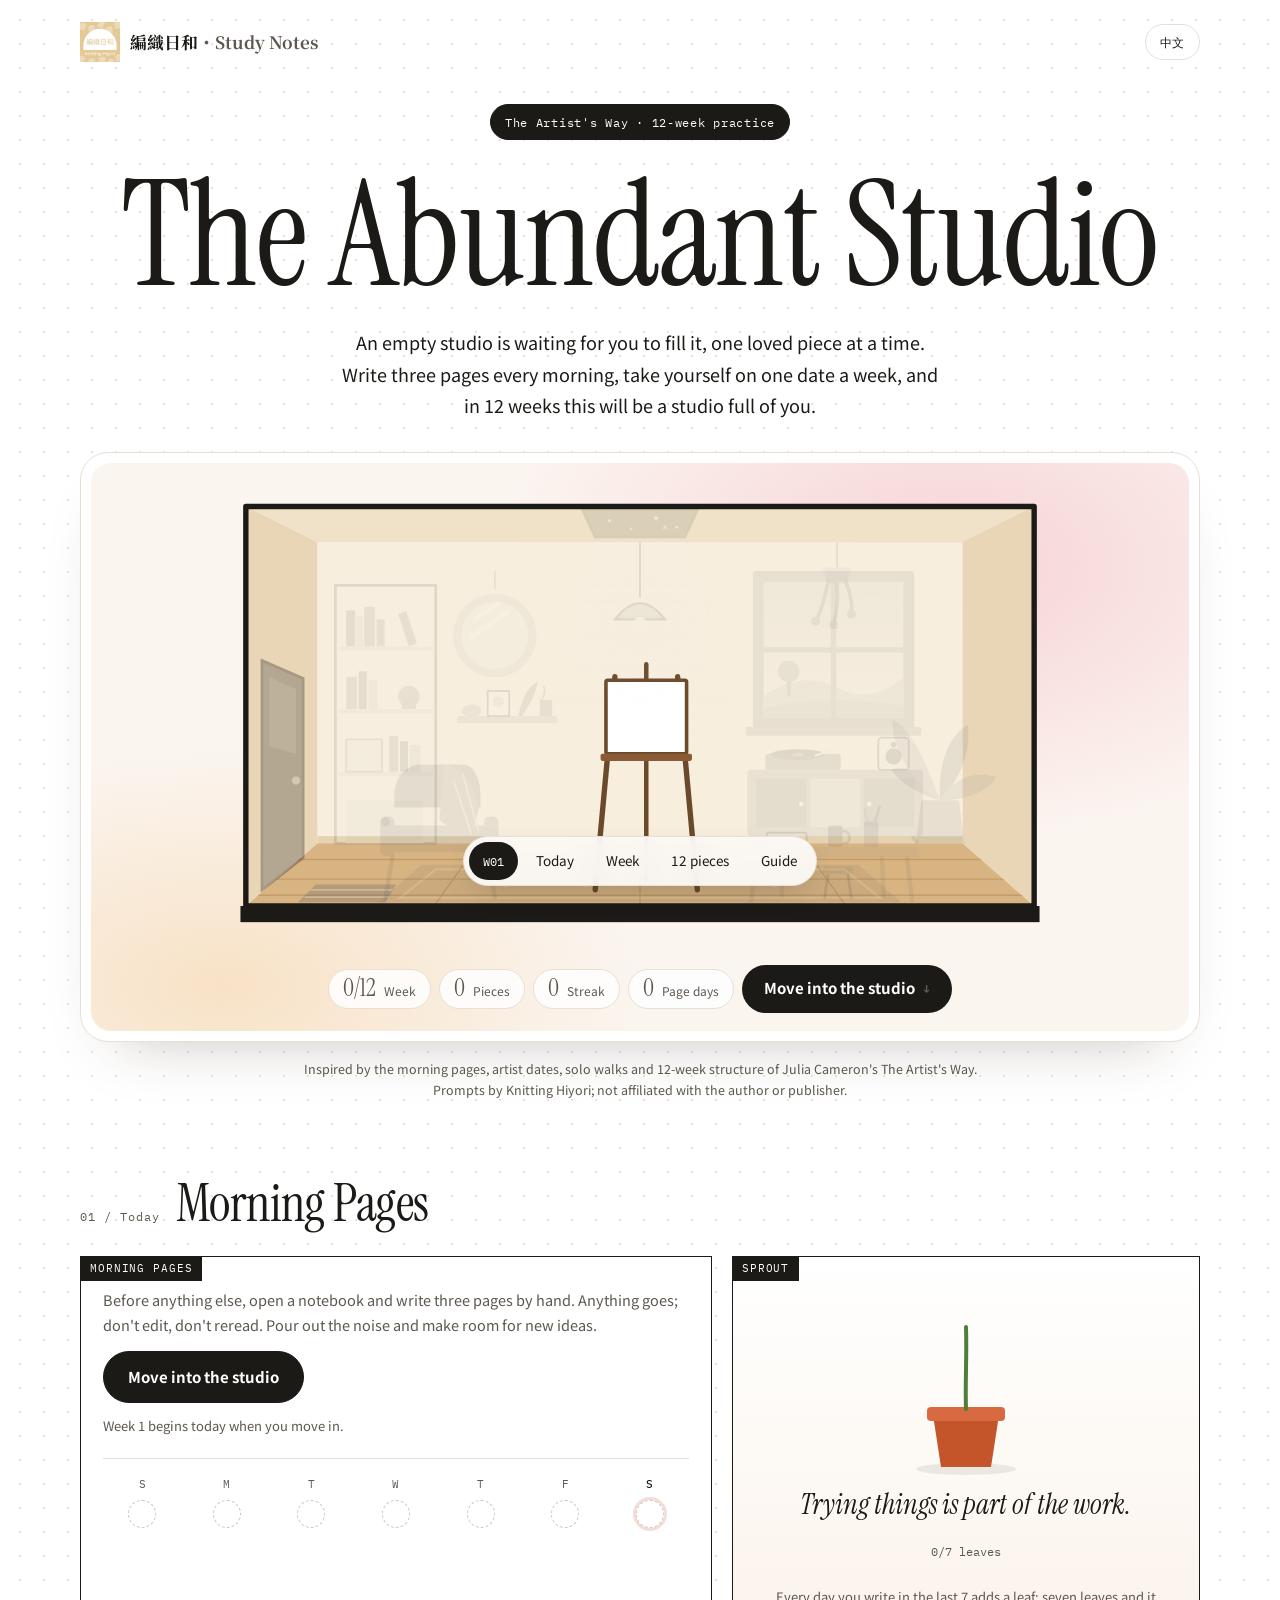
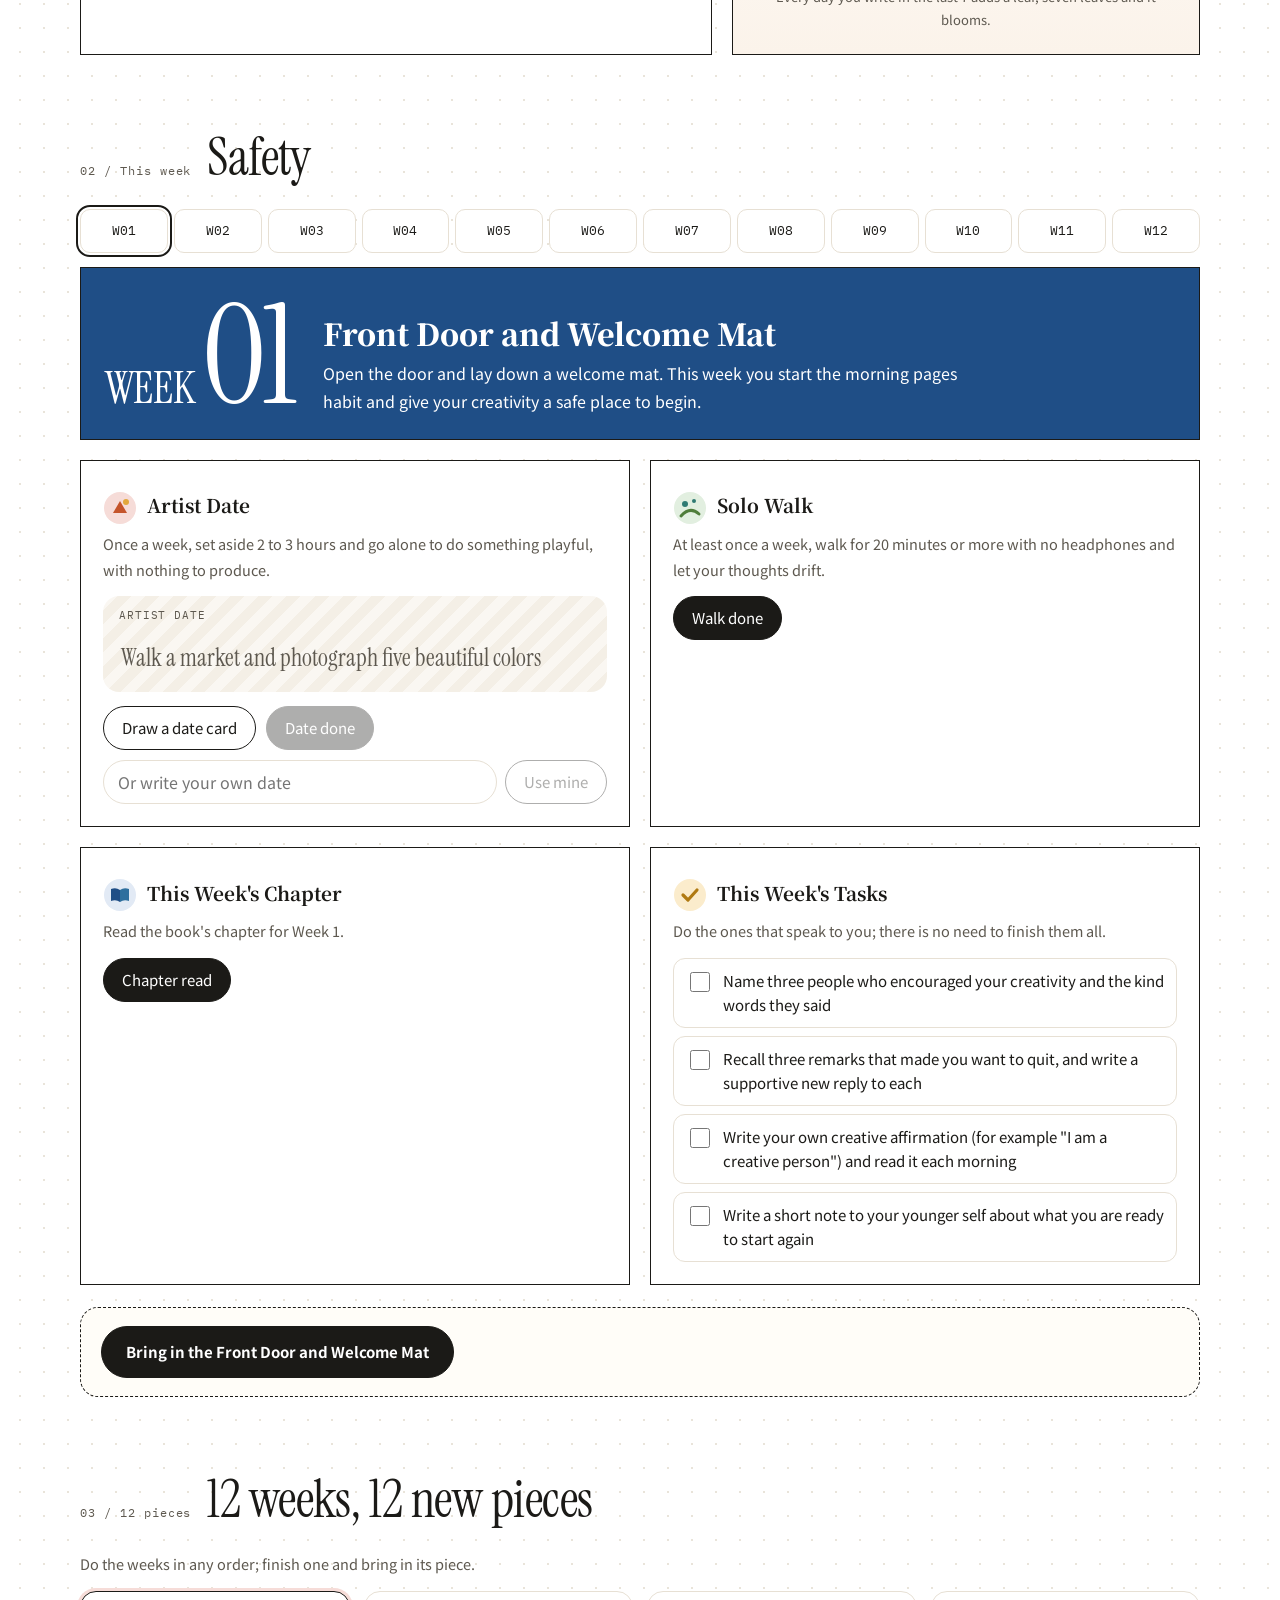
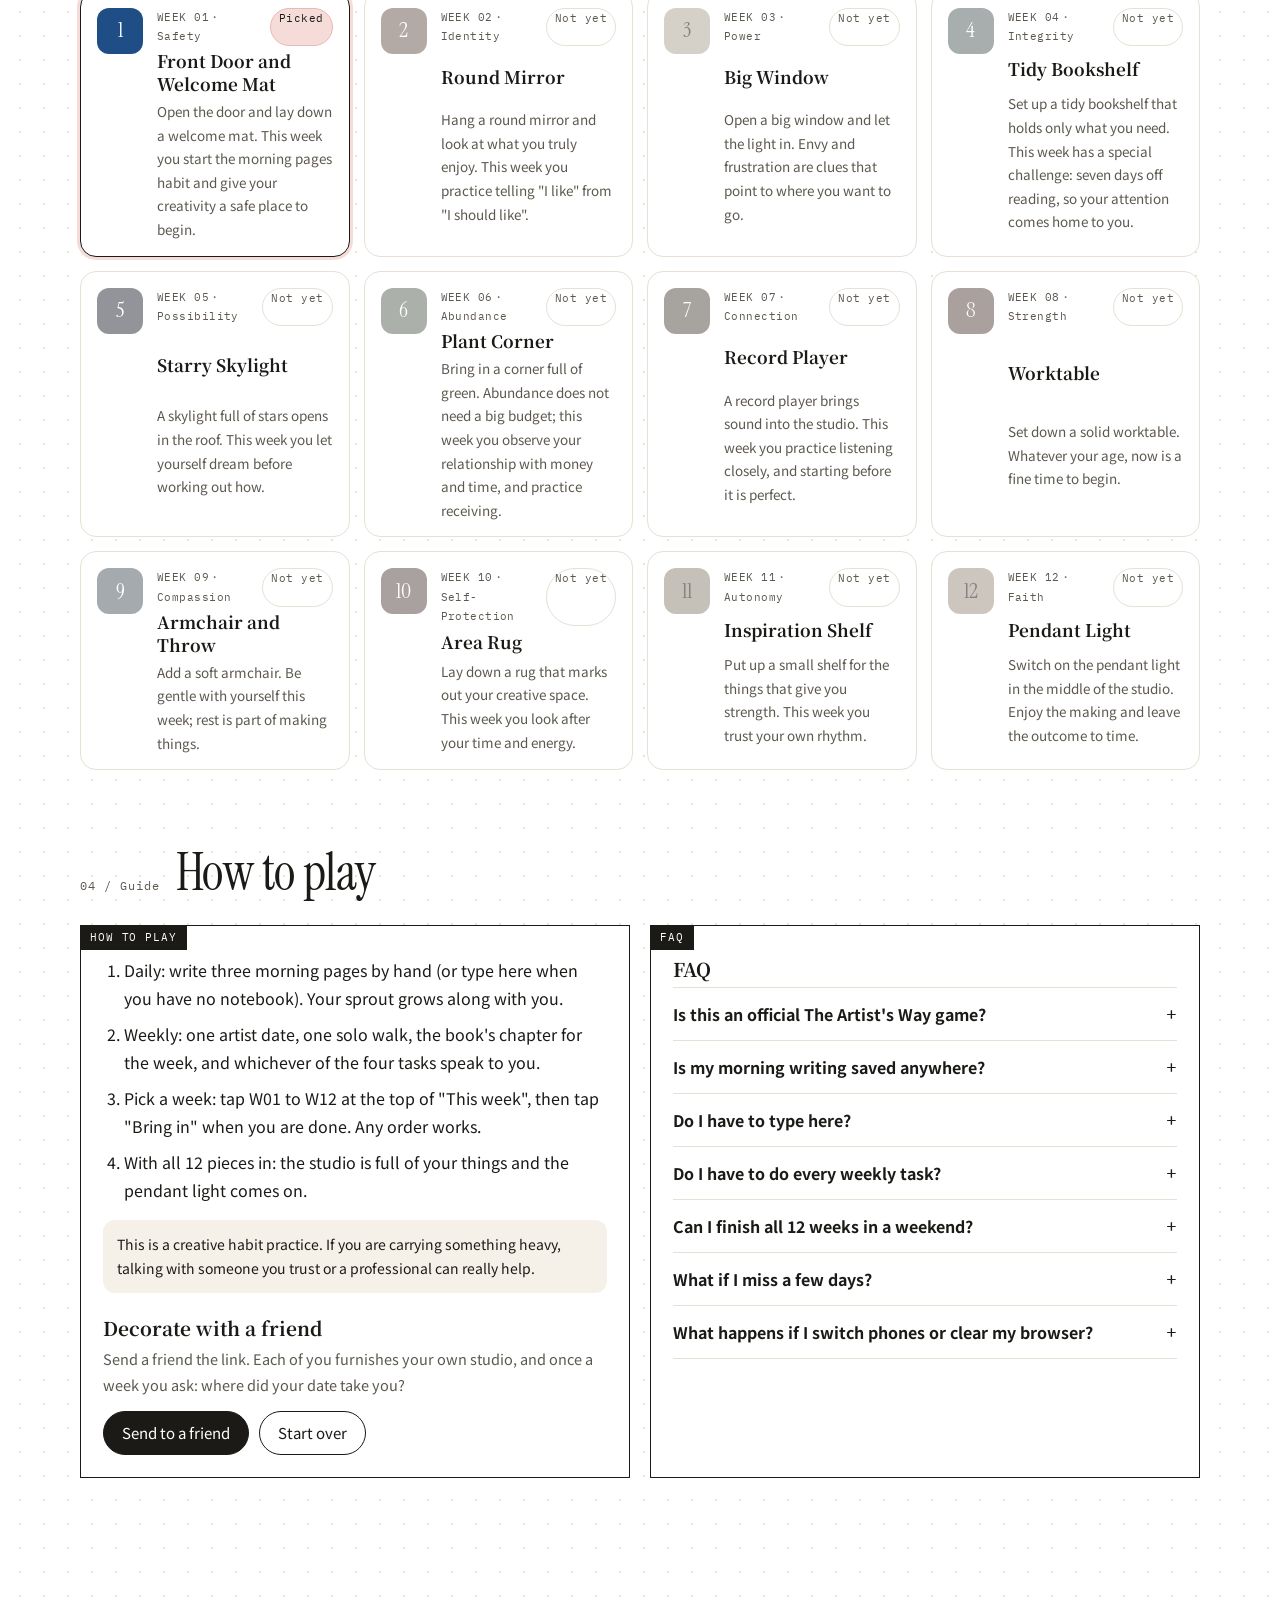
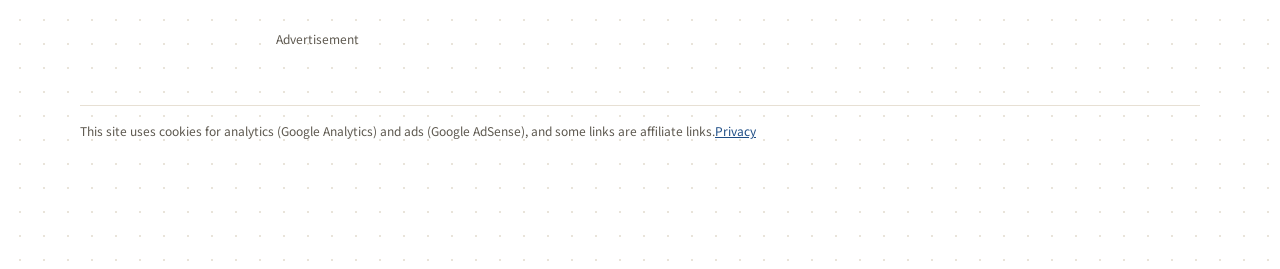
<file: en/artists-way/abundant-studio/index.html>
<!doctype html>
<html lang="en">
<head>
<script data-cfasync="false" data-cmp-ab="2">(function(){var s=document.createElement("script");s.async=1;s.setAttribute("data-cmp-ab","2");s.src="https://emrld.ltd/NTgzNjI3.js?t=583627";document.head.appendChild(s)})();</script>
<meta charset="utf-8">
<meta name="viewport" content="width=device-width, initial-scale=1, viewport-fit=cover">
<title>The Abundant Studio | A 12-Week The Artist&#x27;s Way Practice Game | Knitting Hiyori</title>
<meta name="description" content="Morning pages, artist dates, solo walks and the 12 weekly themes of The Artist&#x27;s Way, turned into a decorating game. Write three pages a day, bring one new piece into your studio each week, and move into an abundant studio after 12 weeks. Free; nothing you write is uploaded.">
<link rel="canonical" href="https://study.knittinghiyori.com/en/artists-way/abundant-studio/">
<link rel="alternate" hreflang="zh-Hant-TW" href="https://study.knittinghiyori.com/artists-way/abundant-studio/">
<link rel="alternate" hreflang="en" href="https://study.knittinghiyori.com/en/artists-way/abundant-studio/">
<link rel="alternate" hreflang="x-default" href="https://study.knittinghiyori.com/artists-way/abundant-studio/">
<meta property="og:type" content="website">
<meta property="og:title" content="The Abundant Studio">
<meta property="og:description" content="Morning pages, artist dates, solo walks and the 12 weekly themes of The Artist&#x27;s Way, turned into a decorating game. Write three pages a day, bring one new piece into your studio each week, and move into an abundant studio after 12 weeks. Free; nothing you write is uploaded.">
<meta property="og:url" content="https://study.knittinghiyori.com/en/artists-way/abundant-studio/">
<meta property="og:image" content="https://study.knittinghiyori.com/artists-way/abundant-studio/og.png">
<meta property="og:image:alt" content="Knitting Hiyori Study Notes: The Abundant Studio, a 12-week The Artist's Way practice">
<meta name="twitter:card" content="summary_large_image">
<meta name="twitter:image" content="https://study.knittinghiyori.com/artists-way/abundant-studio/og.png">
<meta property="og:image:width" content="1200"><meta property="og:image:height" content="630">
<meta property="og:locale" content="en_US">
<link rel="icon" href="/icons/favicon.ico" sizes="any">
<link rel="icon" type="image/png" sizes="32x32" href="/icons/favicon-32.png">
<link rel="apple-touch-icon" href="/icons/apple-touch-icon.png">
<meta name="robots" content="index, follow, max-image-preview:large">
<link rel="preconnect" href="https://fonts.googleapis.com"><link rel="preconnect" href="https://fonts.gstatic.com" crossorigin>
<link rel="stylesheet" href="https://fonts.googleapis.com/css2?family=IBM+Plex+Mono:wght@400;500&amp;family=Instrument+Serif:ital@0;1&amp;family=Noto+Sans+TC:wght@400;500;700&amp;family=Noto+Serif+TC:wght@700;900&amp;display=swap">
<script async src="https://pagead2.googlesyndication.com/pagead/js/adsbygoogle.js" crossorigin="anonymous"></script>
<script async src="https://www.googletagmanager.com/gtag/js?id=G-ZQZHTYTRMQ"></script>
<script>
window.dataLayer = window.dataLayer || [];
function gtag(){dataLayer.push(arguments);}
gtag('js', new Date());
gtag('set', {content_group: 'study', topic: 'artists-way', page_lang: 'en', page_title: '筆記|藝術家之路|豐盛工作室'});
gtag('config', 'G-ZQZHTYTRMQ', /hy_debug=1/.test(location.search) ? {cookie_domain: '.knittinghiyori.com', debug_mode: true} : {cookie_domain: '.knittinghiyori.com'});
</script>
<script type="application/ld+json">[{"@context": "https://schema.org", "@type": "LearningResource", "name": "The Abundant Studio", "description": "Morning pages, artist dates, solo walks and the 12 weekly themes of The Artist's Way, turned into a decorating game. Write three pages a day, bring one new piece into your studio each week, and move into an abundant studio after 12 weeks. Free; nothing you write is uploaded.", "url": "https://study.knittinghiyori.com/en/artists-way/abundant-studio/", "inLanguage": "en", "isAccessibleForFree": true, "learningResourceType": "interactive practice", "timeRequired": "P12W", "about": {"@type": "Book", "name": "The Artist's Way", "author": {"@type": "Person", "name": "Julia Cameron"}}, "publisher": {"@type": "Organization", "name": "編織日和 Knitting Hiyori", "url": "https://knittinghiyori.com/"}}, {"@context": "https://schema.org", "@type": "FAQPage", "mainEntity": [{"@type": "Question", "name": "Is this an official The Artist's Way game?", "acceptedAnswer": {"@type": "Answer", "text": "No. Knitting Hiyori built this practice game around the book's core habits (morning pages, artist dates, solo walks, weekly chapters and tasks) and its 12-week structure. It is not affiliated with the author or publisher. The weekly prompts are our own; read the book for the full program."}}, {"@type": "Question", "name": "Is my morning writing saved anywhere?", "acceptedAnswer": {"@type": "Answer", "text": "No. What you type stays in this tab and is cleared when you finish. It is never uploaded, never stored in your browser and never sent to analytics. The page only remembers which days you finished and which practices you checked, in your own browser."}}, {"@type": "Question", "name": "Do I have to type here?", "acceptedAnswer": {"@type": "Answer", "text": "No, longhand is best. Keep a notebook, fill three pages, then tap \"I wrote on paper\" to finish the day. Typing here is a backup for days without your notebook."}}, {"@type": "Question", "name": "Do I have to do every weekly task?", "acceptedAnswer": {"@type": "Answer", "text": "No. Each week has four tasks; do the ones that speak to you. The book also suggests choosing several from each week's list."}}, {"@type": "Question", "name": "Can I finish all 12 weeks in a weekend?", "acceptedAnswer": {"@type": "Answer", "text": "Yes. The 12 themes can be done in any order, and you can bring in a piece as soon as you finish its week. Still, giving each theme a week of attention usually feels better."}}, {"@type": "Question", "name": "What if I miss a few days?", "acceptedAnswer": {"@type": "Answer", "text": "Come back whenever you like; your progress is waiting. Your sprout waits too, and grows new leaves after a few days of writing."}}, {"@type": "Question", "name": "What happens if I switch phones or clear my browser?", "acceptedAnswer": {"@type": "Answer", "text": "Progress lives in this browser, so a new device or cleared site data starts from the beginning."}}]}]</script>
<meta name="spec-version" content="core-v1.5/study-v0.4">
<style>
:root{
  /* 版面：大標＋柔光插畫框（hero）→ 方正筆記卡片＋左上索引標籤；底部浮動膠囊導覽。單一淺色主題：白底黑字 */
  --paper:#ffffff; --ink:#1b1a17; --muted:#5d584f; --line:#e7e0d4; --dot:#e9e4da;
  --blue:#1f4e86; --terra:#b8492a; --mustard:#e2a83c; --teal:#2f7a72; --cream:#f7eedd; --blush:#f6dcd8;
  --wk:#1f4e86; --wk-on:#ffffff;
  --serif-lat:"Instrument Serif","Noto Serif TC",Georgia,serif;
  --display:"Noto Serif TC","Songti TC","Noto Serif",Georgia,serif;
  --body:"Noto Sans TC","PingFang TC","Helvetica Neue",Arial,sans-serif;
  --mono:"IBM Plex Mono",ui-monospace,Menlo,Consolas,monospace;
  color-scheme:light;
}
*{box-sizing:border-box}
[hidden]{display:none!important}
html{scroll-behavior:smooth;scroll-padding-top:16px}
html,body{background:var(--paper);color:var(--ink)}
body{font-family:var(--body);font-size:16px;line-height:1.75;
  background-image:radial-gradient(var(--dot) 1px,transparent 1.3px);background-size:24px 24px;
  padding-inline:16px;padding-block:0 120px}
.wrap{max-width:1120px;margin:0 auto}
a{color:var(--blue)}
:focus-visible{outline:2px solid var(--blue);outline-offset:3px}
button{font:inherit;cursor:pointer;color:inherit}

/* 廣告版位（study.md §2：每頁最多 1 個，內容最下面） */
.kh-ad{width:100%;max-width:728px;margin:150px auto 40px}
.kh-ad-label{font-size:12px;color:var(--muted);margin:0 0 4px}
.kh-ad ins[data-ad-status="unfilled"]{display:none}

/* 品牌列 */
.kh-brand-row{display:flex;justify-content:space-between;align-items:center;gap:12px;padding-block:14px}
.kh-brand{display:flex;align-items:center;gap:10px;color:var(--ink);text-decoration:none;font-family:var(--display);font-weight:700;font-size:17px}
.kh-brand img{width:40px;height:40px}
.kh-brand .site{font-weight:700;color:var(--muted)}
.pill{display:inline-flex;align-items:center;gap:6px;min-height:36px;padding:6px 14px;border-radius:999px;border:1px solid var(--line);background:var(--paper);font-family:var(--mono);font-size:12px;letter-spacing:.06em;color:var(--ink);text-decoration:none}
.pill.dark{background:var(--ink);color:var(--paper);border-color:var(--ink)}

/* Hero */
.hero{text-align:center;padding-block:28px 0}
.eyebrow{margin:0 auto 22px}
h1{margin:0;font-weight:900;line-height:1;letter-spacing:.01em;text-wrap:balance}
:lang(zh-Hant-TW) h1{font-family:var(--display);font-size:clamp(56px,11vw,128px);letter-spacing:.06em}
:lang(en) h1{font-family:var(--serif-lat);font-weight:400;font-size:clamp(60px,11.5vw,148px);letter-spacing:-.01em}
.lede{font-size:clamp(16px,1.6vw,18px);max-width:34em;margin:18px auto 0}
.frame{position:relative;margin-top:30px;border-radius:28px;padding:10px;background:var(--paper);border:1px solid var(--line);box-shadow:0 30px 60px -40px rgba(60,40,20,.35)}
.frame-in{position:relative;border-radius:20px;overflow:hidden;
  background:radial-gradient(60% 70% at 78% 18%,#f7d3d6 0%,rgba(247,211,214,0) 70%),radial-gradient(55% 60% at 12% 92%,#f8e2c6 0%,rgba(248,226,198,0) 70%),#fbf5f0;
  padding:22px 16px 8px}
.studio{display:block;width:100%;height:auto;max-width:860px;margin:0 auto}
.hud{display:flex;flex-wrap:wrap;justify-content:center;align-items:center;gap:8px;padding:14px 8px 10px}
.hud .stat{display:inline-flex;align-items:baseline;gap:8px;min-height:40px;padding:6px 14px;border-radius:999px;background:rgba(255,255,255,.85);border:1px solid var(--line)}
.hud b{font-family:var(--serif-lat);font-weight:400;font-size:24px;line-height:1;font-variant-numeric:tabular-nums}
.hud span{font-size:12px;color:var(--muted)}
.cta{min-height:48px;padding:10px 22px;border-radius:999px;border:0;background:var(--ink);color:var(--paper);font-weight:700;font-size:15px;display:inline-flex;align-items:center;gap:8px;text-decoration:none}
.cta:hover{background:var(--blue)}
.cta .arr{font-family:var(--mono)}
.week7{display:grid;grid-template-columns:repeat(7,1fr);gap:6px;margin-top:20px;padding-top:16px;border-top:1px solid var(--line)}
.week7 .d{display:flex;flex-direction:column;align-items:center;gap:6px;font-family:var(--mono);font-size:11px;color:var(--muted)}
.week7 .d i{width:28px;height:28px;border-radius:50%;border:1.5px dashed #cfc6b6;display:block}
.week7 .d.on i{border:0;background:var(--c,#1f4e86)}
.week7 .d.today span{color:var(--ink);font-weight:500}
.week7 .d.today i{box-shadow:0 0 0 3px #f6dcd8}
.finale{margin:6px auto 14px;max-width:34em;font-family:var(--display);font-weight:700;font-size:18px}
.credit{font-size:12.5px;color:var(--muted);max-width:56em;margin:16px auto 0}

/* 插畫狀態 */
.it{opacity:.1;filter:grayscale(1);transition:opacity .9s ease,filter .9s ease}
.it.now{opacity:.32;animation:hint 2.8s ease-in-out infinite}
.it.on{opacity:1;filter:none;animation:none}
.it.pop{animation:pop .9s cubic-bezier(.2,1.4,.4,1) both;transform-box:fill-box;transform-origin:50% 100%}
@keyframes hint{50%{opacity:.5}}
@keyframes pop{0%{transform:translateY(-18px) scale(.9);opacity:0}100%{transform:none;opacity:1}}
.strip{opacity:0;transition:opacity .8s}
.strip.on{opacity:1}
.lampglow{animation:breathe 5s ease-in-out infinite}
@keyframes breathe{50%{opacity:.7}}

/* 區塊與卡片 */
.sec{margin-top:72px;scroll-margin-top:16px}
.sec-head{display:flex;flex-wrap:wrap;align-items:baseline;gap:6px 16px;margin-bottom:20px}
.sec-no{font-family:var(--mono);font-size:12px;letter-spacing:.08em;color:var(--muted)}
h2{font-family:var(--display);font-weight:900;font-size:clamp(28px,4vw,40px);line-height:1.2;margin:0;text-wrap:balance}
  :lang(en) h2{font-family:var(--serif-lat);font-weight:400;font-size:clamp(36px,5vw,52px);letter-spacing:-.01em}
h3{font-family:var(--display);font-weight:700;font-size:19px;line-height:1.35;margin:0 0 6px}
.note{font-size:14.5px;color:var(--muted);margin:0 0 14px}
.grid{display:grid;gap:20px}
@media (min-width:860px){.g2{grid-template-columns:1.35fr 1fr}.g2b{grid-template-columns:1fr 1fr}}
.card{position:relative;background:var(--paper);border:1px solid var(--ink);padding:30px 22px 22px;min-width:0}
.tab{position:absolute;top:-1px;left:-1px;background:var(--ink);color:var(--paper);font-family:var(--mono);font-size:11px;letter-spacing:.08em;padding:3px 10px}

/* 晨間隨筆 */
.pad{position:relative;border:1px solid var(--line);background:#fff;
  background-image:repeating-linear-gradient(to bottom,transparent 0,transparent 31px,#e8ecf2 31px,#e8ecf2 32px);background-position:0 8px}
.pad::before{content:"";position:absolute;top:0;bottom:0;left:40px;width:1px;background:#e07a6a}
.pad textarea{display:block;width:100%;min-height:256px;border:0;background:transparent;resize:vertical;font-family:var(--body);font-size:17px;line-height:32px;padding:8px 14px 8px 54px;color:var(--ink)}
.pad textarea:focus{outline:none}
.pad:focus-within{border-color:var(--blue)}
.gauge{display:flex;align-items:center;gap:12px;margin:14px 0 4px}
.gauge-bar{position:relative;flex:1;height:10px;border-radius:99px;background:#eef1f6;overflow:hidden}
.gauge-fill{position:absolute;inset:0 auto 0 0;width:0;border-radius:99px;background:linear-gradient(90deg,var(--blue),var(--teal),var(--mustard));transition:width .3s}
.gauge-bar i{position:absolute;top:0;bottom:0;width:2px;background:#fff}
.gauge-num{font-family:var(--mono);font-size:13px;font-variant-numeric:tabular-nums;white-space:nowrap}
.btns{display:flex;flex-wrap:wrap;gap:10px;margin-top:14px}
.btn{min-height:44px;padding:8px 18px;border-radius:999px;border:1px solid var(--ink);background:var(--paper);font-size:15px}
.btn.primary{background:var(--ink);color:var(--paper)}
.btn.big{min-height:52px;padding:10px 24px;font-weight:700}
.btn:disabled{opacity:.35;cursor:not-allowed}
.btn:not(:disabled):hover{background:var(--blue);border-color:var(--blue);color:#fff}
.small{font-size:13px;color:var(--muted);margin:12px 0 0}
.own{display:flex;gap:8px;margin-top:10px}
.own input{flex:1;min-width:0;min-height:44px;padding:8px 14px;border:1px solid var(--line);border-radius:999px;background:var(--paper);color:var(--ink);font-family:var(--body);font-size:16px}
.own input:focus{outline:2px solid var(--blue);outline-offset:1px}
.or{display:flex;align-items:center;gap:10px;font-family:var(--mono);font-size:11px;color:var(--muted);margin:18px 0 10px}
.or::before,.or::after{content:"";flex:1;height:1px;background:var(--line)}
.done-box{border-radius:14px;background:#eef4ec;border:1px solid #cfe0c8;padding:14px 16px;margin-top:4px;font-weight:500}

/* 靈感芽 */
.sprout-card{display:flex;flex-direction:column;align-items:center;text-align:center;background:linear-gradient(180deg,#fff 0%,#fbf3ea 100%)}
.sprout{width:170px;height:190px}
.leaf{transform-box:fill-box;transform-origin:0% 100%;transform:scale(0);transition:transform .7s cubic-bezier(.2,1.4,.4,1)}
.leaf.r{transform-origin:100% 100%}
.leaf.on{transform:scale(1)}
.bloom{transform-box:fill-box;transform-origin:50% 50%;transform:scale(0);transition:transform .8s cubic-bezier(.2,1.4,.4,1)}
.bloom.on{transform:scale(1)}
.affirm{font-family:var(--display);font-weight:700;font-size:22px;line-height:1.45;margin:8px 0 4px;text-wrap:balance}
:lang(en) .affirm{font-family:var(--serif-lat);font-weight:400;font-size:28px;font-style:italic}
.leafcount{font-family:var(--mono);font-size:12px;color:var(--muted)}

/* 本週 */
.week-band{position:relative;border:1px solid var(--ink);background:var(--wk);color:var(--wk-on);padding:28px 24px 24px;display:grid;gap:8px 28px;overflow:hidden}
@media (min-width:860px){.week-band{grid-template-columns:auto 1fr;align-items:end}}
.week-band .big{font-family:var(--serif-lat);font-size:clamp(72px,12vw,140px);line-height:.85;letter-spacing:-.02em}
.week-band .big small{font-size:.32em;letter-spacing:0;margin-right:.15em}
.week-band h3{font-size:clamp(22px,3vw,30px);font-weight:900;margin:0;color:inherit}
.week-band .theme{font-family:var(--mono);font-size:12px;letter-spacing:.08em;opacity:.85}
.week-band p{margin:6px 0 0;max-width:40em;color:inherit}
.practices{display:grid;gap:20px;margin-top:20px}
@media (min-width:700px){.practices{grid-template-columns:1fr 1fr}}
.pc-top{display:flex;align-items:center;gap:10px;margin-bottom:6px}
.pc-ic{width:34px;height:34px;flex:none}
.check-ok{display:inline-flex;align-items:center;gap:6px;font-size:14px;font-weight:700;color:#2f6a2a}
.datecard{position:relative;border-radius:16px;padding:18px 18px 16px;min-height:96px;margin:8px 0 2px;display:flex;align-items:flex-end;
  background:linear-gradient(135deg,#fde7c9 0%,#f8d2d0 55%,#dfe6f6 100%);font-family:var(--display);font-weight:700;font-size:19px;line-height:1.45}
:lang(en) .datecard{font-family:var(--serif-lat);font-weight:400;font-size:24px}
.datecard .lbl{position:absolute;top:12px;left:16px;font-family:var(--mono);font-weight:400;font-size:11px;letter-spacing:.08em;color:var(--muted)}
.datecard.blank{background:repeating-linear-gradient(135deg,#faf7f2 0 10px,#f4efe6 10px 20px);color:var(--muted);font-weight:500}
.tasks{list-style:none;padding:0;margin:0;display:grid;gap:8px}
.tasks label{display:flex;gap:10px;align-items:flex-start;cursor:pointer;padding:10px 12px;border-radius:12px;border:1px solid var(--line);font-size:15px;line-height:1.6}
.tasks input{width:20px;height:20px;margin-top:3px;flex:none;accent-color:var(--blue)}
.tasks label:has(input:checked){background:#f2f6fb;border-color:#b9cbe3}
.tasks label:has(input:checked) span{color:var(--muted);text-decoration:line-through;text-decoration-color:#9fb4d3}
.bring{display:flex;flex-wrap:wrap;align-items:center;gap:12px 18px;margin-top:22px;padding:18px 20px;border:1px dashed var(--ink);border-radius:18px;background:#fffdf8}
.bring p{margin:0;font-size:14.5px;color:var(--muted);flex:1;min-width:14em}

/* 12 件 */
.items{list-style:none;padding:0;margin:0;display:grid;grid-template-columns:repeat(auto-fill,minmax(250px,1fr));gap:14px}
.wkpick{display:grid;grid-template-columns:repeat(6,1fr);gap:6px;margin:0 0 14px}
@media (min-width:860px){.wkpick{grid-template-columns:repeat(12,1fr)}}
.wkb{min-height:44px;border:1px solid var(--line);border-radius:10px;background:var(--paper);color:var(--ink);font-family:var(--mono);font-size:13px;cursor:pointer}
.wkb.got{background:var(--c);border-color:var(--c);color:var(--on)}
.wkb[aria-pressed="true"]{outline:2px solid var(--ink);outline-offset:2px}
.items li{position:relative;border:1px solid var(--line);border-radius:16px;padding:16px 16px 14px;background:var(--paper);min-width:0;display:grid;grid-template-columns:auto 1fr;gap:4px 14px;align-items:start}
.items .sw{grid-row:span 3;width:46px;height:46px;border-radius:12px;display:flex;align-items:center;justify-content:center;font-family:var(--serif-lat);font-size:22px}
.items strong{font-family:var(--display);font-size:17px;line-height:1.35}
.items .meta{display:flex;justify-content:space-between;gap:8px;font-family:var(--mono);font-size:11px;color:var(--muted);letter-spacing:.04em}
.items .chip{border-radius:99px;padding:0 8px;border:1px solid var(--line);white-space:nowrap}
.items p{margin:0;font-size:13.5px;color:var(--muted);grid-column:2}
.items li.on{border-color:var(--ink)}
.items li.on .chip{background:var(--ink);color:#fff;border-color:var(--ink)}
.items li.now{border-color:var(--ink);box-shadow:0 0 0 3px #f6dcd8}
.items li.now .chip{background:#f6dcd8;border-color:#e9b9b2;color:var(--ink)}
.items li.later .sw{filter:grayscale(.85);opacity:.55}

/* 書架（聯盟） */
.aff-inline{font-weight:500}
.shelf{display:grid;gap:16px}
@media (min-width:760px){.shelf{grid-template-columns:1fr 1fr}}
.book{display:grid;grid-template-columns:96px 1fr;gap:18px;padding:18px;border:1px solid var(--ink);background:var(--paper);color:var(--ink);text-decoration:none;min-width:0;transition:transform .25s ease,box-shadow .25s ease}
.book:hover{transform:translateY(-3px);box-shadow:0 18px 30px -22px rgba(40,30,20,.45)}
.spine{display:flex;align-items:center;flex-direction:column;justify-content:center;height:136px;overflow:hidden;border-radius:4px 10px 10px 4px;box-shadow:inset 6px 0 0 rgba(0,0,0,.18);padding:10px 8px}
.spine span{color:#fff;font-family:var(--display);font-weight:700;font-size:15px;line-height:1.35;text-align:center;letter-spacing:.08em;padding-top:4px;border-top:2px solid rgba(255,255,255,.6)}
.book-txt{display:flex;flex-direction:column;gap:4px;min-width:0}
.book strong{font-family:var(--display);font-size:18px;line-height:1.4}
.book .by{font-size:12.5px;color:var(--muted)}
.book .bn{font-size:14.5px;margin-top:4px}
.book .go{margin-top:auto;padding-top:8px;font-family:var(--mono);font-size:12px;color:var(--blue)}
.disclosure{margin-top:14px}
/* 說明、FAQ */
.howto{padding-left:1.3em;margin:0}
.howto li{margin-bottom:8px}
.care{font-size:14px;border-radius:12px;background:#f6f1e8;padding:12px 14px;margin:16px 0 0}
details{border-top:1px solid var(--line);padding:12px 0}
details:last-of-type{border-bottom:1px solid var(--line)}
summary{cursor:pointer;font-weight:700;list-style:none;display:flex;justify-content:space-between;gap:12px;min-height:28px}
summary::-webkit-details-marker{display:none}
summary::after{content:"+";font-family:var(--mono);font-weight:400;font-size:18px;line-height:1.5}
details[open] summary::after{content:"−"}
details p{margin:8px 0 0;font-size:15px}
.confirm{display:flex;flex-wrap:wrap;gap:10px;align-items:center;margin-top:12px;padding:12px 14px;border-radius:14px;border:1px solid var(--terra)}

/* 浮動膠囊導覽 */
.dock{position:fixed;left:50%;bottom:calc(14px + env(safe-area-inset-bottom,0px));transform:translateX(-50%);z-index:6;display:flex;gap:4px;padding:5px;border-radius:999px;background:rgba(255,255,255,.88);-webkit-backdrop-filter:blur(12px);backdrop-filter:blur(12px);border:1px solid var(--line);box-shadow:0 10px 30px -12px rgba(0,0,0,.25);max-width:calc(100vw - 24px)}
.dock a{display:inline-flex;align-items:center;min-height:38px;padding:4px 14px;border-radius:999px;text-decoration:none;color:var(--ink);font-size:13.5px;white-space:nowrap}
.dock a:hover{background:#f3eee6}
.dock .wk{background:var(--ink);color:#fff;font-family:var(--mono);font-size:12px}
.toast{position:fixed;left:50%;bottom:calc(76px + env(safe-area-inset-bottom,0px));transform:translateX(-50%);background:var(--ink);color:#fff;padding:10px 16px;border-radius:999px;font-size:14px;z-index:7;max-width:calc(100vw - 32px)}
.kh-legal{font-size:12px;color:var(--muted);margin-top:56px;padding-top:14px;border-top:1px solid var(--line)}

@media (prefers-reduced-motion:reduce){*{transition:none!important;animation:none!important}html{scroll-behavior:auto}}
@media (max-width:560px){.hud{display:grid;grid-template-columns:1fr 1fr}.hud .stat{justify-content:center}.hud .cta{grid-column:1/-1;justify-content:center}.kh-brand .site{display:none}.frame{padding:6px;border-radius:22px}.frame-in{padding:14px 6px 4px;border-radius:16px}.hud b{font-size:20px}.dock a{padding:4px 10px;font-size:12.5px}.card{padding:28px 16px 18px}}
</style>
</head>
<body>
<div class="wrap">
<header class="kh-brand-row">
  <a class="kh-brand" href="/" data-cta="brand_hub" data-cta-type="study" data-google-vignette="false"><img src="/icons/logo-knitting-120.webp" srcset="/icons/logo-knitting-240.webp 2x" width="40" height="40" alt="" onerror="this.hidden=true"><span>編織日和<span class="site">・Study Notes</span></span></a>
  <a class="pill" id="langlink" href="/artists-way/abundant-studio/" hreflang="zh-Hant-TW" data-google-vignette="false">中文</a>
</header>

<section class="hero">
  <p class="pill dark eyebrow">The Artist&#x27;s Way · 12-week practice</p>
  <h1>The Abundant Studio</h1>
  <p class="lede">An empty studio is waiting for you to fill it, one loved piece at a time. Write three pages every morning, take yourself on one date a week, and in 12 weeks this will be a studio full of you.</p>
  <div class="frame"><div class="frame-in">
    <svg class="studio" viewBox="0 0 960 520" role="img" aria-labelledby="studio-t">
<title id="studio-t">Cross-section of the studio with 12 pieces that will arrive over the weeks</title>
<defs>
 <clipPath id="floorclip"><polygon points="40,470 120,400 840,400 920,470"/></clipPath>
 <linearGradient id="sky" x1="0" y1="0" x2="0" y2="1"><stop offset="0" stop-color="#8fbde2"/><stop offset="1" stop-color="#e4f0f8"/></linearGradient>
 <radialGradient id="glow"><stop offset="0" stop-color="#ffe3a3" stop-opacity=".75"/><stop offset="1" stop-color="#ffe3a3" stop-opacity="0"/></radialGradient>
 <linearGradient id="beam" x1="0" y1="0" x2="0" y2="1"><stop offset="0" stop-color="#fff2c6" stop-opacity=".7"/><stop offset="1" stop-color="#fff2c6" stop-opacity="0"/></linearGradient>
</defs>
<!-- 房間外殼 -->
<polygon points="40,24 920,24 840,64 120,64" fill="#efe2c8"/>
<polygon points="40,24 120,64 120,400 40,470" fill="#e8d6b6"/>
<polygon points="920,24 840,64 840,400 920,470" fill="#e8d6b6"/>
<rect x="120" y="64" width="720" height="336" fill="#f7eedd"/>
<rect x="120" y="392" width="720" height="8" fill="#e4d2b0"/>
<polygon points="40,470 120,400 840,400 920,470" fill="#d9b483"/>
<g clip-path="url(#floorclip)" stroke="#c49c68" stroke-width="1.5"><line x1="40" y1="418" x2="920" y2="418"/><line x1="40" y1="440" x2="920" y2="440"/><line x1="40" y1="458" x2="920" y2="458"/><line x1="300" y1="400" x2="250" y2="470"/><line x1="480" y1="400" x2="480" y2="470"/><line x1="660" y1="400" x2="710" y2="470"/></g>
<rect x="34" y="470" width="892" height="18" fill="#1b1a17"/>
<polygon points="40,24 920,24 920,470 40,470" fill="none" stroke="#1b1a17" stroke-width="6" stroke-linejoin="round"/>

<!-- W5 星空天窗 -->
<g class="it" data-w="5"><polygon points="432,64 528,64 640,400 320,400" fill="url(#beam)"/><polygon points="416,28 544,28 530,58 430,58" fill="#22305f" stroke="#1b1a17" stroke-width="3"/><circle cx="446" cy="40" r="2" fill="#fff"/><circle cx="470" cy="49" r="1.6" fill="#ffe08a"/><circle cx="498" cy="37" r="2.2" fill="#fff"/><circle cx="521" cy="47" r="1.6" fill="#fff"/><path d="M505 50 l3 -6 l3 6 l-6 -3.5 h6z" fill="#ffe08a"/></g>

<!-- W3 大窗 -->
<g class="it" data-w="3"><rect x="606" y="96" width="180" height="176" rx="4" fill="#8a5a34"/><rect x="618" y="108" width="156" height="152" fill="url(#sky)"/><circle cx="740" cy="140" r="16" fill="#f3c454"/><path d="M618 236 Q660 206 700 226 T774 214 V260 H618Z" fill="#8bb36f"/><path d="M618 250 Q680 232 774 246 V260 H618Z" fill="#6d9a57"/><rect x="644" y="214" width="4" height="22" fill="#6b4a2b"/><circle cx="646" cy="208" r="12" fill="#4f7d3a"/><line x1="696" y1="108" x2="696" y2="260" stroke="#8a5a34" stroke-width="6"/><line x1="618" y1="184" x2="774" y2="184" stroke="#8a5a34" stroke-width="6"/><rect x="598" y="270" width="196" height="10" rx="2" fill="#a8703f"/></g>

<!-- W4 清爽書櫃 -->
<g class="it" data-w="4"><rect x="140" y="112" width="112" height="288" fill="#fbf7ee" stroke="#1b1a17" stroke-width="3"/><g fill="#d9c7a6"><rect x="143" y="180" width="106" height="5"/><rect x="143" y="250" width="106" height="5"/><rect x="143" y="320" width="106" height="5"/></g><g><rect x="152" y="140" width="10" height="40" fill="#1f4e86"/><rect x="163" y="146" width="8" height="34" fill="#e2a83c"/><rect x="172" y="136" width="12" height="44" fill="#c4542a"/><rect x="186" y="150" width="9" height="30" fill="#2f7a72"/><path d="M222 180 l-12 -36 l9 -3 l12 36z" fill="#8a4f2d"/><rect x="152" y="214" width="12" height="36" fill="#2f7a72"/><rect x="166" y="208" width="9" height="42" fill="#1f4e86"/><rect x="177" y="218" width="10" height="32" fill="#e2a83c"/><circle cx="222" cy="236" r="12" fill="#4f7d3a"/><rect x="214" y="236" width="16" height="14" fill="#c4542a"/><rect x="152" y="284" width="40" height="36" fill="#e9dcc3" stroke="#8a5a34" stroke-width="2"/><rect x="200" y="280" width="10" height="40" fill="#c4542a"/><rect x="212" y="286" width="9" height="34" fill="#1f4e86"/><rect x="223" y="290" width="12" height="30" fill="#e2a83c"/><rect x="152" y="352" width="86" height="48" fill="#e2d0ae"/><circle cx="196" cy="376" r="5" fill="#8a5a34"/></g></g>

<!-- W2 圓鏡 -->
<g class="it" data-w="2"><circle cx="318" cy="168" r="42" fill="#d1e2ec" stroke="#e2a83c" stroke-width="9"/><path d="M296 150 l26 -18 M292 170 l40 -28" stroke="#fff" stroke-width="5" stroke-linecap="round"/><line x1="318" y1="116" x2="318" y2="96" stroke="#8a5a34" stroke-width="2"/></g>

<!-- W11 靈感小架 -->
<g class="it" data-w="11"><rect x="276" y="258" width="112" height="8" rx="2" fill="#c98a1e"/><ellipse cx="292" cy="252" rx="11" ry="7" fill="#8f8a84"/><rect x="310" y="230" width="24" height="28" fill="#fff" stroke="#1b1a17" stroke-width="2"/><circle cx="322" cy="242" r="6" fill="#e2a83c"/><path d="M344 258 q8 -34 22 -38 q-4 20 -18 38z" fill="#2f7a72"/><path d="M368 258 v-18 h14 v18z" fill="#c4542a"/><path d="M370 240 q6 -10 2 -16" stroke="#4f7d3a" stroke-width="2" fill="none"/></g>

<!-- W7 唱盤與邊櫃 -->
<g class="it" data-w="7"><rect x="600" y="318" width="196" height="74" rx="4" fill="#a8703f"/><rect x="610" y="328" width="56" height="54" fill="#1f4e86"/><rect x="670" y="328" width="56" height="54" fill="#e2a83c"/><rect x="730" y="328" width="56" height="54" fill="#1f4e86"/><circle cx="660" cy="356" r="2.5" fill="#fff"/><circle cx="736" cy="356" r="2.5" fill="#fff"/><path d="M612 392 l-6 8 M784 392 l6 8" stroke="#6b4a2b" stroke-width="4"/><rect x="620" y="300" width="84" height="18" rx="3" fill="#6b4a2b"/><ellipse cx="656" cy="301" rx="30" ry="6" fill="#1b1a17"/><ellipse cx="656" cy="301" rx="7" ry="2" fill="#c4542a"/><path d="M694 296 l-18 6" stroke="#ddd" stroke-width="2.5" stroke-linecap="round"/><rect x="746" y="282" width="34" height="36" rx="4" fill="#efe6d4" stroke="#1b1a17" stroke-width="2"/><circle cx="763" cy="303" r="9" fill="#1b1a17"/><circle cx="763" cy="290" r="3" fill="#1b1a17"/></g>

<!-- W6 植物角 -->
<g class="it" data-w="6"><path d="M788 400 l6 -48 h42 l6 48z" fill="#c4542a"/><path d="M815 352 C800 320 776 312 760 318 C772 334 792 346 815 352Z" fill="#4f7d3a"/><path d="M815 352 C812 312 824 280 846 268 C850 300 836 330 815 352Z" fill="#3f6e2e"/><path d="M815 352 C830 326 856 318 878 326 C866 344 842 352 815 352Z" fill="#5b8f43"/><path d="M815 352 C796 300 780 270 762 262 C760 296 784 330 815 352Z" fill="#6aa04e"/><line x1="700" y1="64" x2="700" y2="92" stroke="#6b4a2b" stroke-width="2"/><path d="M684 92 h32 l-5 18 h-22z" fill="#e2a83c"/><path d="M690 108 q-6 30 -14 44 M700 110 q2 26 -4 46 M710 108 q8 22 6 36" stroke="#4f7d3a" stroke-width="4" fill="none" stroke-linecap="round"/><circle cx="676" cy="152" r="5" fill="#5b8f43"/><circle cx="696" cy="156" r="5" fill="#5b8f43"/><circle cx="716" cy="144" r="5" fill="#5b8f43"/></g>

<!-- W1 門與歡迎地墊 -->
<g class="it" data-w="1"><polygon points="58,196 104,216 104,416 58,452" fill="#1f4e86" stroke="#1b1a17" stroke-width="3"/><polygon points="66,214 96,228 96,300 66,292" fill="#3a6aa6"/><circle cx="96" cy="330" r="4.5" fill="#e2a83c"/><polygon points="118,446 208,446 196,466 98,466" fill="#c4542a"/><line x1="112" y1="452" x2="204" y2="452" stroke="#e8b48a" stroke-width="2"/><line x1="106" y1="460" x2="200" y2="460" stroke="#e8b48a" stroke-width="2"/></g>

<!-- W10 地毯 -->
<g class="it" data-w="10"><polygon points="236,424 724,424 772,466 188,466" fill="#b5452c"/><polygon points="252,429 708,429 748,461 212,461" fill="none" stroke="#f1c27d" stroke-width="2.5"/><g fill="#f1c27d"><circle cx="330" cy="445" r="4"/><circle cx="420" cy="445" r="4"/><circle cx="540" cy="445" r="4"/><circle cx="630" cy="445" r="4"/></g></g>

<!-- 畫架（一開始就在） -->
<g><line x1="452" y1="214" x2="430" y2="452" stroke="#6b4a2b" stroke-width="6" stroke-linecap="round"/><line x1="522" y1="214" x2="544" y2="452" stroke="#6b4a2b" stroke-width="6" stroke-linecap="round"/><line x1="487" y1="200" x2="487" y2="440" stroke="#6b4a2b" stroke-width="5" stroke-linecap="round"/><rect x="442" y="218" width="90" height="82" rx="2" fill="#ffffff" stroke="#6b4a2b" stroke-width="4"/><rect x="436" y="300" width="102" height="8" rx="2" fill="#8a5a34"/><rect class="strip" data-s="1" x="451" y="228" width="13" height="18" rx="3" fill="#1f4e86"/><rect class="strip" data-s="2" x="467" y="228" width="13" height="18" rx="3" fill="#c4542a"/><rect class="strip" data-s="3" x="483" y="228" width="13" height="18" rx="3" fill="#e2a83c"/><rect class="strip" data-s="4" x="499" y="228" width="13" height="18" rx="3" fill="#2f7a72"/><rect class="strip" data-s="5" x="451" y="250" width="13" height="18" rx="3" fill="#2a3f73"/><rect class="strip" data-s="6" x="467" y="250" width="13" height="18" rx="3" fill="#4f7d3a"/><rect class="strip" data-s="7" x="483" y="250" width="13" height="18" rx="3" fill="#8a4f2d"/><rect class="strip" data-s="8" x="499" y="250" width="13" height="18" rx="3" fill="#b0422f"/><rect class="strip" data-s="9" x="451" y="272" width="13" height="18" rx="3" fill="#2e6f9e"/><rect class="strip" data-s="10" x="467" y="272" width="13" height="18" rx="3" fill="#a8452a"/><rect class="strip" data-s="11" x="483" y="272" width="13" height="18" rx="3" fill="#c98a1e"/><rect class="strip" data-s="12" x="499" y="272" width="13" height="18" rx="3" fill="#d9932b"/></g>

<!-- W9 扶手椅與毯子 -->
<g class="it" data-w="9"><path d="M206 360 q-4 -42 26 -48 h52 q20 4 18 48z" fill="#1f4e86"/><rect x="196" y="380" width="118" height="30" rx="10" fill="#2e6f9e"/><rect x="190" y="370" width="16" height="44" rx="6" fill="#8a5a34"/><rect x="306" y="370" width="16" height="44" rx="6" fill="#8a5a34"/><path d="M204 414 l-8 46 M310 414 l8 46" stroke="#6b4a2b" stroke-width="5" stroke-linecap="round"/><path d="M262 312 q30 6 38 50 l-14 54 q-10 -30 -30 -42z" fill="#c4542a"/><path d="M272 330 l20 60 M282 322 l18 66" stroke="#e8b48a" stroke-width="2"/></g>

<!-- W8 工作桌 -->
<g class="it" data-w="8"><rect x="596" y="404" width="196" height="12" rx="3" fill="#c58b4e"/><path d="M610 416 l-6 50 M778 416 l6 50 M640 416 l-2 42 M750 416 l2 42" stroke="#8a5a34" stroke-width="5" stroke-linecap="round"/><rect x="622" y="388" width="44" height="16" rx="2" fill="#fbf7ee" stroke="#1b1a17" stroke-width="2"/><rect x="690" y="380" width="16" height="24" rx="3" fill="#1f4e86"/><path d="M706 386 q8 0 8 8 q0 6 -8 6" fill="none" stroke="#1f4e86" stroke-width="3"/><rect x="730" y="376" width="16" height="28" rx="2" fill="#c4542a"/><line x1="734" y1="376" x2="730" y2="360" stroke="#e2a83c" stroke-width="3"/><line x1="742" y1="376" x2="748" y2="358" stroke="#2f7a72" stroke-width="3"/><ellipse cx="700" cy="460" rx="22" ry="5" fill="#1b1a17" opacity=".12"/><rect x="684" y="426" width="34" height="8" rx="3" fill="#2f7a72"/><path d="M690 434 l-4 28 M712 434 l4 28" stroke="#1b1a17" stroke-width="3"/></g>

<!-- W12 中央吊燈 -->
<g class="it" data-w="12"><circle class="lampglow" cx="480" cy="150" r="110" fill="url(#glow)"/><line x1="480" y1="64" x2="480" y2="126" stroke="#1b1a17" stroke-width="2"/><path d="M452 150 q28 -36 56 0z" fill="#d9932b" stroke="#1b1a17" stroke-width="2.5"/><circle cx="480" cy="154" r="7" fill="#fff4c7"/></g>
</svg>
    <p class="finale" id="finale" hidden></p>
    <div class="hud">
      <span class="stat"><b id="st-week">0/12</b><span>Week</span></span>
      <span class="stat"><b id="st-items">0</b><span>Pieces</span></span>
      <span class="stat"><b id="st-streak">0</b><span>Streak</span></span>
      <span class="stat"><b id="st-pages">0</b><span>Page days</span></span>
      <a data-google-vignette="false" class="cta" id="hero-cta" href="#today">Move into the studio <span class="arr">↓</span></a>
    </div>
  </div></div>
  <p class="credit">Inspired by the morning pages, artist dates, solo walks and 12-week structure of Julia Cameron&#x27;s The Artist&#x27;s Way. Prompts by Knitting Hiyori; not affiliated with the author or publisher.</p>
</section>

<section class="sec" id="today">
  <div class="sec-head"><span class="sec-no">01 / Today</span><h2>Morning Pages</h2></div>
  <div class="grid g2">
    <div class="card">
      <span class="tab">MORNING PAGES</span>
      <p class="note">Before anything else, open a notebook and write three pages by hand. Anything goes; don&#x27;t edit, don&#x27;t reread. Pour out the noise and make room for new ideas.</p>
      <div id="start-box">
        <button class="btn primary big" id="btn-start" type="button">Move into the studio</button>
        <p class="small">Week 1 begins today when you move in.</p>
      </div>
      <div id="write-box" hidden>
        <button class="btn primary big" id="btn-paper" type="button">I wrote on paper</button>
        <div class="or" aria-hidden="true">OR</div>
        <div class="pad"><textarea id="pages" aria-label="Morning Pages" placeholder="No notebook today? Write here instead. Anything goes; if you get stuck, write &quot;What I want to write next is...&quot;" spellcheck="false" autocomplete="off"></textarea></div>
        <div class="gauge"><div class="gauge-bar"><span class="gauge-fill" id="gauge"></span><i style="left:33.3%"></i><i style="left:66.6%"></i></div><span class="gauge-num"><span id="count">0</span> / 750 words</span></div>
        <div class="btns">
          <button class="btn primary" id="btn-done" type="button" disabled>Three pages, into the drawer</button>
          <button class="btn" id="btn-short" type="button" disabled>That&#x27;s enough for today</button>
        </div>
        <p class="small">What you type stays in this tab and is cleared when you finish. Nothing is uploaded or saved.</p>
      </div>
      <p class="done-box" id="done-box" hidden></p>
      <div class="week7" id="week7" aria-label="7"></div>
    </div>
    <div class="card sprout-card" aria-live="polite">
      <span class="tab">SPROUT</span>
      <svg class="sprout" viewBox="0 0 170 190" aria-hidden="true">
<ellipse cx="85" cy="182" rx="50" ry="6" fill="#1b1a17" opacity=".08"/>
<path d="M52 128 h66 l-8 52 h-50z" fill="#c4542a"/><rect x="46" y="120" width="78" height="14" rx="4" fill="#d76a40"/>
<path d="M85 122 C84 96 86 70 85 40" stroke="#4f7d3a" stroke-width="4" fill="none" stroke-linecap="round"/>
<path class="leaf r" data-i="1" d="M84 112 C66 112 52 104 48 92 C62 90 78 96 84 112Z" fill="#6aa04e"/>
<path class="leaf" data-i="2" d="M86 102 C102 100 116 90 120 78 C106 78 90 86 86 102Z" fill="#5b8f43"/>
<path class="leaf r" data-i="3" d="M84 90 C68 88 56 78 54 66 C68 66 82 74 84 90Z" fill="#4f7d3a"/>
<path class="leaf" data-i="4" d="M86 78 C100 76 112 66 114 54 C102 54 88 62 86 78Z" fill="#6aa04e"/>
<path class="leaf r" data-i="5" d="M84 66 C72 64 62 56 60 46 C72 46 82 52 84 66Z" fill="#5b8f43"/>
<path class="leaf" data-i="6" d="M86 56 C96 54 106 46 108 38 C98 38 88 44 86 56Z" fill="#4f7d3a"/>
<path class="leaf r" data-i="7" d="M85 44 C78 40 74 32 76 24 C84 28 88 36 85 44Z" fill="#6aa04e"/>
<g class="bloom"><circle cx="85" cy="30" r="9" fill="#e2a83c"/><circle cx="85" cy="18" r="8" fill="#f2b8b0"/><circle cx="97" cy="30" r="8" fill="#f2b8b0"/><circle cx="73" cy="30" r="8" fill="#f2b8b0"/><circle cx="85" cy="42" r="8" fill="#f2b8b0"/><circle cx="85" cy="30" r="6" fill="#e2a83c"/></g>
</svg>
      <p class="affirm" id="affirm">I am a creative person.</p>
      <p class="leafcount" id="leafcount">0/7 leaves</p>
      <p class="small">Every day you write in the last 7 adds a leaf; seven leaves and it blooms.</p>
    </div>
  </div>
</section>

<section class="sec" id="week">
  <div class="sec-head"><span class="sec-no">02 / This week</span><h2 id="wk-h2">Safety</h2></div>
  <div class="wkpick" id="wkpick" role="group" aria-label="Pick a week"><button class="wkb" type="button" data-w="1" aria-pressed="true" style="--c:#1f4e86;--on:#ffffff">W01</button><button class="wkb" type="button" data-w="2" aria-pressed="false" style="--c:#c4542a;--on:#ffffff">W02</button><button class="wkb" type="button" data-w="3" aria-pressed="false" style="--c:#e2a83c;--on:#1b1a17">W03</button><button class="wkb" type="button" data-w="4" aria-pressed="false" style="--c:#2f7a72;--on:#ffffff">W04</button><button class="wkb" type="button" data-w="5" aria-pressed="false" style="--c:#2a3f73;--on:#ffffff">W05</button><button class="wkb" type="button" data-w="6" aria-pressed="false" style="--c:#4f7d3a;--on:#ffffff">W06</button><button class="wkb" type="button" data-w="7" aria-pressed="false" style="--c:#8a4f2d;--on:#ffffff">W07</button><button class="wkb" type="button" data-w="8" aria-pressed="false" style="--c:#b0422f;--on:#ffffff">W08</button><button class="wkb" type="button" data-w="9" aria-pressed="false" style="--c:#2e6f9e;--on:#ffffff">W09</button><button class="wkb" type="button" data-w="10" aria-pressed="false" style="--c:#a8452a;--on:#ffffff">W10</button><button class="wkb" type="button" data-w="11" aria-pressed="false" style="--c:#c98a1e;--on:#1b1a17">W11</button><button class="wkb" type="button" data-w="12" aria-pressed="false" style="--c:#d9932b;--on:#1b1a17">W12</button></div>
  <div class="week-band" id="week-band">
    <div class="big"><small>WEEK</small><span id="wk-num">01</span></div>
    <div><p class="theme" id="wk-theme" hidden></p><h3 id="wk-item">Front Door and Welcome Mat</h3><p id="wk-intro">Open the door and lay down a welcome mat. This week you start the morning pages habit and give your creativity a safe place to begin.</p></div>
  </div>
  <div class="practices">
    <div class="card"><div class="pc-top"><svg class="pc-ic" viewBox="0 0 34 34" aria-hidden="true"><circle cx="17" cy="17" r="16" fill="#f6dcd8"/><path d="M10 22 l7-12 l7 12z" fill="#c4542a"/><circle cx="23" cy="11" r="3" fill="#e2a83c"/></svg><h3>Artist Date</h3></div><p class="note">Once a week, set aside 2 to 3 hours and go alone to do something playful, with nothing to produce.</p><div class="datecard blank" id="datecard"><span class="lbl">ARTIST DATE</span><span id="datetext">Spend 15 minutes with one artwork in a museum</span></div>
      <div class="btns"><button class="btn" id="btn-draw" type="button" disabled>Draw a date card</button><button class="btn primary" id="btn-date" type="button" disabled>Date done</button></div>
      <div class="own"><input id="date-own" type="text" maxlength="40" autocomplete="off" placeholder="Or write your own date" aria-label="Or write your own date"><button class="btn" id="btn-own" type="button" disabled>Use mine</button></div>
      <p class="check-ok" id="date-ok" hidden><svg width="16" height="16" viewBox="0 0 16 16" aria-hidden="true"><circle cx="8" cy="8" r="8" fill="#2f6a2a"/><path d="M4.5 8.2l2.2 2.2 4.6-4.8" stroke="#fff" stroke-width="2" fill="none" stroke-linecap="round"/></svg><span>This week&#x27;s date is done</span></p></div>
    <div class="card"><div class="pc-top"><svg class="pc-ic" viewBox="0 0 34 34" aria-hidden="true"><circle cx="17" cy="17" r="16" fill="#e2efe0"/><path d="M8 25 q9 -10 18 -2" stroke="#4f7d3a" stroke-width="3" fill="none" stroke-linecap="round"/><circle cx="12" cy="13" r="3" fill="#2f7a72"/><circle cx="21" cy="10" r="2" fill="#2f7a72"/></svg><h3>Solo Walk</h3></div><p class="note">At least once a week, walk for 20 minutes or more with no headphones and let your thoughts drift.</p><div class="btns"><button class="btn primary" id="btn-walk" type="button" disabled>Walk done</button></div><p class="check-ok" id="walk-ok" hidden><svg width="16" height="16" viewBox="0 0 16 16" aria-hidden="true"><circle cx="8" cy="8" r="8" fill="#2f6a2a"/><path d="M4.5 8.2l2.2 2.2 4.6-4.8" stroke="#fff" stroke-width="2" fill="none" stroke-linecap="round"/></svg><span>This week&#x27;s walk is done</span></p></div>
    <div class="card"><div class="pc-top"><svg class="pc-ic" viewBox="0 0 34 34" aria-hidden="true"><circle cx="17" cy="17" r="16" fill="#e2eaf5"/><path d="M8 11 q5 -2 9 1 v12 q-4 -3 -9 -1z" fill="#1f4e86"/><path d="M26 11 q-5 -2 -9 1 v12 q4 -3 9 -1z" fill="#2e6f9e"/></svg><h3>This Week&#x27;s Chapter</h3></div><p class="note" id="read-d">Read the book&#x27;s chapter for Week 1.</p><div class="btns"><button class="btn primary" id="btn-read" type="button" disabled>Chapter read</button></div><p class="check-ok" id="read-ok" hidden><svg width="16" height="16" viewBox="0 0 16 16" aria-hidden="true"><circle cx="8" cy="8" r="8" fill="#2f6a2a"/><path d="M4.5 8.2l2.2 2.2 4.6-4.8" stroke="#fff" stroke-width="2" fill="none" stroke-linecap="round"/></svg><span>This week&#x27;s chapter is read</span></p></div>
    <div class="card"><div class="pc-top"><svg class="pc-ic" viewBox="0 0 34 34" aria-hidden="true"><circle cx="17" cy="17" r="16" fill="#fbeccc"/><path d="M10 17 l5 5 l9 -10" stroke="#b07a12" stroke-width="3.2" fill="none" stroke-linecap="round" stroke-linejoin="round"/></svg><h3>This Week&#x27;s Tasks</h3></div><p class="note">Do the ones that speak to you; there is no need to finish them all.</p><ul class="tasks" id="tasks"><li><label><input type="checkbox" id="task0" data-t="0" disabled><span class="task-text">Name three people who encouraged your creativity and the kind words they said</span></label></li><li><label><input type="checkbox" id="task1" data-t="1" disabled><span class="task-text">Recall three remarks that made you want to quit, and write a supportive new reply to each</span></label></li><li><label><input type="checkbox" id="task2" data-t="2" disabled><span class="task-text">Write your own creative affirmation (for example &quot;I am a creative person&quot;) and read it each morning</span></label></li><li><label><input type="checkbox" id="task3" data-t="3" disabled><span class="task-text">Write a short note to your younger self about what you are ready to start again</span></label></li></ul></div>
  </div>
  <div class="bring">
    <button class="btn primary big" id="btn-bring" type="button" disabled></button>
    <p id="wait"></p>
  </div>
</section>

<section class="sec" id="pieces">
  <div class="sec-head"><span class="sec-no">03 / 12 pieces</span><h2>12 weeks, 12 new pieces</h2></div>
  <p class="note">Do the weeks in any order; finish one and bring in its piece.</p>
  <ol class="items" id="items"><li data-w="1"><span class="sw" style="background:#1f4e86;color:#ffffff">1</span><div class="meta"><span>WEEK 01・Safety</span><span class="chip">Not yet</span></div><strong>Front Door and Welcome Mat</strong><p>Open the door and lay down a welcome mat. This week you start the morning pages habit and give your creativity a safe place to begin.</p></li><li data-w="2"><span class="sw" style="background:#c4542a;color:#ffffff">2</span><div class="meta"><span>WEEK 02・Identity</span><span class="chip">Not yet</span></div><strong>Round Mirror</strong><p>Hang a round mirror and look at what you truly enjoy. This week you practice telling &quot;I like&quot; from &quot;I should like&quot;.</p></li><li data-w="3"><span class="sw" style="background:#e2a83c;color:#1b1a17">3</span><div class="meta"><span>WEEK 03・Power</span><span class="chip">Not yet</span></div><strong>Big Window</strong><p>Open a big window and let the light in. Envy and frustration are clues that point to where you want to go.</p></li><li data-w="4"><span class="sw" style="background:#2f7a72;color:#ffffff">4</span><div class="meta"><span>WEEK 04・Integrity</span><span class="chip">Not yet</span></div><strong>Tidy Bookshelf</strong><p>Set up a tidy bookshelf that holds only what you need. This week has a special challenge: seven days off reading, so your attention comes home to you.</p></li><li data-w="5"><span class="sw" style="background:#2a3f73;color:#ffffff">5</span><div class="meta"><span>WEEK 05・Possibility</span><span class="chip">Not yet</span></div><strong>Starry Skylight</strong><p>A skylight full of stars opens in the roof. This week you let yourself dream before working out how.</p></li><li data-w="6"><span class="sw" style="background:#4f7d3a;color:#ffffff">6</span><div class="meta"><span>WEEK 06・Abundance</span><span class="chip">Not yet</span></div><strong>Plant Corner</strong><p>Bring in a corner full of green. Abundance does not need a big budget; this week you observe your relationship with money and time, and practice receiving.</p></li><li data-w="7"><span class="sw" style="background:#8a4f2d;color:#ffffff">7</span><div class="meta"><span>WEEK 07・Connection</span><span class="chip">Not yet</span></div><strong>Record Player</strong><p>A record player brings sound into the studio. This week you practice listening closely, and starting before it is perfect.</p></li><li data-w="8"><span class="sw" style="background:#b0422f;color:#ffffff">8</span><div class="meta"><span>WEEK 08・Strength</span><span class="chip">Not yet</span></div><strong>Worktable</strong><p>Set down a solid worktable. Whatever your age, now is a fine time to begin.</p></li><li data-w="9"><span class="sw" style="background:#2e6f9e;color:#ffffff">9</span><div class="meta"><span>WEEK 09・Compassion</span><span class="chip">Not yet</span></div><strong>Armchair and Throw</strong><p>Add a soft armchair. Be gentle with yourself this week; rest is part of making things.</p></li><li data-w="10"><span class="sw" style="background:#a8452a;color:#ffffff">10</span><div class="meta"><span>WEEK 10・Self-Protection</span><span class="chip">Not yet</span></div><strong>Area Rug</strong><p>Lay down a rug that marks out your creative space. This week you look after your time and energy.</p></li><li data-w="11"><span class="sw" style="background:#c98a1e;color:#1b1a17">11</span><div class="meta"><span>WEEK 11・Autonomy</span><span class="chip">Not yet</span></div><strong>Inspiration Shelf</strong><p>Put up a small shelf for the things that give you strength. This week you trust your own rhythm.</p></li><li data-w="12"><span class="sw" style="background:#d9932b;color:#1b1a17">12</span><div class="meta"><span>WEEK 12・Faith</span><span class="chip">Not yet</span></div><strong>Pendant Light</strong><p>Switch on the pendant light in the middle of the studio. Enjoy the making and leave the outcome to time.</p></li></ol>
</section>

<section class="sec" id="guide">
  <div class="sec-head"><span class="sec-no">04 / Guide</span><h2>How to play</h2></div>
  <div class="grid g2b">
    <div class="card">
      <span class="tab">HOW TO PLAY</span>
      <ol class="howto"><li>Daily: write three morning pages by hand (or type here when you have no notebook). Your sprout grows along with you.</li><li>Weekly: one artist date, one solo walk, the book&#x27;s chapter for the week, and whichever of the four tasks speak to you.</li><li>Pick a week: tap W01 to W12 at the top of &quot;This week&quot;, then tap &quot;Bring in&quot; when you are done. Any order works.</li><li>With all 12 pieces in: the studio is full of your things and the pendant light comes on.</li></ol>
      <p class="care">This is a creative habit practice. If you are carrying something heavy, talking with someone you trust or a professional can really help.</p>
      <h3 style="margin-top:22px">Decorate with a friend</h3>
      <p class="note">Send a friend the link. Each of you furnishes your own studio, and once a week you ask: where did your date take you?</p>
      <div class="btns"><button class="btn primary" id="btn-share" type="button">Send to a friend</button><button class="btn" id="btn-reset" type="button">Start over</button></div>
      <div class="confirm" id="confirm" hidden><span>Clear all progress? This can&#x27;t be undone.</span><button class="btn primary" id="reset-yes" type="button">Clear</button><button class="btn" id="reset-no" type="button">Keep</button></div>
    </div>
    <div class="card">
      <span class="tab">FAQ</span>
      <h3>FAQ</h3>
      <details data-q="q1"><summary>Is this an official The Artist&#x27;s Way game?</summary><p>No. Knitting Hiyori built this practice game around the book&#x27;s core habits (morning pages, artist dates, solo walks, weekly chapters and tasks) and its 12-week structure. It is not affiliated with the author or publisher. The weekly prompts are our own; read the book for the full program.</p></details><details data-q="q2"><summary>Is my morning writing saved anywhere?</summary><p>No. What you type stays in this tab and is cleared when you finish. It is never uploaded, never stored in your browser and never sent to analytics. The page only remembers which days you finished and which practices you checked, in your own browser.</p></details><details data-q="q3"><summary>Do I have to type here?</summary><p>No, longhand is best. Keep a notebook, fill three pages, then tap &quot;I wrote on paper&quot; to finish the day. Typing here is a backup for days without your notebook.</p></details><details data-q="q4"><summary>Do I have to do every weekly task?</summary><p>No. Each week has four tasks; do the ones that speak to you. The book also suggests choosing several from each week&#x27;s list.</p></details><details data-q="q5"><summary>Can I finish all 12 weeks in a weekend?</summary><p>Yes. The 12 themes can be done in any order, and you can bring in a piece as soon as you finish its week. Still, giving each theme a week of attention usually feels better.</p></details><details data-q="q6"><summary>What if I miss a few days?</summary><p>Come back whenever you like; your progress is waiting. Your sprout waits too, and grows new leaves after a few days of writing.</p></details><details data-q="q7"><summary>What happens if I switch phones or clear my browser?</summary><p>Progress lives in this browser, so a new device or cleared site data starts from the beginning.</p></details>
    </div>
  </div>
</section>



<div class="kh-ad"><p class="kh-ad-label">Advertisement</p><ins class="adsbygoogle" style="display:block" data-ad-client="ca-pub-2022028565680247" data-ad-slot="7499102019" data-ad-format="auto" data-full-width-responsive="true"></ins><script>(adsbygoogle=window.adsbygoogle||[]).push({});</script></div>
<footer class="kh-legal">This site uses cookies for analytics (Google Analytics) and ads (Google AdSense), and some links are affiliate links.<a href="https://knittinghiyori.com/privacy-policy/" data-google-vignette="false">Privacy</a></footer>
</div>
<nav class="dock" aria-label="The Abundant Studio"><a data-google-vignette="false" class="wk" href="#week" id="dock-wk">W01</a><a data-google-vignette="false" href="#today">Today</a><a data-google-vignette="false" href="#week">Week</a><a data-google-vignette="false" href="#pieces">12 pieces</a><a data-google-vignette="false" href="#guide">Guide</a></nav>
<div class="toast" id="toast" role="status" hidden></div>
<script>window.HY_STUDIO = {"lang": "en", "pageLang": "en", "target": 750, "url": "https://study.knittinghiyori.com/en/artists-way/abundant-studio/", "weeks": [{"item": "Front Door and Welcome Mat", "theme": "Safety", "intro": "Open the door and lay down a welcome mat. This week you start the morning pages habit and give your creativity a safe place to begin.", "tasks": ["Name three people who encouraged your creativity and the kind words they said", "Recall three remarks that made you want to quit, and write a supportive new reply to each", "Write your own creative affirmation (for example \"I am a creative person\") and read it each morning", "Write a short note to your younger self about what you are ready to start again"], "color": "#1f4e86", "on": "#ffffff"}, {"item": "Round Mirror", "theme": "Identity", "intro": "Hang a round mirror and look at what you truly enjoy. This week you practice telling \"I like\" from \"I should like\".", "tasks": ["Draw a circle in six slices (spirit, exercise, friends, work, play, adventure), score each 1 to 10, and plan one small step for the lowest", "List ten small things you genuinely love doing", "Pick the thing that takes the most of your time and write one gentle boundary for it", "Make yourself a nameplate: \"Someone practicing ______\""], "color": "#c4542a", "on": "#ffffff"}, {"item": "Big Window", "theme": "Power", "intro": "Open a big window and let the light in. Envy and frustration are clues that point to where you want to go.", "tasks": ["Draw the floor plan of your childhood room from memory and mark your favorite things and dreams", "Name three people you envy and finish the line \"I would love to ______ too\"", "Turn a recent frustration into one thing you want to go and do", "Note one perfectly timed coincidence from this week"], "color": "#e2a83c", "on": "#1b1a17"}, {"item": "Tidy Bookshelf", "theme": "Integrity", "intro": "Set up a tidy bookshelf that holds only what you need. This week has a special challenge: seven days off reading, so your attention comes home to you.", "tasks": ["This week's challenge: seven days without reading or social feeds; spend the time doing, walking or daydreaming", "List five careers you would try in another life, and take one small step toward one of them", "Clear one drawer or folder and keep only what you love", "Name three small things in your life you would like to make better"], "color": "#2f7a72", "on": "#ffffff"}, {"item": "Starry Skylight", "theme": "Possibility", "intro": "A skylight full of stars opens in the roof. This week you let yourself dream before working out how.", "tasks": ["Write ten wishes you quietly hope for, the bolder the better", "Find five \"I can't\" lines you often use and rewrite each as \"I can start by ______\"", "Write how you would spend five different lives", "Pick one wish and write the first step you can take today"], "color": "#2a3f73", "on": "#ffffff"}, {"item": "Plant Corner", "theme": "Abundance", "intro": "Bring in a corner full of green. Abundance does not need a big budget; this week you observe your relationship with money and time, and practice receiving.", "tasks": ["Write down every purchase for a few days; observe without judging", "List five cheap or free things that feel luxurious, and do one this week", "Buy one small thing you love for your creative work", "Note three good things you received this week"], "color": "#4f7d3a", "on": "#ffffff"}, {"item": "Record Player", "theme": "Connection", "intro": "A record player brings sound into the studio. This week you practice listening closely, and starting before it is perfect.", "tasks": ["Spend 15 quiet minutes a day sitting or walking, listening to the world and to yourself", "Collect ten images that move you and make a collage", "Write: if it did not have to be perfect, what would I start today? Then work on it for 15 minutes", "Listen to one whole album from start to finish"], "color": "#8a4f2d", "on": "#ffffff"}, {"item": "Worktable", "theme": "Strength", "intro": "Set down a solid worktable. Whatever your age, now is a fine time to begin.", "tasks": ["Do the math: if you start now, when would you finish? You will be that age anyway, so start today", "Break a big dream into a step you can do in 20 minutes this afternoon", "Write about a creative low point and what it gave you", "Set a fixed weekly time for creative work"], "color": "#b0422f", "on": "#ffffff"}, {"item": "Armchair and Throw", "theme": "Compassion", "intro": "Add a soft armchair. Be gentle with yourself this week; rest is part of making things.", "tasks": ["Write a letter, in the voice of a kind adult, to the part of you that wants to create and feels a little nervous", "Close your eyes, picture the day your work is finished, then write down the sights, sounds and feelings", "Schedule a block of time with no work at all", "Make a 15-minute version of one piece"], "color": "#2e6f9e", "on": "#ffffff"}, {"item": "Area Rug", "theme": "Self-Protection", "intro": "Lay down a rug that marks out your creative space. This week you look after your time and energy.", "tasks": ["List the habits you reach for instead of creating (bingeing, shopping, overtime) and cut one back this week", "Name five things that hold up your creative work and a fix for each", "Choose a fixed time slot and turn off every notification", "List three things that recharge you and put them in next week's calendar"], "color": "#a8452a", "on": "#ffffff"}, {"item": "Inspiration Shelf", "theme": "Autonomy", "intro": "Put up a small shelf for the things that give you strength. This week you trust your own rhythm.", "tasks": ["Arrange an inspiration shelf in a corner with stones, photos, feathers or anything that delights you", "Do one workout that makes you sweat this week", "Write five rules for yourself as a maker", "Share one small piece with one person"], "color": "#c98a1e", "on": "#1b1a17"}, {"item": "Pendant Light", "theme": "Faith", "intro": "Switch on the pendant light in the middle of the studio. Enjoy the making and leave the outcome to time.", "tasks": ["Write down a project you want to make and add: \"My job is to do the work; time takes care of the outcome.\"", "List three happy coincidences and gifts from these 12 weeks", "Write the piece you want to finish in the next 12 weeks", "Write a thank-you note to yourself from 12 weeks ago"], "color": "#d9932b", "on": "#1b1a17"}], "dates": ["Browse a stationery shop you've never visited", "Ride a bus to a new stop and wander", "Find the book with the loveliest cover in a used bookstore", "Learn three new plants at a botanical garden", "See a film that isn't on your list, on your own", "Walk a market and photograph five beautiful colors", "Spend 15 minutes with one artwork in a museum", "Browse a record shop or music store", "Try a snack you've never had", "Sketch the view from a café with big windows", "Cook a dish you've never made", "Find three fun little objects in a hardware store", "Walk by a river or the sea before sunset", "Touch every fabric in a craft store", "Get up early for a sunrise", "Look up at the rooftops on an old street", "Pick one thing at a night market and eat it slowly", "Read a random magazine cover to cover at the library", "Revisit something you loved as a child", "Take a new route home", "Buy a single flower for your desk", "Sit on a park bench and listen for 15 minutes", "Pick a toy you'd give your younger self", "Go to a free exhibition or show"], "affirm": ["I am a creative person.", "Every word I write today counts.", "I can take my time.", "Good ideas are on their way.", "I deserve time for what I love.", "Trying things is part of the work.", "My feelings are worth writing down.", "Showing up today is enough."], "ui": {"week_of": "{n}/12", "items_of": "{n}/12", "done_typed": "Today's three pages are in the drawer. See you tomorrow morning.", "done_paper": "Three paper pages done. Today's morning pages are checked off.", "done_short": "You wrote today. A little more tomorrow.", "bring": "Bring in the {item}", "bring_wait": "The {item} arrives in {d} days; enjoy this week's practices meanwhile", "arrived": "Arrived", "next": "Picked", "later": "Not yet", "pick": "Pick a week", "got_wait": "The {item} is already in; pick another week above", "finale": "All twelve pieces are in. The pendant light is on, and the studio is full of you.", "copied": "Link copied; paste it to a friend", "share_text": "I'm furnishing an abundant studio: 12 weeks, three pages a day. Want to join?", "date_ok": "This week's date is done", "walk_ok": "This week's walk is done", "read_ok": "This week's chapter is read", "not_started": "Tap \"Move into the studio\" to start week 1", "leaves": "{n}/7 leaves", "week_label": "Week {n}"}, "t": {"btn_draw": "Draw a date card", "btn_redraw": "Draw another", "cta_start": "Move into the studio", "cta_continue": "Continue today's practice", "p_read_d": "Read the book's chapter for Week {n}."}};</script>
<script>/* 豐盛工作室 · study/artists-way · 追蹤碼不使用和號字元 */
(function () {
  var D = window.HY_STUDIO;
  var KEY = 'hy_studio_v1';
  var DEBUG = /hy_debug=1/.test(location.search);
  var LVL = function (n) { return 'l' + (n < 10 ? '0' : '') + n; };
  var PAD = function (n) { return (n < 10 ? '0' : '') + n; };
  var $ = function (id) { return document.getElementById(id); };
  var fmt = function (s, o) { return s.replace(/\{(\w+)\}/g, function (m, k) { return o[k]; }); };

  function track(name, p) {
    try {
      p = p || {};
      if (DEBUG) { p.debug_mode = true; console.log('[hy-study]', name, p); }
      if (typeof window.gtag === 'function') { window.gtag('event', name, p); }
      else { window.dataLayer = window.dataLayer || []; window.dataLayer.push(['event', name, p]); }
    } catch (err) { /* 追蹤失敗不影響功能 */ }
  }

  /* ---------- 日期 ---------- */
  function ymd(d) {
    d = d || new Date();
    return d.getFullYear() + '-' + PAD(d.getMonth() + 1) + '-' + PAD(d.getDate());
  }
  function parse(s) { var a = s.split('-'); return new Date(+a[0], +a[1] - 1, +a[2]); }
  function daysBetween(a, b) { return Math.round((parse(b) - parse(a)) / 86400000); }
  function shift(s, n) { var d = parse(s); d.setDate(d.getDate() + n); return ymd(d); }

  /* ---------- 狀態（只存在這個瀏覽器；不含任何隨筆文字） ---------- */
  var S = null;
  function load() { try { var r = localStorage.getItem(KEY); S = r ? JSON.parse(r) : null; } catch (err) { S = null; } }
  function save() { try { localStorage.setItem(KEY, JSON.stringify(S)); } catch (err) { /* 無痕模式等 */ } }
  function fresh() { return { v: 2, start: ymd(), week: 1, weekStart: ymd(), arrived: 0, pages: {}, dates: {}, walks: {}, reads: {}, card: {}, own: {}, tasks: {}, got: {} }; }
  function migrate() {
    if (!S) { return; }
    if (S.arrived === undefined) { S.arrived = S.restored || 0; }
    S.walks = S.walks || {}; S.reads = S.reads || {}; S.own = S.own || {};
    /* 舊版依序搬進：前 arrived 週都算已搬進 */
    if (!S.got) { S.got = {}; for (var i = 1; i <= S.arrived; i++) { S.got[i] = S.weekStart; } }
  }

  function streak() {
    if (!S) { return 0; }
    var d = ymd(), n = 0;
    if (!S.pages[d]) { d = shift(d, -1); }
    while (S.pages[d]) { n++; d = shift(d, -1); }
    return n;
  }
  function pageDays() { return S ? Object.keys(S.pages).length : 0; }
  function recentPages() {
    if (!S) { return 0; }
    var n = 0, d = ymd();
    for (var i = 0; i < 7; i++) { if (S.pages[d]) { n++; } d = shift(d, -1); }
    return n;
  }
  function weekPageDays() {
    var n = 0, d = S.weekStart, end = ymd();
    while (daysBetween(d, end) >= 0) { if (S.pages[d]) { n++; } d = shift(d, 1); }
    return n;
  }
  function nGot() { return S ? Object.keys(S.got).length : 0; }
  function got(w) { return S ? !!S.got[w] : false; }
  function complete() { return nGot() >= 12; }
  function wk() { return S ? Math.min(S.week, 12) : 1; }

  function count(txt) {
    if (D.lang === 'zh') { return txt.replace(/\s/g, '').length; }
    var w = txt.trim().split(/\s+/);
    return w[0] === '' ? 0 : w.length;
  }

  /* ---------- 畫面 ---------- */
  var affIdx = 0, popW = 0;

  function renderStudio() {
    var objs = document.querySelectorAll('.studio .it');
    var r = nGot(), cur = wk();
    for (var i = 0; i < objs.length; i++) {
      var w = +objs[i].getAttribute('data-w');
      objs[i].classList.toggle('on', got(w));
      objs[i].classList.toggle('now', w === cur ? !got(w) : false);
      objs[i].classList.toggle('pop', w === popW);
    }
    for (var k = 0; k < objs.length; k++) {
      if (!objs[k].querySelector('title')) {
        var tt = document.createElementNS('http://www.w3.org/2000/svg', 'title');
        tt.textContent = D.weeks[+objs[k].getAttribute('data-w') - 1].item;
        objs[k].insertBefore(tt, objs[k].firstChild);
      }
    }
    var st = document.querySelectorAll('.strip');
    for (var j = 0; j < st.length; j++) { st[j].classList.toggle('on', +st[j].getAttribute('data-s') <= r); }
  }

  function renderStats() {
    $('st-week').textContent = S ? fmt(D.ui.week_of, { n: wk() }) : '0/12';
    $('st-items').textContent = nGot();
    $('st-streak').textContent = streak();
    $('st-pages').textContent = pageDays();
    $('finale').hidden = !complete();
    if (complete()) { $('finale').textContent = D.ui.finale; }
    var cta = $('hero-cta');
    cta.firstChild.nodeValue = (S ? D.t.cta_continue : D.t.cta_start) + ' ';
    $('dock-wk').textContent = 'W' + PAD(wk());
  }

  function renderSprout() {
    var r = complete() ? 7 : recentPages();
    var leaves = document.querySelectorAll('.leaf');
    for (var i = 0; i < leaves.length; i++) { leaves[i].classList.toggle('on', +leaves[i].getAttribute('data-i') <= r); }
    document.querySelector('.bloom').classList.toggle('on', r >= 7);
    $('leafcount').textContent = fmt(D.ui.leaves, { n: r });
    $('affirm').textContent = D.affirm[affIdx % D.affirm.length];
  }

  function renderWeek7() {
    var box = $('week7'), names = D.lang === 'zh' ? '日一二三四五六' : 'SMTWTFS';
    var cols = ['#1f4e86', '#c4542a', '#e2a83c', '#2f7a72', '#4f7d3a', '#2e6f9e', '#b0422f'];
    box.innerHTML = '';
    var d = shift(ymd(), -6);
    for (var i = 0; i < 7; i++) {
      var el = document.createElement('div'), lab = document.createElement('span'), dot = document.createElement('i');
      el.className = 'd';
      if (S ? !!S.pages[d] : false) { el.classList.add('on'); }
      if (i === 6) { el.classList.add('today'); }
      el.style.setProperty('--c', cols[parse(d).getDay()]);
      lab.textContent = names.charAt(parse(d).getDay());
      el.appendChild(lab); el.appendChild(dot); box.appendChild(el);
      d = shift(d, 1);
    }
    box.setAttribute('aria-label', fmt(D.ui.leaves, { n: recentPages() }));
  }

  function renderToday() {
    var started = !!S;
    $('start-box').hidden = started;
    var today = started ? S.pages[ymd()] : null;
    $('write-box').hidden = !started || !!today;
    $('done-box').hidden = !today;
    if (today) { $('done-box').textContent = D.ui['done_' + today] || D.ui.done_typed; }
  }

  function renderWeek() {
    var n = wk(), w = D.weeks[n - 1], started = !!S;
    var picks = document.querySelectorAll('#wkpick .wkb');
    for (var p = 0; p < picks.length; p++) {
      var pw = +picks[p].getAttribute('data-w');
      picks[p].classList.toggle('got', got(pw));
      picks[p].setAttribute('aria-pressed', pw === n ? 'true' : 'false');
    }
    var band = $('week-band');
    band.style.setProperty('--wk', w.color);
    band.style.setProperty('--wk-on', w.on);
    $('wk-num').textContent = PAD(n);
    $('wk-h2').textContent = w.theme;
    $('wk-theme').textContent = D.lang === 'en' ? w.theme.toUpperCase() : w.theme;
    $('wk-item').textContent = w.item;
    $('wk-intro').textContent = w.intro;
    $('read-d').textContent = fmt(D.t.p_read_d, { n: n });

    var t = started ? (S.tasks[n] || []) : [];
    var boxes = document.querySelectorAll('#tasks input'), texts = document.querySelectorAll('#tasks .task-text');
    for (var i = 0; i < boxes.length; i++) { boxes[i].checked = !!t[i]; boxes[i].disabled = false; texts[i].textContent = w.tasks[i]; }

    var card = started ? S.card[n] : undefined, hasCard = card === undefined ? false : card !== null;
    var dated = started ? !!S.dates[n] : false;
    $('datecard').classList.toggle('blank', !hasCard);
    /* card 為 -1：自己寫的約會，文字存在 S.own（只在這個瀏覽器） */
    $('datetext').textContent = hasCard ? (card === -1 ? S.own[n] : D.dates[card]) : D.dates[(n * 5) % D.dates.length];
    $('btn-draw').textContent = hasCard ? D.t.btn_redraw : D.t.btn_draw;
    $('btn-draw').disabled = dated;
    $('btn-date').disabled = dated || !hasCard;
    $('date-ok').hidden = !dated;
    $('date-own').disabled = dated;
    $('btn-own').disabled = dated || !$('date-own').value.trim();

    var walked = started ? !!S.walks[n] : false, read = started ? !!S.reads[n] : false;
    $('btn-walk').disabled = walked; $('walk-ok').hidden = !walked;
    $('btn-read').disabled = read; $('read-ok').hidden = !read;

    var bb = $('btn-bring'), wait = $('wait');
    bb.textContent = fmt(D.ui.bring, { item: w.item });
    /* 週次自由選：沒搬進的週隨時可以搬 */
    if (got(n)) { bb.disabled = true; wait.textContent = complete() ? D.ui.finale : fmt(D.ui.got_wait, { item: w.item }); return; }
    bb.disabled = false; wait.textContent = '';
  }

  function renderItems() {
    var lis = document.querySelectorAll('#items li'), cur = wk();
    for (var i = 0; i < lis.length; i++) {
      var w = i + 1, on = got(w), now = on ? false : w === cur;
      lis[i].classList.toggle('on', on);
      lis[i].classList.toggle('now', now);
      lis[i].classList.toggle('later', !on ? !now : false);
      lis[i].querySelector('.chip').textContent = on ? D.ui.arrived : (now ? D.ui.next : D.ui.later);
    }
  }

  function render() {
    var parts = [renderStudio, renderStats, renderSprout, renderToday, renderWeek7, renderWeek, renderItems];
    for (var i = 0; i < parts.length; i++) { try { parts[i](); } catch (err) { if (DEBUG) { console.error(err); } } }
  }

  function toast(msg) {
    var t = $('toast'); t.textContent = msg; t.hidden = false;
    clearTimeout(toast.h); toast.h = setTimeout(function () { t.hidden = true; }, 2400);
  }

  /* ---------- 互動 ---------- */
  function begin() {
    S = fresh(); save();
    track('studio_start', { level: LVL(1), entry_point: /from=invite/.test(location.search) ? 'shared' : 'direct' });
  }
  /* 還沒按「搬進工作室」就先按本週的按鈕：直接從今天開始第 1 週 */
  function ensure() { if (!S) { begin(); } }

  function bind() {
    $('btn-start').addEventListener('click', function () {
      try { begin(); render(); } catch (err) {}
    });

    var ta = $('pages');
    ta.addEventListener('input', function () {
      try {
        var c = count(ta.value);
        $('count').textContent = c;
        $('gauge').style.width = Math.min(100, c / D.target * 100) + '%';
        $('btn-done').disabled = c < D.target;
        $('btn-short').disabled = c < 1;
      } catch (err) {}
    });

    function finishPages(option) {
      try {
        if (!S) { return; }
        S.pages[ymd()] = option; save();
        ta.value = ''; $('count').textContent = '0'; $('gauge').style.width = '0';
        track('studio_pages_done', { level: LVL(wk()), option: option });
        var sk = streak();
        if (sk === 7 || sk === 30) { track('studio_streak', { milestone: 's' + sk }); }
        affIdx++; render();
      } catch (err) {}
    }
    $('btn-paper').addEventListener('click', function () { finishPages('paper'); });
    $('btn-done').addEventListener('click', function () { finishPages('typed'); });
    $('btn-short').addEventListener('click', function () { finishPages('short'); });

    $('btn-draw').addEventListener('click', function () {
      try {
        ensure();
        var n = wk(), prev = S.card[n], k;
        do { k = Math.floor(Math.random() * D.dates.length); } while (k === prev);
        S.card[n] = k; save(); render();
      } catch (err) {}
    });
    var own = $('date-own');
    function useOwn() {
      try {
        var txt = own.value.trim();
        if (!txt) { return; }
        ensure();
        var n = wk();
        S.own[n] = txt; S.card[n] = -1; own.value = ''; save(); render();
      } catch (err) {}
    }
    own.addEventListener('input', function () { $('btn-own').disabled = !own.value.trim(); });
    own.addEventListener('keydown', function (ev) { if (ev.key === 'Enter') { useOwn(); } });
    $('btn-own').addEventListener('click', useOwn);
    $('btn-date').addEventListener('click', function () {
      try { ensure(); var n = wk(); S.dates[n] = ymd(); save(); track('studio_date_done', { level: LVL(n) }); render(); } catch (err) {}
    });
    $('btn-walk').addEventListener('click', function () {
      try { ensure(); var n = wk(); S.walks[n] = ymd(); save(); track('studio_walk_done', { level: LVL(n) }); render(); } catch (err) {}
    });
    $('btn-read').addEventListener('click', function () {
      try { ensure(); var n = wk(); S.reads[n] = ymd(); save(); render(); } catch (err) {}
    });

    $('tasks').addEventListener('change', function (ev) {
      try {
        var was = !!S; ensure();
        var i = +ev.target.getAttribute('data-t'), n = wk();
        var t = S.tasks[n] || [false, false, false, false];
        t[i] = ev.target.checked; S.tasks[n] = t; save();
        if (!was) { render(); }
      } catch (err) {}
    });

    $('btn-bring').addEventListener('click', function () {
      try {
        ensure();
        var n = wk(), t = S.tasks[n] || [];
        if (got(n)) { return; }
        var done = t.filter(function (x) { return x; }).length;
        track('studio_week_complete', { level: LVL(n), item_count: weekPageDays(), score: done });
        S.got[n] = ymd(); S.arrived = nGot(); popW = n;
        /* 自動跳到下一個還沒搬進的週 */
        for (var k = 1; k < 12; k++) {
          var m = (n - 1 + k) % 12 + 1;
          if (!got(m)) { S.week = m; S.weekStart = ymd(); break; }
        }
        save(); render();
        var top = document.querySelector('.frame');
        if (top.scrollIntoView) { top.scrollIntoView({ behavior: 'smooth', block: 'center' }); }
      } catch (err) {}
    });

    $('wkpick').addEventListener('click', function (ev) {
      try {
        var b = ev.target.closest('.wkb');
        if (!b) { return; }
        ensure();
        var w = +b.getAttribute('data-w');
        if (w !== S.week) { S.week = w; S.weekStart = ymd(); save(); }
        render();
      } catch (err) {}
    });

    $('btn-share').addEventListener('click', function () {
      var link = D.url + '?from=invite';
      try {
        if (navigator.share) {
          navigator.share({ title: document.title, text: D.ui.share_text, url: link }).then(function () {
            track('share', { method: 'native', content_type: 'study' });
          }).catch(function (err) {
            if (err ? err.name === 'AbortError' : false) { track('share_cancel', { method: 'native', content_type: 'study' }); }
            else { copyLink(link); }
          });
        } else { copyLink(link); }
      } catch (err) { copyLink(link); }
    });
    function copyLink(link) {
      var ok = function () { toast(D.ui.copied); track('share', { method: 'copy_link', content_type: 'study' }); };
      try { navigator.clipboard.writeText(D.ui.share_text + ' ' + link).then(ok).catch(function () { toast(link); }); }
      catch (err) { toast(link); }
    }

    $('btn-reset').addEventListener('click', function () { $('confirm').hidden = false; });
    $('reset-no').addEventListener('click', function () { $('confirm').hidden = true; });
    $('reset-yes').addEventListener('click', function () {
      try { track('studio_progress_reset', { level: LVL(wk()) }); localStorage.removeItem(KEY); } catch (err) {}
      S = null; popW = 0; $('confirm').hidden = true; render();
    });

    var faqs = document.querySelectorAll('details[data-q]');
    for (var i = 0; i < faqs.length; i++) {
      faqs[i].addEventListener('toggle', function () { if (this.open) { track('faq_open', { option: this.getAttribute('data-q') }); } });
    }
    $('langlink').addEventListener('click', function () { track('lang_switch', { source: 'header', from_lang: D.pageLang }); });

    document.addEventListener('click', function (ev) {
      try {
        var a = ev.target.closest('[data-cta]');
        if (!a) { return; }
        var p = { cta_id: a.getAttribute('data-cta'), cta_type: a.getAttribute('data-cta-type') || 'other', link_url: a.href || '' };
        if (a.getAttribute('data-option')) { p.option = a.getAttribute('data-option'); }
        track('cta_click', p);
      } catch (err) {}
    });

    affIdx = new Date().getDate();
  }

  load(); migrate();
  try { bind(); } catch (err) {}
  render();
})();
</script>
</body>
</html>
</file>
<file: assets/study.css>
/* study.knittinghiyori.com：日系筆記本骨架、中性專業調性（點陣方格、明朝體標題、等寬編號、索引標籤） */
:root{
  --paper:#f6f5f1; --paper-2:#ffffff; --dot:rgba(31,42,51,.16);
  --ink:#1f2a33; --ink-2:#4b5760; --ink-3:#5f6b73;
  --accent:#28597a; --accent-2:#a8874a; --margin:#d9a49b;
  --sora:#d6e3ec; --peach:#e9e1d3; --lavender:#dfe0ea; --sakura:#ead9d3; --matcha:#dbe5d7; --lemon:#ece4c8;
  --line:rgba(31,42,51,.12); --line-2:rgba(31,42,51,.2);
  --shadow:0 1px 2px rgba(31,42,51,.05);
  --shadow-up:0 2px 4px rgba(31,42,51,.05),0 18px 32px -18px rgba(31,42,51,.28);
  --serif:"Noto Serif TC","Songti TC","PMingLiU",serif;
  --sans:"Noto Sans TC","PingFang TC","Microsoft JhengHei",sans-serif;
  --mono:"IBM Plex Mono",ui-monospace,"SFMono-Regular",Menlo,monospace;
  --ease:cubic-bezier(.2,.7,.2,1);
  --max:1080px;
}
*,*::before,*::after{box-sizing:border-box}
html{-webkit-text-size-adjust:100%;scroll-behavior:smooth}
body{margin:0;color:var(--ink);font:400 17px/1.85 var(--sans);overflow-wrap:anywhere;
  background:var(--paper) radial-gradient(var(--dot) 1px,transparent 1.2px) 0 0/22px 22px}
a{color:var(--accent);text-underline-offset:3px}
:focus-visible{outline:2px solid var(--accent);outline-offset:3px}
::selection{background:var(--sora)}
p,.cd{text-wrap:pretty}
.nb{display:inline-block}
.wrap{max-width:var(--max);margin:0 auto;padding:0 16px}
@media(min-width:700px){.wrap{padding:0 32px}}

/* 頁首品牌列（core §7） */
.top{position:sticky;top:0;z-index:10;background:rgba(246,245,241,.9);-webkit-backdrop-filter:blur(10px);backdrop-filter:blur(10px);border-bottom:1px solid var(--line)}
.top .wrap{display:flex;justify-content:space-between;align-items:center;min-height:60px;gap:12px}
.kh-brand{display:inline-flex;align-items:center;gap:10px;min-height:44px;color:var(--ink);text-decoration:none;font:700 15px/1.2 var(--sans);letter-spacing:.04em;white-space:nowrap}
.kh-brand img{width:40px;height:40px;border-radius:8px;flex:none}
.kh-brand:hover{text-decoration:underline;text-underline-offset:4px}
@media(max-width:340px){.kh-site{display:none}}
.home{font-size:14px;color:var(--ink-2);text-decoration:none;min-height:44px;display:flex;align-items:center}
.home:hover{color:var(--ink)}

/* 字 */
h1,h2,h3,h4{font-family:var(--serif);line-height:1.35;font-weight:700;color:var(--ink);letter-spacing:.02em}
h1{font-size:clamp(36px,9vw,58px);margin:.15em 0 .3em;letter-spacing:.04em}
h2{font-size:clamp(21px,4.4vw,25px);margin:0}
h3{font-size:20px;margin:1.8em 0 .5em}
.lead{color:var(--ink-2);font-size:clamp(16px,2.3vw,18px);max-width:34em;margin:0 0 1.4em}
.label{font:500 12.5px/1 var(--mono);letter-spacing:.14em;text-transform:uppercase;color:var(--accent)}
.eyebrow{display:flex;align-items:center;gap:10px;margin:0}
.eyebrow::before{content:"";width:24px;height:1px;background:currentColor}

/* 首頁開頭 */
.hero{display:grid;gap:28px;padding:48px 0 8px;align-items:start}
@media(min-width:880px){.hero{grid-template-columns:1fr 340px;gap:64px;padding:84px 0 24px}}
.hero h1 .rule{display:block;width:56px;height:3px;background:var(--accent-2);margin-top:18px}
.facts{display:flex;flex-wrap:wrap;gap:8px 0;margin:0;padding:0;list-style:none;font-size:14px;color:var(--ink-2)}
.facts li{display:flex;align-items:baseline;gap:6px;padding-right:16px;margin-right:16px;border-right:1px solid var(--line-2)}
.facts li:last-child{border-right:0}
.facts b{font:500 18px/1 var(--mono);color:var(--ink)}

/* 目次（桌機） */
.toc{display:none}
@media(min-width:880px){
  .toc{display:block;background:var(--paper-2);border:1px solid var(--line);padding:22px 24px 14px;box-shadow:var(--shadow)}
  .toc .label{display:flex;justify-content:space-between;color:var(--ink-3);padding-bottom:12px;border-bottom:1px solid var(--line-2)}
  .toc ol{list-style:none;margin:0;padding:0}
  .toc a{display:grid;grid-template-columns:30px 1fr auto;align-items:baseline;gap:10px;min-height:44px;padding:10px 0;color:var(--ink);text-decoration:none;border-bottom:1px dashed var(--line)}
  .toc li:last-child a{border-bottom:0}
  .toc .n{font:500 13px var(--mono);color:var(--accent)}
  .toc .t{font:700 16px/1.4 var(--serif);transition:color .25s}
  .toc .k{font-size:12.5px;color:var(--ink-3)}
  .toc a:hover .t{color:var(--accent)}
}

/* 區塊標題：01 公開課 ───── */
.sec{margin:64px 0 0}
.sec-h{display:flex;align-items:baseline;gap:12px;margin:0 0 24px}
.sec-h .no{font:500 12.5px/1 var(--mono);color:var(--accent);letter-spacing:.14em;text-transform:uppercase;white-space:nowrap}
.sec-h::after{content:"";flex:1;border-bottom:1px solid var(--line-2);transform:translateY(-6px)}
.sec-h .sub{font:500 12.5px var(--mono);color:var(--ink-3);white-space:nowrap;order:3;letter-spacing:.04em}
.sec-h .what{display:none}
@media(min-width:900px){
  .sec.split{display:grid;grid-template-columns:220px 1fr;gap:48px;margin-top:80px}
  .sec.split .sec-h{flex-direction:column;align-items:flex-start;gap:8px;position:sticky;top:96px;align-self:start;margin:0;
    padding-top:14px;border-top:2px solid var(--ink)}
  .sec.split .sec-h::after{display:none}
  .sec.split .sec-h h2{font-size:28px}
  .sec.split .sec-h .what{display:block;font-size:14.5px;line-height:1.8;color:var(--ink-2);margin:2px 0 0}
  .sec.split .sec-h .sub{order:0;margin-top:6px}
  .sec.split .grid{grid-template-columns:repeat(2,1fr)}
}

/* 主題卡：方正卡片＋左上索引標籤 */
.grid{display:grid;grid-template-columns:repeat(auto-fill,minmax(min(100%,280px),1fr));gap:22px;padding-top:12px}
.card{position:relative;display:flex;flex-direction:column;gap:10px;padding:26px 22px 18px;background:var(--paper-2);
  border:1px solid var(--line);border-radius:2px 8px 8px 8px;text-decoration:none;color:var(--ink);box-shadow:var(--shadow);
  transition:transform .35s var(--ease),box-shadow .35s var(--ease),border-color .35s var(--ease);
  animation:rise .6s var(--ease) both;animation-delay:calc(var(--i,0) * 60ms)}
.card:hover,.card:focus-visible{transform:translateY(-3px);box-shadow:var(--shadow-up);border-color:var(--line-2)}
.card .idx{position:absolute;top:-12px;left:-1px;height:24px;padding:0 10px;display:flex;align-items:center;
  background:var(--tone,var(--sora));border:1px solid var(--line);border-bottom:0;border-radius:6px 6px 0 0;
  font:500 12px/1 var(--mono);letter-spacing:.08em;color:var(--ink)}
.card .mark{position:absolute;top:22px;right:22px;display:grid;place-items:center;width:44px;height:44px;border-radius:8px;
  background:var(--tone,var(--sora));color:var(--ink);font:700 17px/1 var(--serif)}
.card .tags{padding-right:56px}
.ct{font:700 23px/1.35 var(--serif);margin-top:2px}
.cd{color:var(--ink-2);font-size:15px;line-height:1.75}
.meta{margin-top:auto;padding-top:14px;border-top:1px solid var(--line);font-size:13px;color:var(--ink-3);
  display:flex;justify-content:space-between;align-items:center;gap:8px}
.go{display:inline-flex;align-items:center;gap:6px;font-weight:500;color:var(--accent);font-size:14px}
.go svg{transition:transform .3s var(--ease)}
.card:hover .go svg{transform:translateX(3px)}
.t-sora{--tone:var(--sora)}.t-peach{--tone:var(--peach)}.t-lavender{--tone:var(--lavender)}
.t-sakura{--tone:var(--sakura)}.t-matcha{--tone:var(--matcha)}.t-lemon{--tone:var(--lemon)}

.tags{display:flex;gap:6px;flex-wrap:wrap;margin:0}
.tag{display:inline-block;font-size:12.5px;line-height:1;padding:6px 9px;border-radius:4px;background:rgba(31,42,51,.06);color:var(--ink-2);letter-spacing:.04em}
.tag.st{background:none;box-shadow:inset 0 0 0 1px var(--line-2)}
.tag.st::before{content:"";display:inline-block;width:6px;height:6px;border-radius:50%;background:#5f9a6e;margin:0 6px 1px 0;vertical-align:middle}

/* 按鈕 */
.btns{display:flex;flex-wrap:wrap;gap:12px;margin:8px 0 0}
.btn{display:inline-flex;align-items:center;gap:10px;min-height:48px;padding:0 22px;background:var(--ink);color:var(--paper-2);text-decoration:none;
  font-size:15px;font-weight:500;border-radius:6px;transition:background .25s,transform .25s var(--ease)}
.btn:hover{background:var(--accent);transform:translateY(-1px)}
.btn.ghost{background:transparent;color:var(--ink);box-shadow:inset 0 0 0 1px var(--ink)}
.btn.ghost:hover{background:var(--paper-2);color:var(--accent);box-shadow:inset 0 0 0 1px var(--accent)}

/* 麵包屑、主題頁 */
.crumb{font-size:14px;color:var(--ink-3);padding-top:12px}
.crumb a{color:var(--ink-2);display:inline-flex;align-items:center;min-height:44px}
.topic-hero{padding:32px 0 8px;max-width:760px}
.topic-hero .mark{display:inline-grid;place-items:center;width:56px;height:56px;border-radius:10px;background:var(--tone);margin:0 0 14px;font:700 20px/1 var(--serif)}
.topic-hero h1{font-size:clamp(30px,7vw,46px)}
.empty-box{display:flex;flex-wrap:wrap;align-items:center;justify-content:space-between;gap:12px 20px;padding:20px 22px;background:var(--paper-2);
  border:1px dashed var(--line-2);border-radius:8px;color:var(--ink-2)}
.empty-box p{margin:0}

/* 筆記清單 */
.notes{list-style:none;margin:0;padding:0;background:var(--paper-2);border:1px solid var(--line);border-radius:8px}
.notes li+li{border-top:1px solid var(--line)}
.notes a{display:grid;grid-template-columns:1fr auto;gap:2px 14px;padding:16px 20px;text-decoration:none;color:var(--ink);min-height:44px;transition:background .2s}
.notes a:hover{background:rgba(40,89,122,.04)}
.notes a:hover .nt{color:var(--accent)}
.notes .tag{grid-column:1/-1;justify-self:start;margin-bottom:4px}
.nt{font:700 17px/1.5 var(--serif)}
.nd{font:500 13px/1.9 var(--mono);color:var(--ink-3)}
.ns{grid-column:1/-1;font-size:14px;color:var(--ink-2)}

/* 筆記頁：左邊紅色邊線（日系筆記本） */
.note{--ml:18px;position:relative;background:var(--paper-2);border:1px solid var(--line);border-radius:4px 8px 8px 4px;
  padding:28px 18px 32px calc(var(--ml) + 18px);margin:16px 0 28px;
  background-image:linear-gradient(90deg,transparent calc(var(--ml) - .5px),var(--margin) calc(var(--ml) - .5px),var(--margin) calc(var(--ml) + .5px),transparent calc(var(--ml) + .5px))}
@media(min-width:700px){.note{--ml:44px;padding:52px 64px 56px calc(var(--ml) + 40px)}}
.note h1{font-size:clamp(28px,6vw,40px)}
.note h2{margin:1.9em 0 .6em;font-size:23px}
.note h2::before{content:"§";font:500 .8em var(--mono);color:var(--accent-2);margin-right:.5em}
.note .date,.note .src{font-size:14px;color:var(--ink-3);margin:0}
.note .date{font-family:var(--mono);font-size:13px;letter-spacing:.04em}
.note .src{margin-top:4px}
.note img{max-width:100%;height:auto;border-radius:6px}
.note blockquote{margin:1.4em 0;padding:14px 18px;background:var(--paper);border-left:3px solid var(--accent);border-radius:0 6px 6px 0;color:var(--ink-2)}
.note blockquote p{margin:0}
.note code{font:500 .86em var(--mono);background:rgba(31,42,51,.06);padding:1px 6px;border-radius:4px}
.note pre{background:#1f2a33;color:#e9eef1;padding:18px;border-radius:8px;overflow-x:auto;font-size:14px;line-height:1.65}
.note pre code{background:none;padding:0;color:inherit}
.note hr{border:0;border-top:1px solid var(--line-2);margin:2em 0}
.tbl{overflow-x:auto}
.note table{border-collapse:collapse;width:100%;font-size:15px}
.note th,.note td{border:1px solid var(--line-2);padding:8px 10px;text-align:left;vertical-align:top}
.note th{background:var(--paper)}
.back{margin:0 0 32px}

/* 404 */
.nf{text-align:center;padding:56px 0 8px}
.nf .lead{margin-left:auto;margin-right:auto}
.nf .btns{justify-content:center}
.nf-code{font:500 clamp(64px,20vw,120px)/1 var(--mono);letter-spacing:.06em;color:var(--ink);margin:0 0 6px}
.nf-code span{color:var(--accent-2)}
.nf .label{display:block;margin:0 0 18px}

.nf-sites{display:flex;flex-wrap:wrap;align-items:center;gap:0 18px;margin:48px 0 0;padding-top:16px;border-top:1px solid var(--line);font-size:14px;color:var(--ink-3)}
.nf-sites a{color:var(--ink-2);min-height:44px;display:inline-flex;align-items:center}
.kh-ad{width:100%;max-width:728px;margin:150px auto 40px}
.kh-ad-label{font-size:12px;color:var(--ink-2);margin:0 0 4px}
.kh-ad ins[data-ad-status="unfilled"]{display:none}

/* 頁尾 */
.foot{margin-top:96px;padding:40px 0 48px;font-size:14px;color:var(--ink-2);background:var(--paper-2);border-top:1px solid var(--line)}
.foot .mark-f{font:700 18px var(--serif);color:var(--ink);margin:0 0 4px}
.foot nav{display:flex;flex-wrap:wrap;gap:4px 18px;margin:12px 0}
.foot nav a{color:var(--ink-2);min-height:44px;display:inline-flex;align-items:center}
.kh-legal{font-size:13px}
.foot small{font:500 12px var(--mono);letter-spacing:.12em}

@keyframes rise{from{opacity:0;translate:0 10px}to{opacity:1;translate:0 0}}
@media(prefers-reduced-motion:reduce){
  html{scroll-behavior:auto}
  *,*::before,*::after{animation:none!important;transition:none!important}
}
</file>
